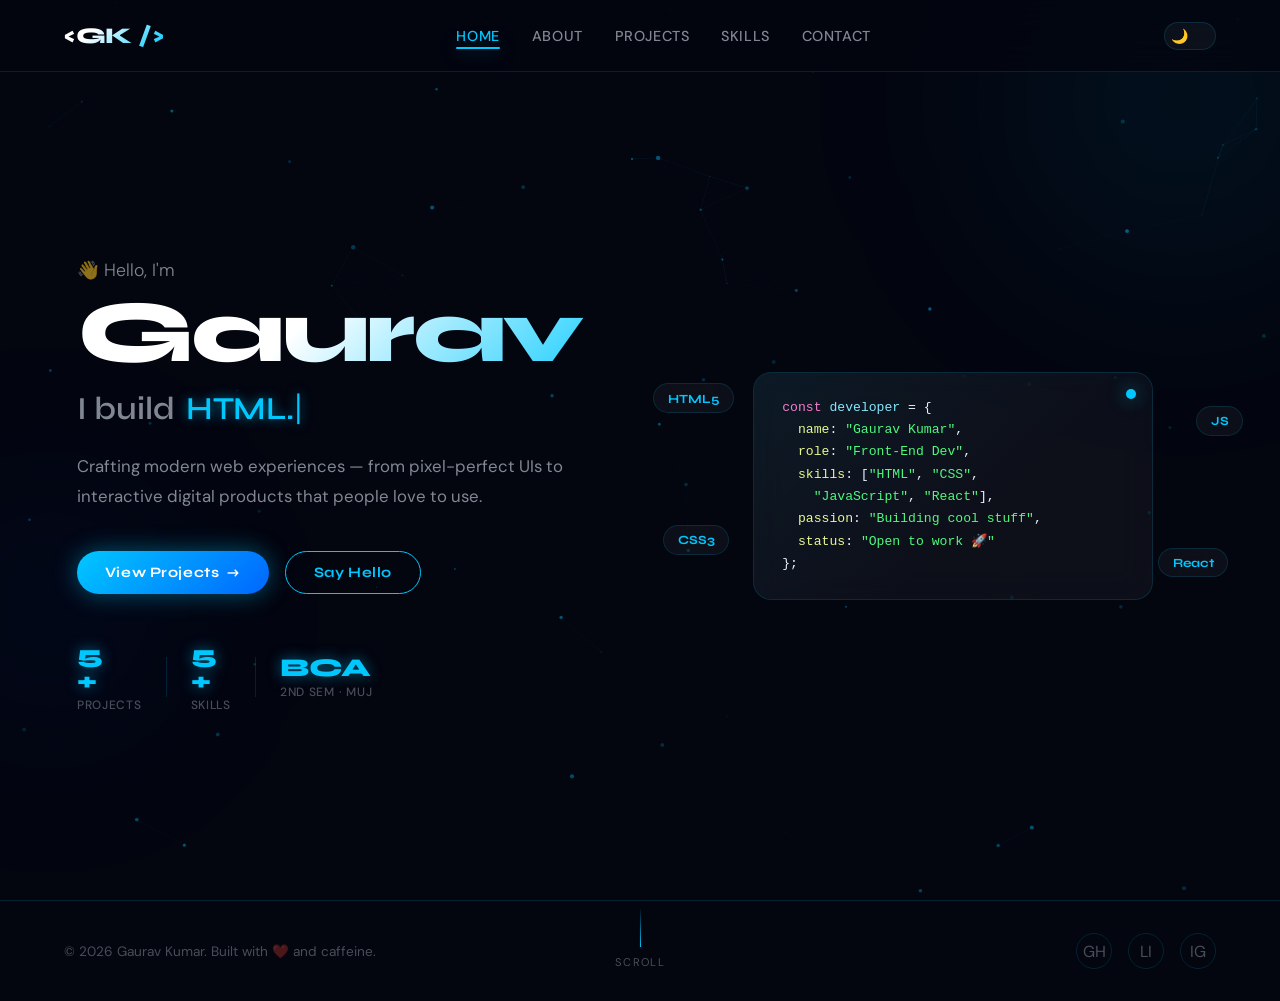
<file: index.html>
<!DOCTYPE html>
<html lang="en">
<head>
  <meta charset="UTF-8" />
  <meta name="viewport" content="width=device-width, initial-scale=1.0" />
  <title>Portfolio — Front-End Developer</title>
  <meta name="description" content="Front-End Developer Portfolio — Crafting modern web experiences" />
  <link rel="stylesheet" href="css/style.css" />
  <link rel="stylesheet" href="css/home.css" />
</head>
<body>

<!-- ── Decorative Orbs ── -->
<div class="orb orb-1"></div>
<div class="orb orb-2"></div>

<!-- ── Particle Canvas ── -->
<canvas id="particle-canvas"></canvas>

<!-- ── Navigation ── -->
<nav class="nav">
  <a href="index.html" class="nav__logo">&lt;GK /&gt;</a>
  <ul class="nav__links">
    <li><a href="index.html">Home</a></li>
    <li><a href="about.html">About</a></li>
    <li><a href="projects.html">Projects</a></li>
    <li><a href="skills.html">Skills</a></li>
    <li><a href="contact.html">Contact</a></li>
  </ul>
  <div style="display:flex;align-items:center;gap:1rem;">
    <button class="theme-toggle" aria-label="Toggle theme"></button>
    <div class="nav__burger" aria-label="Menu">
      <span></span><span></span><span></span>
    </div>
  </div>
</nav>

<!-- ── Hero Section ── -->
<div class="page-wrapper">
  <section class="hero">
    <div class="hero__content">
      <p class="hero__greeting reveal">👋 Hello, I'm</p>
      <h1 class="hero__name reveal reveal-delay-1">Gaurav</h1>

      <div class="hero__title-wrap reveal reveal-delay-2">
        <span class="hero__role">I build&nbsp;</span>
        <span class="typing-cursor">
          <span id="typed-text"></span><span class="cursor">|</span>
        </span>
      </div>

      <p class="hero__tagline reveal reveal-delay-3">
        Crafting modern web experiences — from pixel-perfect UIs to<br class="desktop-br"> interactive digital products that people love to use.
      </p>

      <div class="hero__cta reveal reveal-delay-4">
        <a href="projects.html" class="btn btn-primary"><span>View Projects</span> <span>→</span></a>
        <a href="contact.html" class="btn btn-outline">Say Hello</a>
      </div>

      <div class="hero__stats reveal reveal-delay-4">
        <div class="stat">
          <span class="stat__num" data-count="5">0</span><span class="stat__num">+</span>
          <span class="stat__label">Projects</span>
        </div>
        <div class="stat__divider"></div>
        <div class="stat">
          <span class="stat__num" data-count="5">0</span><span class="stat__num">+</span>
          <span class="stat__label">Skills</span>
        </div>
        <div class="stat__divider"></div>
        <div class="stat">
          <span class="stat__num">BCA</span>
          <span class="stat__label">2nd Sem · MUJ</span>
        </div>
      </div>
    </div>

    <!-- Floating card decoration -->
    <div class="hero__visual reveal reveal-delay-2">
      <div class="hero-card glass-card">
        <div class="hero-card__dot"></div>
        <pre class="hero-card__code"><span class="c-kw">const</span> <span class="c-var">developer</span> = {
  <span class="c-key">name</span>: <span class="c-str">"Gaurav Kumar"</span>,
  <span class="c-key">role</span>: <span class="c-str">"Front-End Dev"</span>,
  <span class="c-key">skills</span>: [<span class="c-str">"HTML"</span>, <span class="c-str">"CSS"</span>,
    <span class="c-str">"JavaScript"</span>, <span class="c-str">"React"</span>],
  <span class="c-key">passion</span>: <span class="c-str">"Building cool stuff"</span>,
  <span class="c-key">status</span>: <span class="c-str">"Open to work 🚀"</span>
};</pre>
      </div>

      <div class="badge-float badge-float--html glass-card">HTML5</div>
      <div class="badge-float badge-float--css glass-card">CSS3</div>
      <div class="badge-float badge-float--js glass-card">JS</div>
      <div class="badge-float badge-float--react glass-card">React</div>
    </div>
  </section>

  <!-- ── Scroll indicator ── -->
  <div class="scroll-indicator">
    <div class="scroll-indicator__line"></div>
    <span>Scroll</span>
  </div>

  <!-- ── Footer ── -->
  <footer class="footer">
    <span>© 2026 Gaurav Kumar. Built with ❤️ and caffeine.</span>
    <div class="footer__socials">
      <a href="https://github.com/Anamv007/" aria-label="GitHub">GH</a>
      <a href="https://www.linkedin.com/in/gaurav-kumar-1295933b7/" aria-label="LinkedIn">LI</a>
      <a href="https://www.instagram.com/1minutenightmaress/" aria-label="Instagram">IG</a>
    </div>
  </footer>
</div>

<script src="js/main.js"></script>
<script>
  // ── Typing Effect ──
  const words = ['HTML.', 'CSS.', 'JavaScript.', 'React.', 'Tailwind.'];
  let wIdx = 0, cIdx = 0, deleting = false;
  const el = document.getElementById('typed-text');

  function type() {
    const word = words[wIdx];
    if (!deleting) {
      el.textContent = word.slice(0, ++cIdx);
      if (cIdx === word.length) { deleting = true; return setTimeout(type, 1800); }
    } else {
      el.textContent = word.slice(0, --cIdx);
      if (cIdx === 0) { deleting = false; wIdx = (wIdx + 1) % words.length; }
    }
    setTimeout(type, deleting ? 60 : 100);
  }
  type();

  // ── Counter Animation ──
  function animateCounters() {
    document.querySelectorAll('.stat__num[data-count]').forEach(el => {
      const target = +el.dataset.count;
      let cur = 0;
      const step = () => {
        cur += Math.ceil(target / 30);
        if (cur >= target) { el.textContent = target; return; }
        el.textContent = cur;
        requestAnimationFrame(step);
      };
      step();
    });
  }
  // Trigger once hero is visible
  setTimeout(animateCounters, 600);
</script>
</body>
</html>
</file>
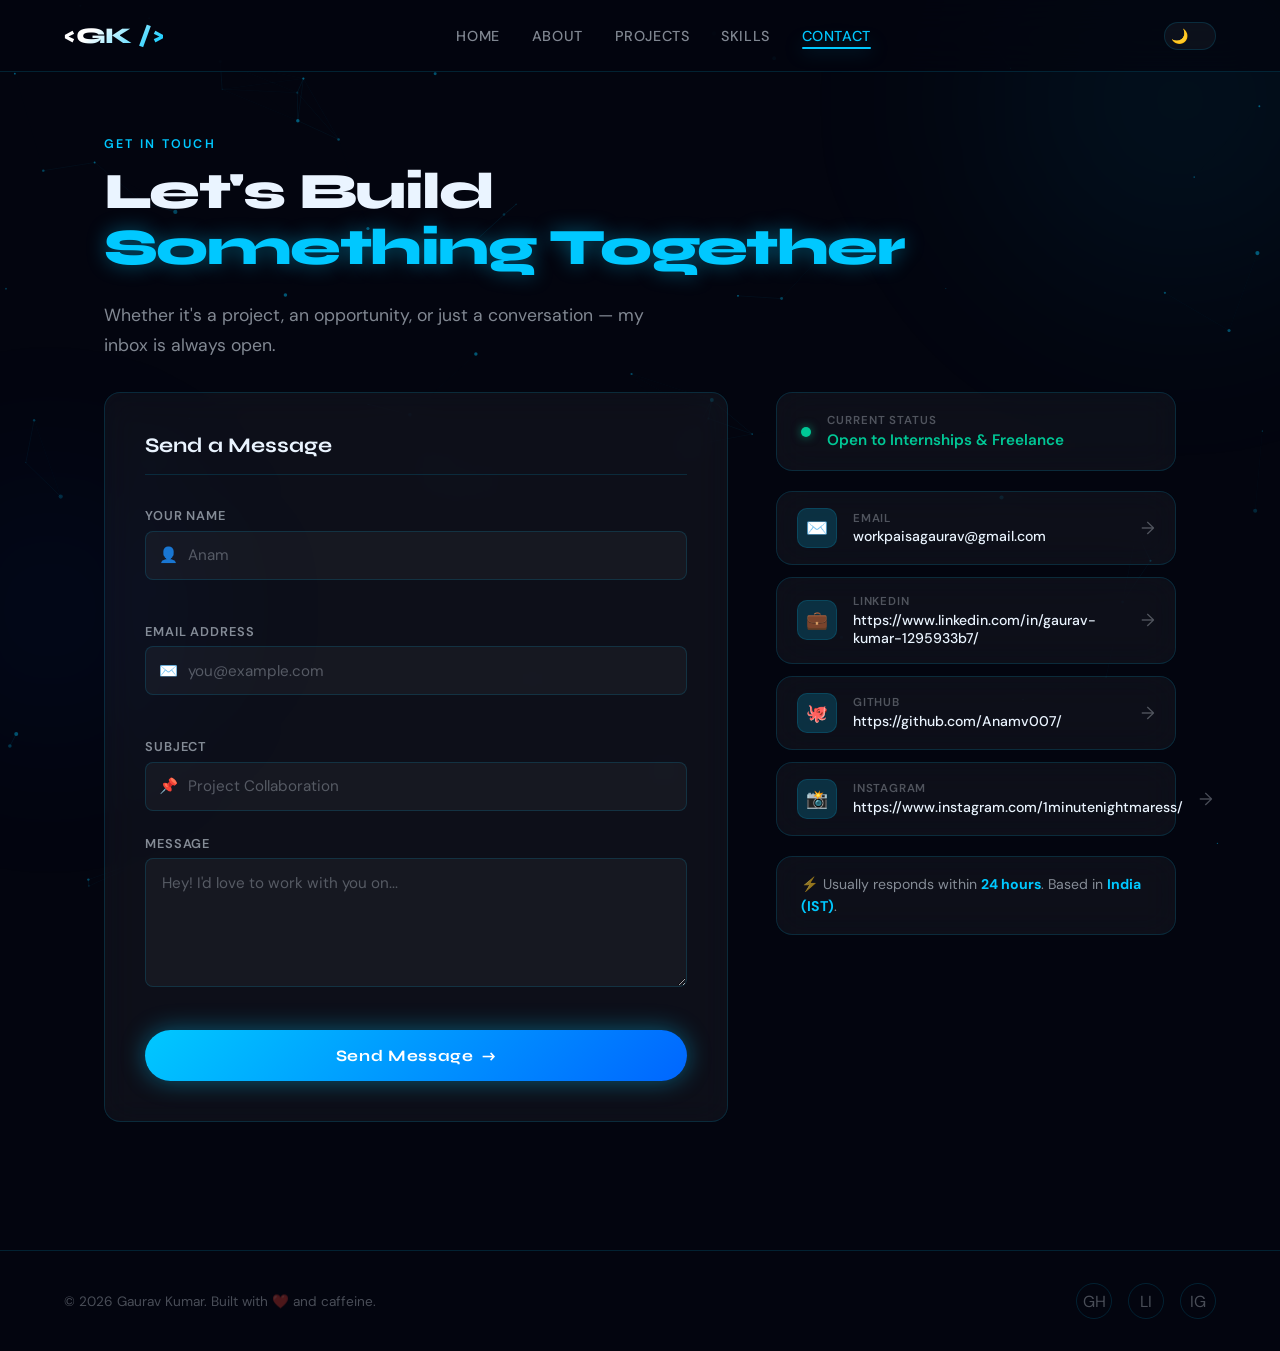
<file: contact.html>
<!DOCTYPE html>
<html lang="en">
<head>
  <meta charset="UTF-8" />
  <meta name="viewport" content="width=device-width, initial-scale=1.0" />
  <title>Contact — Portfolio</title>
  <link rel="stylesheet" href="css/style.css" />
  <link rel="stylesheet" href="css/contact.css" />
</head>
<body>
<div class="orb orb-1"></div>
<div class="orb orb-2"></div>
<canvas id="particle-canvas"></canvas>

<nav class="nav">
  <a href="index.html" class="nav__logo">&lt;GK /&gt;</a>
  <ul class="nav__links">
    <li><a href="index.html">Home</a></li>
    <li><a href="about.html">About</a></li>
    <li><a href="projects.html">Projects</a></li>
    <li><a href="skills.html">Skills</a></li>
    <li><a href="contact.html">Contact</a></li>
  </ul>
  <div style="display:flex;align-items:center;gap:1rem;">
    <button class="theme-toggle" aria-label="Toggle theme"></button>
    <div class="nav__burger"><span></span><span></span><span></span></div>
  </div>
</nav>

<div class="page-wrapper">

<!-- ── Hero ── -->
<section class="section contact-hero">
  <p class="section__label reveal">Get In Touch</p>
  <h1 class="section__title reveal reveal-delay-1">Let's Build<br><span class="neon-title">Something Together</span></h1>
  <p class="section__sub reveal reveal-delay-2">Whether it's a project, an opportunity, or just a conversation — my inbox is always open.</p>
</section>

<!-- ── Contact Layout ── -->
<section class="section contact-layout">

  <!-- Left: Form -->
  <div class="contact-form-wrap reveal">
    <div class="contact-form-card glass-card">
      <h2>Send a Message</h2>
      <form class="contact-form" id="contact-form" novalidate>

        <div class="form-group">
          <label for="name">Your Name</label>
          <div class="input-wrap">
            <span class="input-icon">👤</span>
            <input type="text" id="name" name="name" placeholder="Anam" required autocomplete="off" />
          </div>
          <span class="form-error" id="name-error"></span>
        </div>

        <div class="form-group">
          <label for="email">Email Address</label>
          <div class="input-wrap">
            <span class="input-icon">✉️</span>
            <input type="email" id="email" name="email" placeholder="you@example.com" required autocomplete="off" />
          </div>
          <span class="form-error" id="email-error"></span>
        </div>

        <div class="form-group">
          <label for="subject">Subject</label>
          <div class="input-wrap">
            <span class="input-icon">📌</span>
            <input type="text" id="subject" name="subject" placeholder="Project Collaboration" autocomplete="off" />
          </div>
        </div>

        <div class="form-group">
          <label for="message">Message</label>
          <div class="input-wrap textarea-wrap">
            <textarea id="message" name="message" rows="5" placeholder="Hey! I'd love to work with you on..." required></textarea>
          </div>
          <span class="form-error" id="message-error"></span>
        </div>

        <button type="submit" class="btn btn-primary btn-submit">
          <span id="submit-text">Send Message</span>
          <span id="submit-icon">→</span>
        </button>
      </form>

      <!-- Success Banner -->
      <div class="success-banner" id="success-banner">
        <span>🎉</span>
        <div>
          <strong>Message sent!</strong>
          <p>Thanks for reaching out — I'll get back to you soon.</p>
        </div>
      </div>
    </div>
  </div>

  <!-- Right: Info + Socials -->
  <div class="contact-info reveal reveal-delay-2">

    <!-- Availability badge -->
    <div class="availability-badge glass-card">
      <span class="avail-dot"></span>
      <div>
        <p class="avail-label">Current Status</p>
        <p class="avail-value">Open to Internships &amp; Freelance</p>
      </div>
    </div>

    <!-- Contact Links -->
    <div class="contact-links">
      <a href="mailto:hello@yourname.dev" class="contact-link glass-card">
        <div class="contact-link__icon">✉️</div>
        <div>
          <p class="contact-link__label">Email</p>
          <p class="contact-link__value">workpaisagaurav@gmail.com</p>
        </div>
        <span class="contact-link__arrow">→</span>
      </a>
      <a href="https://www.linkedin.com/in/gaurav-kumar-1295933b7/" class="contact-link glass-card">
        <div class="contact-link__icon">💼</div>
        <div>
          <p class="contact-link__label">LinkedIn</p>
          <p class="contact-link__value">https://www.linkedin.com/in/gaurav-kumar-1295933b7/</p>
        </div>
        <span class="contact-link__arrow">→</span>
      </a>
      <a href="https://github.com/Anamv007/" class="contact-link glass-card">
        <div class="contact-link__icon">🐙</div>
        <div>
          <p class="contact-link__label">GitHub</p>
          <p class="contact-link__value">https://github.com/Anamv007/</p>
        </div>
        <span class="contact-link__arrow">→</span>
      </a>
      <a href="https://www.instagram.com/1minutenightmaress/" class="contact-link glass-card">
        <div class="contact-link__icon">📸</div>
        <div>
          <p class="contact-link__label">Instagram</p>
          <p class="contact-link__value">https://www.instagram.com/1minutenightmaress/</p>
        </div>
        <span class="contact-link__arrow">→</span>
      </a>
    </div>

    <!-- Fun CTA -->
    <div class="fun-note glass-card">
      <p>⚡ Usually responds within <strong>24 hours</strong>. Based in <strong>India (IST)</strong>.</p>
    </div>
  </div>

</section>

<footer class="footer">
  <span>© 2026 Gaurav Kumar. Built with ❤️ and caffeine.</span>
  <div class="footer__socials">
    <a href="https://github.com/Anamv007/" aria-label="GitHub">GH</a>
      <a href="https://www.linkedin.com/in/gaurav-kumar-1295933b7/" aria-label="LinkedIn">LI</a>
      <a href="https://www.instagram.com/1minutenightmaress/" aria-label="Instagram">IG</a>
  </div>
</footer>
</div>

<script src="js/main.js"></script>
<script src="js/contact.js"></script>
</body>
</html>
</file>
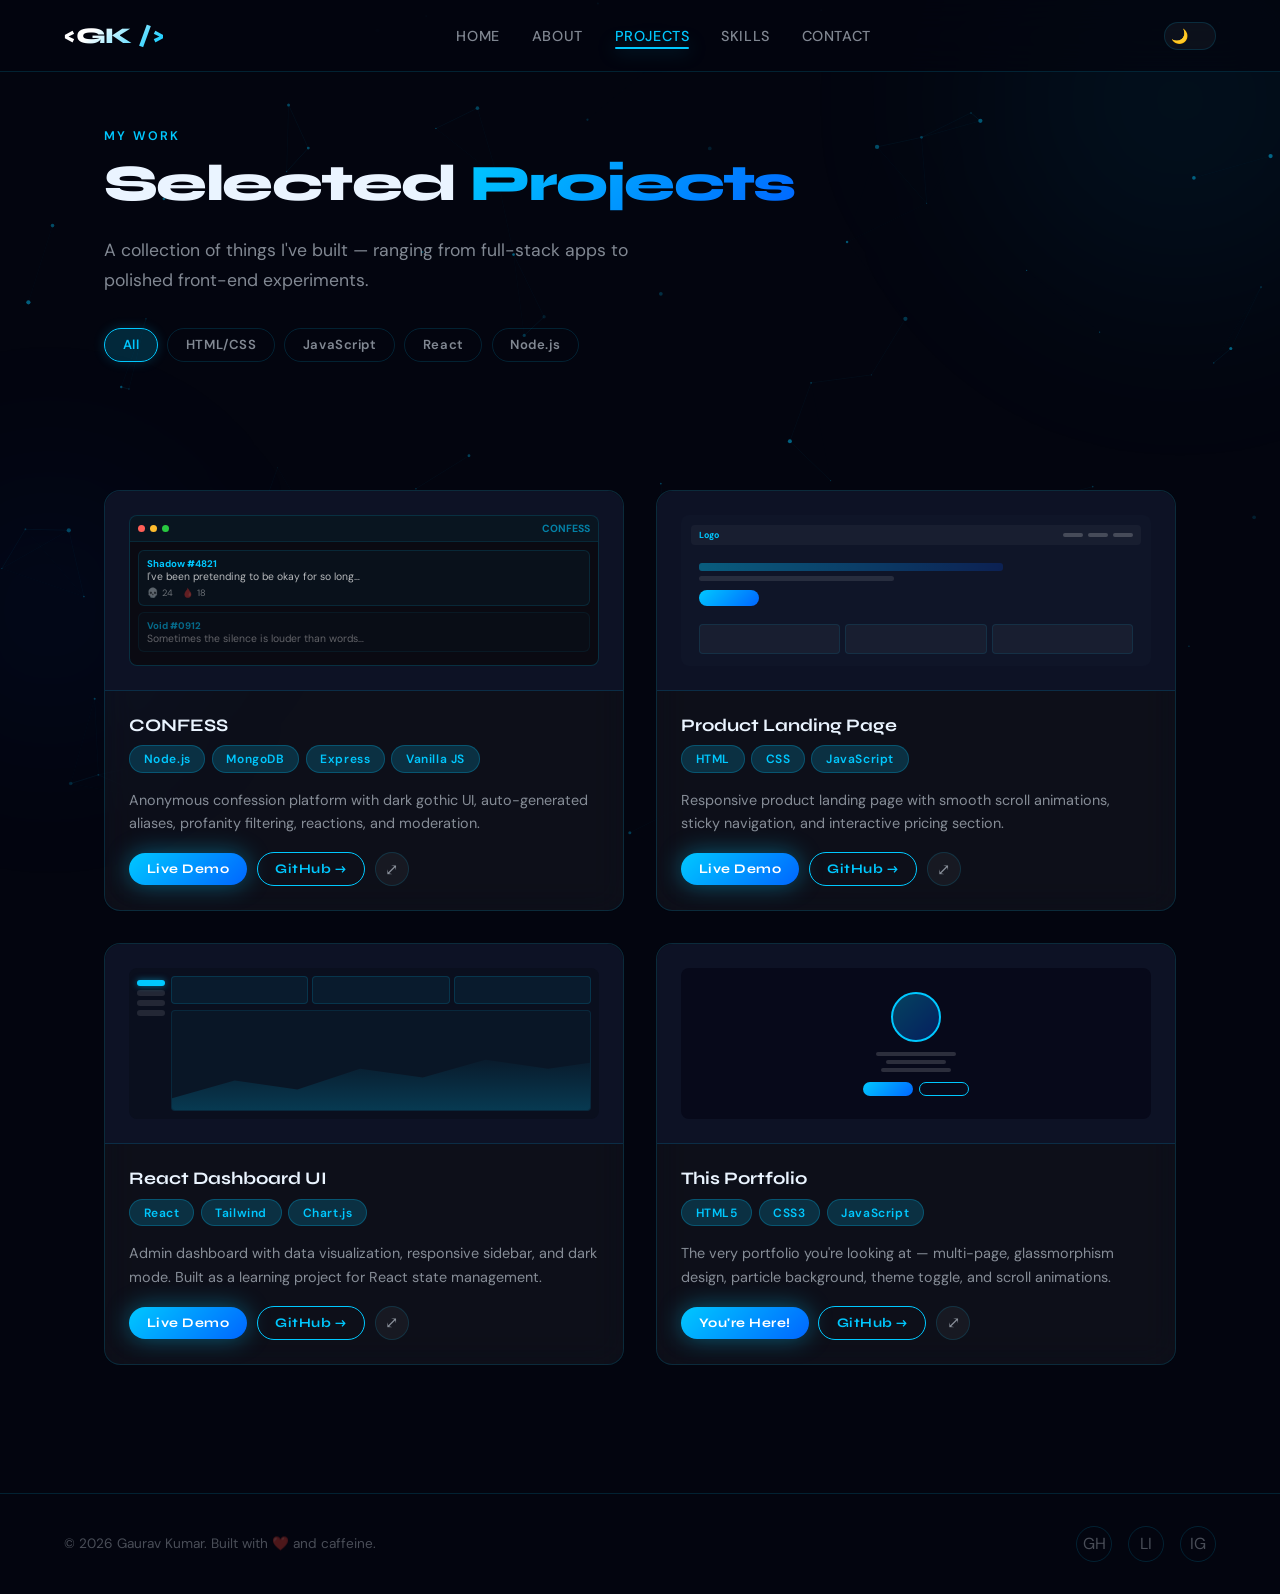
<file: projects.html>
<!DOCTYPE html>
<html lang="en">
<head>
  <meta charset="UTF-8" />
  <meta name="viewport" content="width=device-width, initial-scale=1.0" />
  <title>Projects — Portfolio</title>
  <link rel="stylesheet" href="css/style.css" />
  <link rel="stylesheet" href="css/projects.css" />
</head>
<body>
<div class="orb orb-1"></div>
<div class="orb orb-2"></div>
<canvas id="particle-canvas"></canvas>

<nav class="nav">
  <a href="index.html" class="nav__logo">&lt;GK /&gt;</a>
  <ul class="nav__links">
    <li><a href="index.html">Home</a></li>
    <li><a href="about.html">About</a></li>
    <li><a href="projects.html">Projects</a></li>
    <li><a href="skills.html">Skills</a></li>
    <li><a href="contact.html">Contact</a></li>
  </ul>
  <div style="display:flex;align-items:center;gap:1rem;">
    <button class="theme-toggle" aria-label="Toggle theme"></button>
    <div class="nav__burger"><span></span><span></span><span></span></div>
  </div>
</nav>

<div class="page-wrapper">
<section class="section projects-header">
  <p class="section__label reveal">My Work</p>
  <h1 class="section__title reveal reveal-delay-1">Selected <span class="highlight-text">Projects</span></h1>
  <p class="section__sub reveal reveal-delay-2">A collection of things I've built — ranging from full-stack apps to polished front-end experiments.</p>

  <!-- Filter Chips -->
  <div class="filter-chips reveal reveal-delay-3">
    <button class="filter-chip active" data-filter="all">All</button>
    <button class="filter-chip" data-filter="html">HTML/CSS</button>
    <button class="filter-chip" data-filter="js">JavaScript</button>
    <button class="filter-chip" data-filter="react">React</button>
    <button class="filter-chip" data-filter="node">Node.js</button>
  </div>
</section>

<!-- ── Project Grid ── -->
<section class="section projects-grid-section">
  <div class="projects-grid" id="projects-grid">

    <!-- CONFESS -->
    <div class="project-card glass-card reveal" data-tags="node js html" data-index="0">
      <div class="project-card__preview">
        <div class="project-card__mockup confess-mockup">
          <div class="mock-header">
            <span class="mock-dot red"></span>
            <span class="mock-dot yellow"></span>
            <span class="mock-dot green"></span>
            <span class="mock-title">CONFESS</span>
          </div>
          <div class="mock-body">
            <div class="mock-post">
              <span class="mock-alias">Shadow #4821</span>
              <p>I've been pretending to be okay for so long…</p>
              <div class="mock-reactions">💀 24 &nbsp; 🩸 18</div>
            </div>
            <div class="mock-post mock-post--dim">
              <span class="mock-alias">Void #0912</span>
              <p>Sometimes the silence is louder than words…</p>
            </div>
          </div>
        </div>
      </div>
      <div class="project-card__info">
        <div class="project-card__meta">
          <h3 class="project-card__title">CONFESS</h3>
          <div class="project-card__tags">
            <span class="chip">Node.js</span>
            <span class="chip">MongoDB</span>
            <span class="chip">Express</span>
            <span class="chip">Vanilla JS</span>
          </div>
        </div>
        <p class="project-card__desc">Anonymous confession platform with dark gothic UI, auto-generated aliases, profanity filtering, reactions, and moderation.</p>
        <div class="project-card__actions">
          <a href="#" class="btn btn-primary btn--sm"><span>Live Demo</span></a>
          <a href="#" class="btn btn-outline btn--sm">GitHub →</a>
          <button class="btn-icon" onclick="openModal(0)" aria-label="More info">⤢</button>
        </div>
      </div>
    </div>

    <!-- Landing Page -->
    <div class="project-card glass-card reveal reveal-delay-1" data-tags="html js" data-index="1">
      <div class="project-card__preview">
        <div class="project-card__mockup landing-mockup">
          <div class="mock-nav-bar">
            <span>Logo</span>
            <div class="mock-nav-items"><span></span><span></span><span></span></div>
          </div>
          <div class="mock-hero-block">
            <div class="mock-hero-text"></div>
            <div class="mock-hero-text mock-hero-text--sm"></div>
            <div class="mock-cta-btn"></div>
          </div>
          <div class="mock-cards-row">
            <div class="mock-mini-card"></div>
            <div class="mock-mini-card"></div>
            <div class="mock-mini-card"></div>
          </div>
        </div>
      </div>
      <div class="project-card__info">
        <div class="project-card__meta">
          <h3 class="project-card__title">Product Landing Page</h3>
          <div class="project-card__tags">
            <span class="chip">HTML</span>
            <span class="chip">CSS</span>
            <span class="chip">JavaScript</span>
          </div>
        </div>
        <p class="project-card__desc">Responsive product landing page with smooth scroll animations, sticky navigation, and interactive pricing section.</p>
        <div class="project-card__actions">
          <a href="https://anamv007.github.io/ImportedFood_Heena-Enterprises/" class="btn btn-primary btn--sm"><span>Live Demo</span></a>
          <a href="https://github.com/Anamv007/ImportedFood_Heena-Enterprises" class="btn btn-outline btn--sm">GitHub →</a>
          <button class="btn-icon" onclick="openModal(1)" aria-label="More info">⤢</button>
        </div>
      </div>
    </div>

    <!-- React Dashboard -->
    <div class="project-card glass-card reveal reveal-delay-2" data-tags="react js" data-index="2">
      <div class="project-card__preview">
        <div class="project-card__mockup dashboard-mockup">
          <div class="dash-sidebar">
            <div class="dash-menu-item active"></div>
            <div class="dash-menu-item"></div>
            <div class="dash-menu-item"></div>
            <div class="dash-menu-item"></div>
          </div>
          <div class="dash-content">
            <div class="dash-stats-row">
              <div class="dash-stat-card"></div>
              <div class="dash-stat-card"></div>
              <div class="dash-stat-card"></div>
            </div>
            <div class="dash-chart"></div>
          </div>
        </div>
      </div>
      <div class="project-card__info">
        <div class="project-card__meta">
          <h3 class="project-card__title">React Dashboard UI</h3>
          <div class="project-card__tags">
            <span class="chip">React</span>
            <span class="chip">Tailwind</span>
            <span class="chip">Chart.js</span>
          </div>
        </div>
        <p class="project-card__desc">Admin dashboard with data visualization, responsive sidebar, and dark mode. Built as a learning project for React state management.</p>
        <div class="project-card__actions">
          <a href="https://anamv007.github.io/AuthVault/" class="btn btn-primary btn--sm"><span>Live Demo</span></a>
          <a href="https://github.com/Anamv007/AuthVault" class="btn btn-outline btn--sm">GitHub →</a>
          <button class="btn-icon" onclick="openModal(2)" aria-label="More info">⤢</button>
        </div>
      </div>
    </div>

    <!-- Portfolio Website -->
    <div class="project-card glass-card reveal reveal-delay-1" data-tags="html js" data-index="3">
      <div class="project-card__preview">
        <div class="project-card__mockup portfolio-mockup">
          <div class="pm-circle"></div>
          <div class="pm-lines">
            <div></div><div></div><div></div>
          </div>
          <div class="pm-btns">
            <div class="pm-btn"></div>
            <div class="pm-btn pm-btn--outline"></div>
          </div>
        </div>
      </div>
      <div class="project-card__info">
        <div class="project-card__meta">
          <h3 class="project-card__title">This Portfolio</h3>
          <div class="project-card__tags">
            <span class="chip">HTML5</span>
            <span class="chip">CSS3</span>
            <span class="chip">JavaScript</span>
          </div>
        </div>
        <p class="project-card__desc">The very portfolio you're looking at — multi-page, glassmorphism design, particle background, theme toggle, and scroll animations.</p>
        <div class="project-card__actions">
          <a href="index.html" class="btn btn-primary btn--sm"><span>You're Here!</span></a>
          <a href="https://github.com/Anamv007/Gaurav-dev-portfolio" class="btn btn-outline btn--sm">GitHub →</a>
          <button class="btn-icon" onclick="openModal(3)" aria-label="More info">⤢</button>
        </div>
      </div>
    </div>

  </div><!-- /projects-grid -->
</section>

<!-- ── Modal ── -->
<div class="modal-overlay" id="modal-overlay" onclick="closeModal()">
  <div class="modal glass-card" id="modal" onclick="event.stopPropagation()">
    <button class="modal__close" onclick="closeModal()">✕</button>
    <div id="modal-content"></div>
  </div>
</div>

<footer class="footer">
  <span>© 2026 Gaurav Kumar. Built with ❤️ and caffeine.</span>
  <div class="footer__socials">
   <a href="https://github.com/Anamv007/" aria-label="GitHub">GH</a>
      <a href="https://www.linkedin.com/in/gaurav-kumar-1295933b7/" aria-label="LinkedIn">LI</a>
      <a href="https://www.instagram.com/1minutenightmaress/" aria-label="Instagram">IG</a>
  </div>
</footer>
</div><!-- /page-wrapper -->

<script src="js/main.js"></script>
<script src="js/projects.js"></script>
</body>
</html>
</file>
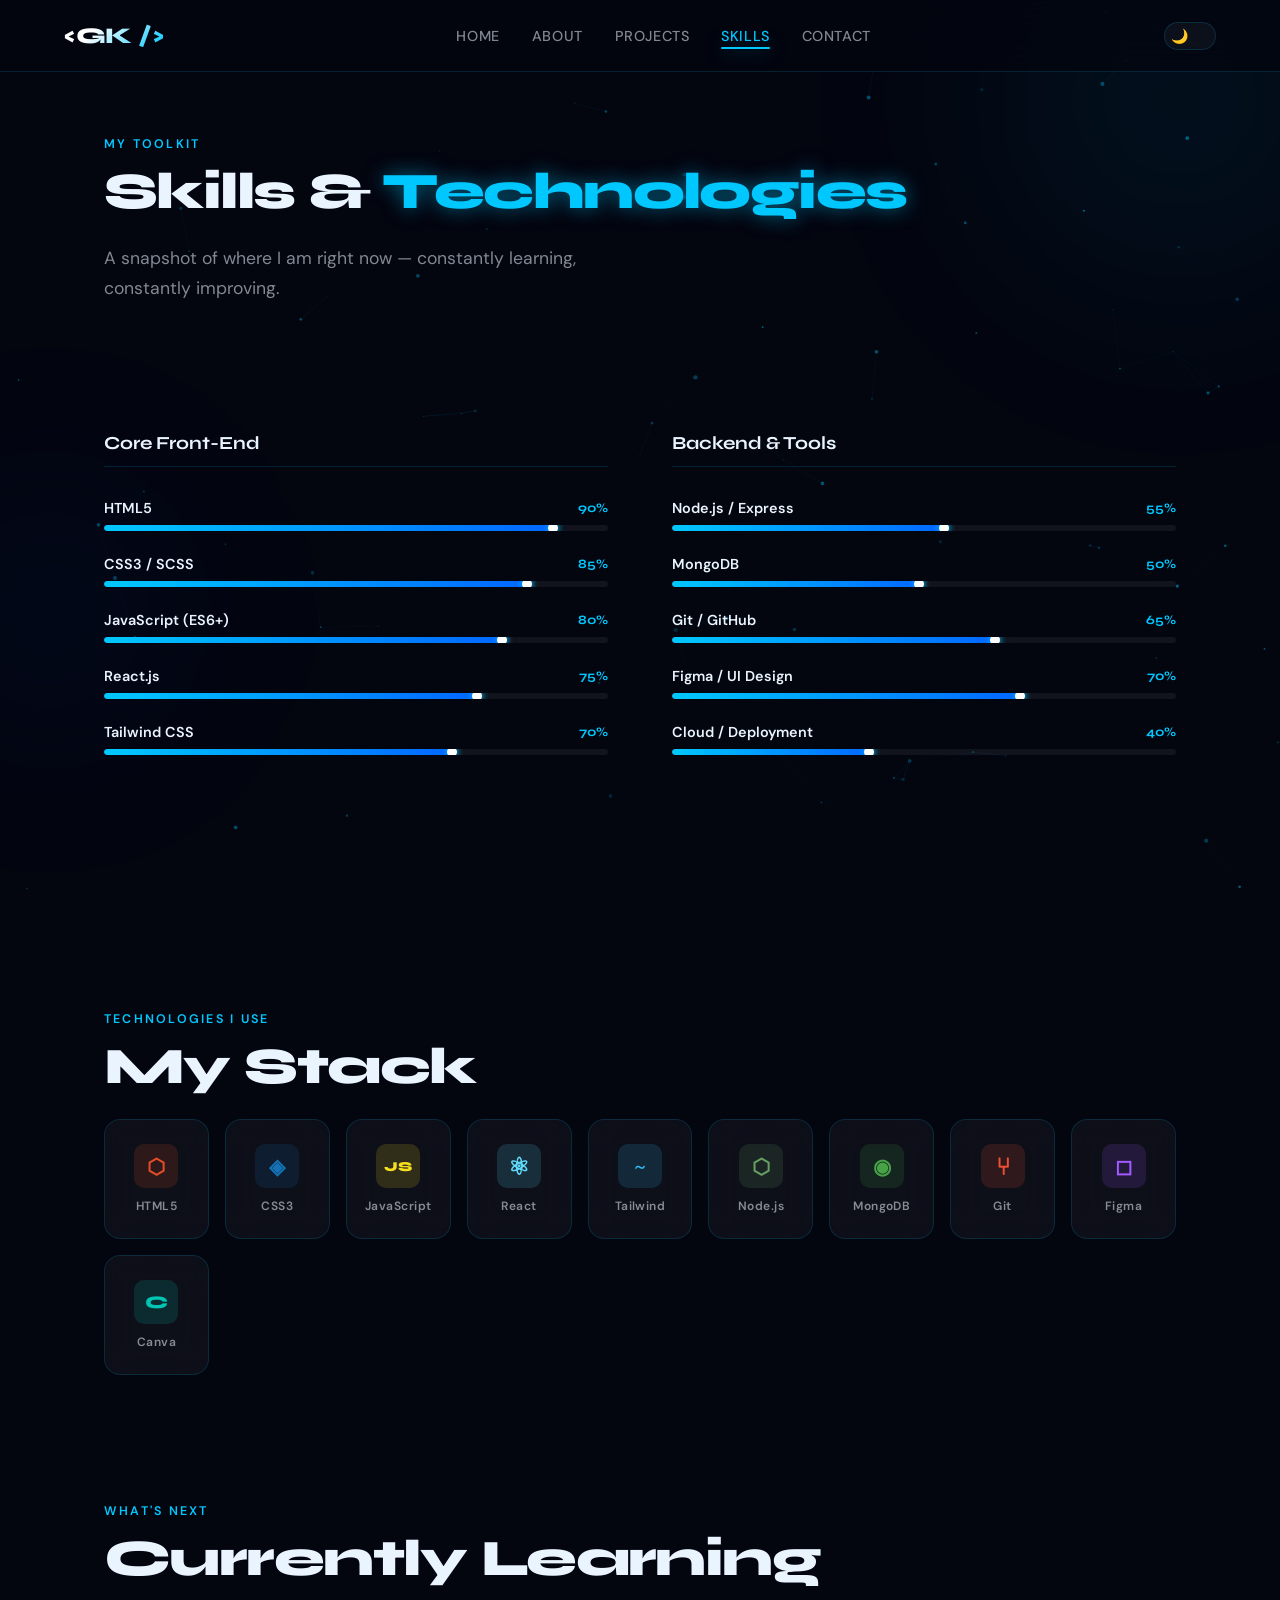
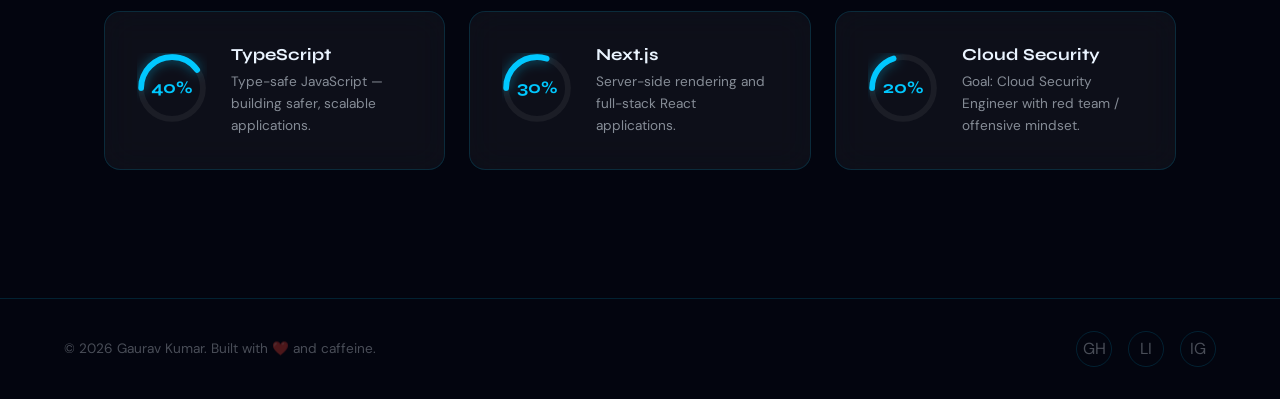
<file: skills.html>
<!DOCTYPE html>
<html lang="en">
<head>
  <meta charset="UTF-8" />
  <meta name="viewport" content="width=device-width, initial-scale=1.0" />
  <title>Skills — Portfolio</title>
  <link rel="stylesheet" href="css/style.css" />
  <link rel="stylesheet" href="css/skills.css" />
</head>
<body>
<div class="orb orb-1"></div>
<div class="orb orb-2"></div>
<canvas id="particle-canvas"></canvas>

<nav class="nav">
  <a href="index.html" class="nav__logo">&lt;GK /&gt;</a>
  <ul class="nav__links">
    <li><a href="index.html">Home</a></li>
    <li><a href="about.html">About</a></li>
    <li><a href="projects.html">Projects</a></li>
    <li><a href="skills.html">Skills</a></li>
    <li><a href="contact.html">Contact</a></li>
  </ul>
  <div style="display:flex;align-items:center;gap:1rem;">
    <button class="theme-toggle" aria-label="Toggle theme"></button>
    <div class="nav__burger"><span></span><span></span><span></span></div>
  </div>
</nav>

<div class="page-wrapper">

<!-- ── Hero ── -->
<section class="section skills-header">
  <p class="section__label reveal">My Toolkit</p>
  <h1 class="section__title reveal reveal-delay-1">Skills &amp; <span class="glow-text">Technologies</span></h1>
  <p class="section__sub reveal reveal-delay-2">A snapshot of where I am right now — constantly learning, constantly improving.</p>
</section>

<!-- ── Skill Bars ── -->
<section class="section skills-bars-section">
  <div class="skills-bars-grid">
    <!-- Left: Core Frontend -->
    <div class="skills-column reveal">
      <h2 class="skills-column__title">Core Front-End</h2>
      <div class="skill-bars">

        <div class="skill-bar" data-level="90">
          <div class="skill-bar__header">
            <span class="skill-bar__name">HTML5</span>
            <span class="skill-bar__pct">90%</span>
          </div>
          <div class="skill-bar__track">
            <div class="skill-bar__fill" style="--target: 90%"></div>
          </div>
        </div>

        <div class="skill-bar" data-level="85">
          <div class="skill-bar__header">
            <span class="skill-bar__name">CSS3 / SCSS</span>
            <span class="skill-bar__pct">85%</span>
          </div>
          <div class="skill-bar__track">
            <div class="skill-bar__fill" style="--target: 85%"></div>
          </div>
        </div>

        <div class="skill-bar" data-level="80">
          <div class="skill-bar__header">
            <span class="skill-bar__name">JavaScript (ES6+)</span>
            <span class="skill-bar__pct">80%</span>
          </div>
          <div class="skill-bar__track">
            <div class="skill-bar__fill" style="--target: 80%"></div>
          </div>
        </div>

        <div class="skill-bar" data-level="75">
          <div class="skill-bar__header">
            <span class="skill-bar__name">React.js</span>
            <span class="skill-bar__pct">75%</span>
          </div>
          <div class="skill-bar__track">
            <div class="skill-bar__fill" style="--target: 75%"></div>
          </div>
        </div>

        <div class="skill-bar" data-level="70">
          <div class="skill-bar__header">
            <span class="skill-bar__name">Tailwind CSS</span>
            <span class="skill-bar__pct">70%</span>
          </div>
          <div class="skill-bar__track">
            <div class="skill-bar__fill" style="--target: 70%"></div>
          </div>
        </div>

      </div>
    </div>

    <!-- Right: Backend + Tools -->
    <div class="skills-column reveal reveal-delay-2">
      <h2 class="skills-column__title">Backend &amp; Tools</h2>
      <div class="skill-bars">

        <div class="skill-bar" data-level="55">
          <div class="skill-bar__header">
            <span class="skill-bar__name">Node.js / Express</span>
            <span class="skill-bar__pct">55%</span>
          </div>
          <div class="skill-bar__track">
            <div class="skill-bar__fill" style="--target: 55%"></div>
          </div>
        </div>

        <div class="skill-bar" data-level="50">
          <div class="skill-bar__header">
            <span class="skill-bar__name">MongoDB</span>
            <span class="skill-bar__pct">50%</span>
          </div>
          <div class="skill-bar__track">
            <div class="skill-bar__fill" style="--target: 50%"></div>
          </div>
        </div>

        <div class="skill-bar" data-level="65">
          <div class="skill-bar__header">
            <span class="skill-bar__name">Git / GitHub</span>
            <span class="skill-bar__pct">65%</span>
          </div>
          <div class="skill-bar__track">
            <div class="skill-bar__fill" style="--target: 65%"></div>
          </div>
        </div>

        <div class="skill-bar" data-level="70">
          <div class="skill-bar__header">
            <span class="skill-bar__name">Figma / UI Design</span>
            <span class="skill-bar__pct">70%</span>
          </div>
          <div class="skill-bar__track">
            <div class="skill-bar__fill" style="--target: 70%"></div>
          </div>
        </div>

        <div class="skill-bar" data-level="40">
          <div class="skill-bar__header">
            <span class="skill-bar__name">Cloud / Deployment</span>
            <span class="skill-bar__pct">40%</span>
          </div>
          <div class="skill-bar__track">
            <div class="skill-bar__fill" style="--target: 40%"></div>
          </div>
        </div>

      </div>
    </div>
  </div>
</section>

<!-- ── Tech Icon Grid ── -->
<section class="section">
  <p class="section__label reveal">Technologies I Use</p>
  <h2 class="section__title reveal reveal-delay-1">My Stack</h2>
  <div class="tech-grid">
    <div class="tech-item glass-card reveal" style="--delay:0.05s">
      <div class="tech-item__icon html-icon">⬡</div>
      <span>HTML5</span>
    </div>
    <div class="tech-item glass-card reveal" style="--delay:0.1s">
      <div class="tech-item__icon css-icon">◈</div>
      <span>CSS3</span>
    </div>
    <div class="tech-item glass-card reveal" style="--delay:0.15s">
      <div class="tech-item__icon js-icon">JS</div>
      <span>JavaScript</span>
    </div>
    <div class="tech-item glass-card reveal" style="--delay:0.2s">
      <div class="tech-item__icon react-icon">⚛</div>
      <span>React</span>
    </div>
    <div class="tech-item glass-card reveal" style="--delay:0.25s">
      <div class="tech-item__icon tw-icon">~</div>
      <span>Tailwind</span>
    </div>
    <div class="tech-item glass-card reveal" style="--delay:0.3s">
      <div class="tech-item__icon node-icon">⬡</div>
      <span>Node.js</span>
    </div>
    <div class="tech-item glass-card reveal" style="--delay:0.35s">
      <div class="tech-item__icon mongo-icon">◉</div>
      <span>MongoDB</span>
    </div>
    <div class="tech-item glass-card reveal" style="--delay:0.4s">
      <div class="tech-item__icon git-icon">⑂</div>
      <span>Git</span>
    </div>
    <div class="tech-item glass-card reveal" style="--delay:0.45s">
      <div class="tech-item__icon figma-icon">◻</div>
      <span>Figma</span>
    </div>
    <div class="tech-item glass-card reveal" style="--delay:0.5s">
      <div class="tech-item__icon canva-icon">C</div>
      <span>Canva</span>
    </div>
  </div>
</section>

<!-- ── Currently Learning ── -->
<section class="section learning-section">
  <p class="section__label reveal">What's Next</p>
  <h2 class="section__title reveal reveal-delay-1">Currently Learning</h2>
  <div class="learning-grid">
    <div class="learn-card glass-card reveal">
      <div class="learn-card__progress">
        <svg viewBox="0 0 36 36" class="circular-chart">
          <path class="circle-bg" d="M18 2.0845 a 15.9155 15.9155 0 0 1 0 31.831 a 15.9155 15.9155 0 0 1 0 -31.831"/>
          <path class="circle" stroke-dasharray="40, 100" d="M18 2.0845 a 15.9155 15.9155 0 0 1 0 31.831 a 15.9155 15.9155 0 0 1 0 -31.831"/>
          <text x="18" y="20.35" class="percentage">40%</text>
        </svg>
      </div>
      <div>
        <h3>TypeScript</h3>
        <p>Type-safe JavaScript — building safer, scalable applications.</p>
      </div>
    </div>
    <div class="learn-card glass-card reveal reveal-delay-1">
      <div class="learn-card__progress">
        <svg viewBox="0 0 36 36" class="circular-chart">
          <path class="circle-bg" d="M18 2.0845 a 15.9155 15.9155 0 0 1 0 31.831 a 15.9155 15.9155 0 0 1 0 -31.831"/>
          <path class="circle" stroke-dasharray="30, 100" d="M18 2.0845 a 15.9155 15.9155 0 0 1 0 31.831 a 15.9155 15.9155 0 0 1 0 -31.831"/>
          <text x="18" y="20.35" class="percentage">30%</text>
        </svg>
      </div>
      <div>
        <h3>Next.js</h3>
        <p>Server-side rendering and full-stack React applications.</p>
      </div>
    </div>
    <div class="learn-card glass-card reveal reveal-delay-2">
      <div class="learn-card__progress">
        <svg viewBox="0 0 36 36" class="circular-chart">
          <path class="circle-bg" d="M18 2.0845 a 15.9155 15.9155 0 0 1 0 31.831 a 15.9155 15.9155 0 0 1 0 -31.831"/>
          <path class="circle" stroke-dasharray="20, 100" d="M18 2.0845 a 15.9155 15.9155 0 0 1 0 31.831 a 15.9155 15.9155 0 0 1 0 -31.831"/>
          <text x="18" y="20.35" class="percentage">20%</text>
        </svg>
      </div>
      <div>
        <h3>Cloud Security</h3>
        <p>Goal: Cloud Security Engineer with red team / offensive mindset.</p>
      </div>
    </div>
  </div>
</section>

<footer class="footer">
  <span>© 2026 Gaurav Kumar. Built with ❤️ and caffeine.</span>
  <div class="footer__socials">
   <a href="https://github.com/Anamv007/" aria-label="GitHub">GH</a>
      <a href="https://www.linkedin.com/in/gaurav-kumar-1295933b7/" aria-label="LinkedIn">LI</a>
      <a href="https://www.instagram.com/1minutenightmaress/" aria-label="Instagram">IG</a>
  </div>
</footer>
</div>

<script src="js/main.js"></script>
<script>
  // ── Animate skill bars on scroll ──
  const bars = document.querySelectorAll('.skill-bar__fill');
  const barObserver = new IntersectionObserver((entries) => {
    entries.forEach(e => {
      if (e.isIntersecting) {
        e.target.style.width = e.target.style.getPropertyValue('--target');
        barObserver.unobserve(e.target);
      }
    });
  }, { threshold: 0.3 });
  bars.forEach(b => barObserver.observe(b));

  // Apply individual reveal delays from CSS custom property
  document.querySelectorAll('.tech-item').forEach(el => {
    el.style.transitionDelay = el.style.getPropertyValue('--delay') || '0s';
  });
</script>
</body>
</html>
</file>
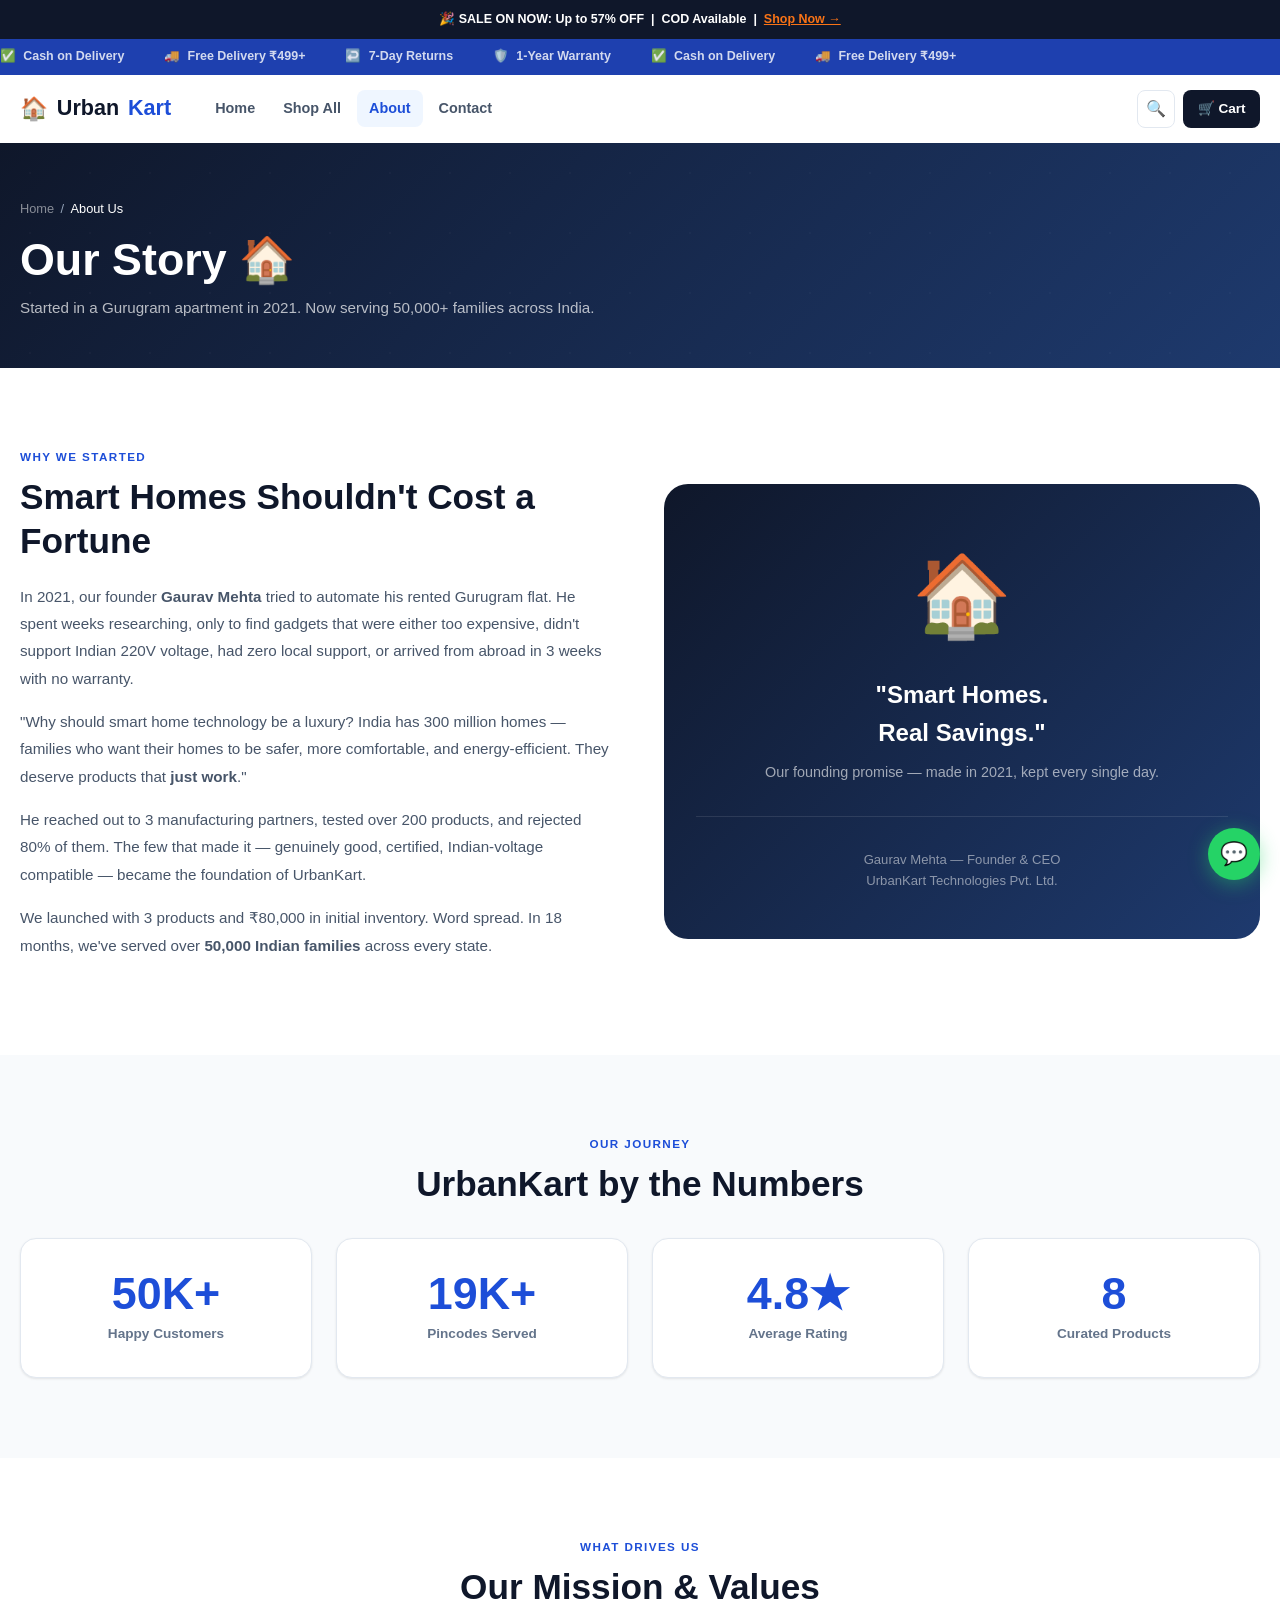
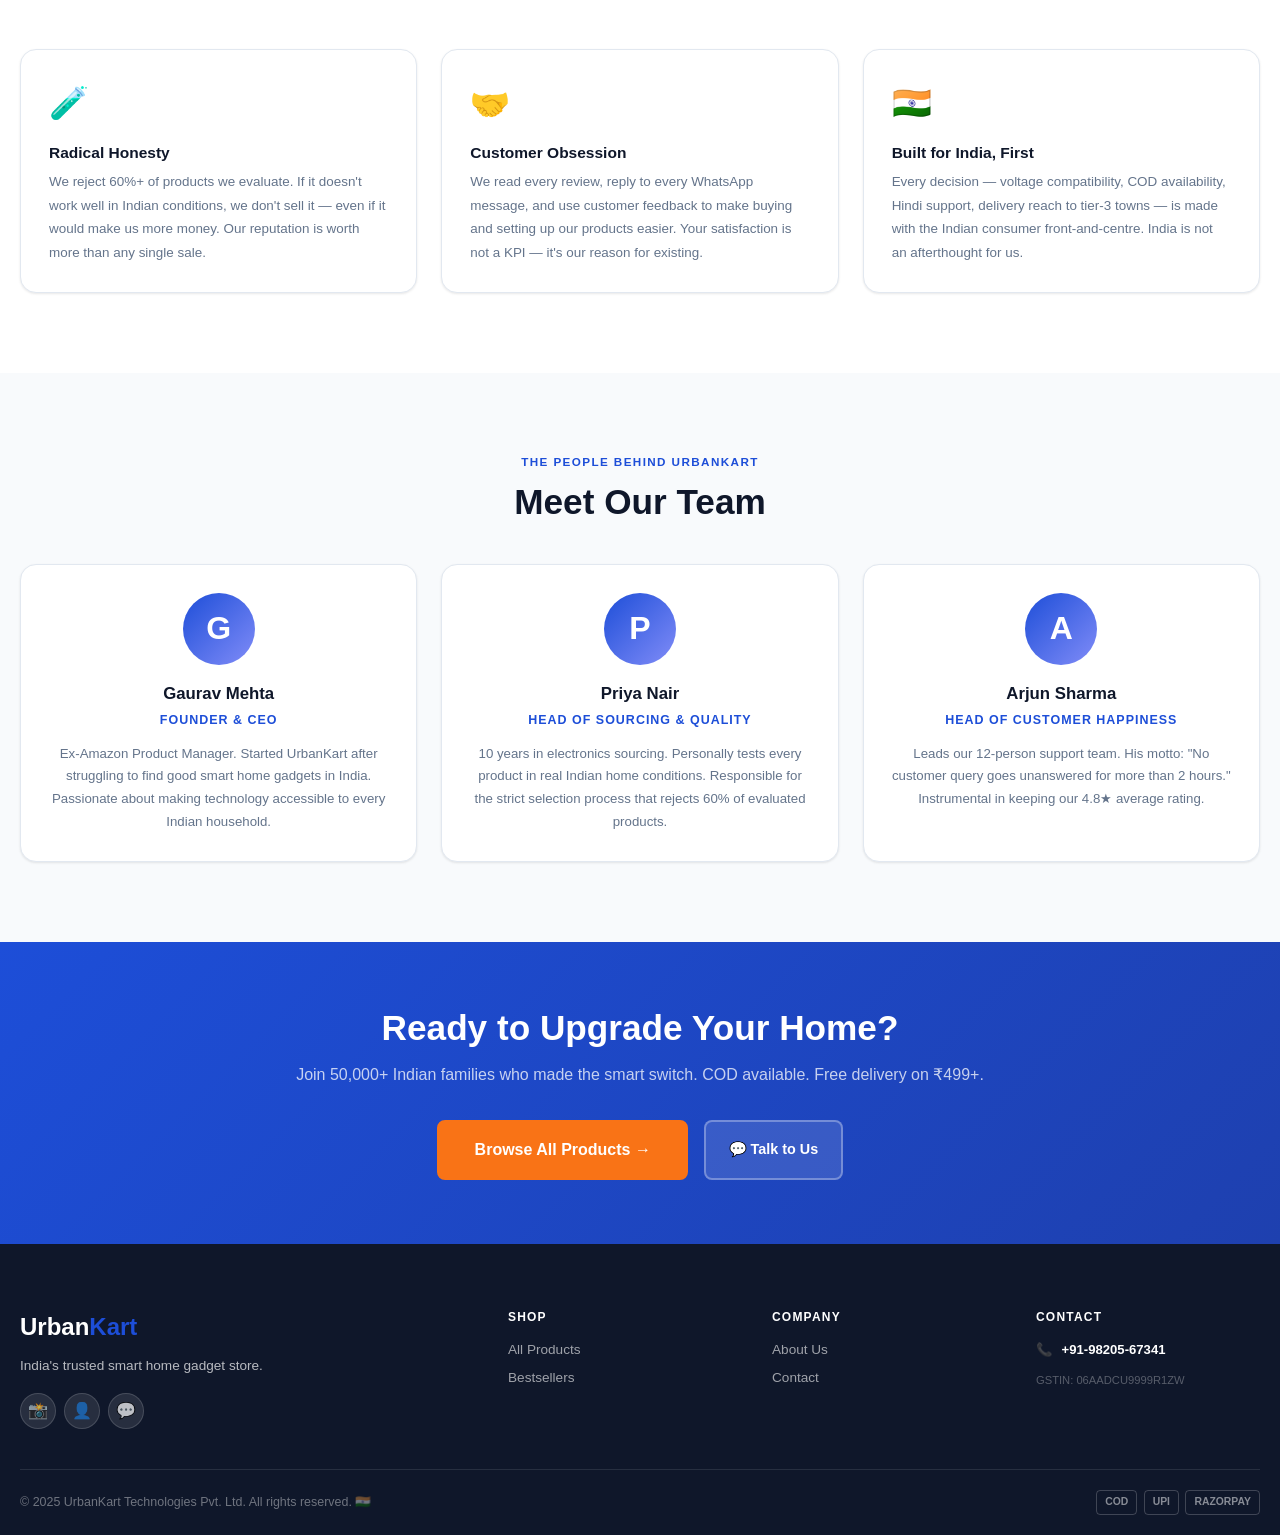
<file: store/about.html>
<!DOCTYPE html>
<html lang="en">
<head>
  <meta charset="UTF-8" />
  <meta name="viewport" content="width=device-width, initial-scale=1.0" />
  <title>About Us — UrbanKart Smart Home Gadgets India</title>
  <meta name="description" content="UrbanKart was founded in 2021 to bring genuinely good smart home gadgets to Indian homes — at honest prices. 50,000+ happy customers. COD available." />
  <link rel="icon" href="data:image/svg+xml,<svg xmlns='http://www.w3.org/2000/svg' viewBox='0 0 100 100'><text y='.9em' font-size='90'>🏠</text></svg>" />
  <link rel="stylesheet" href="css/main.css" />
  <link rel="stylesheet" href="css/home.css" />
</head>
<body>

<div class="announcement-bar">🎉 <strong>SALE ON NOW:</strong> Up to 57% OFF &nbsp;|&nbsp; COD Available &nbsp;|&nbsp; <a href="products.html">Shop Now →</a></div>

<div class="trust-strip">
  <div class="trust-strip__inner">
    <span class="trust-strip__item">✅ <span>Cash on Delivery</span></span>
    <span class="trust-strip__item">🚚 <span>Free Delivery ₹499+</span></span>
    <span class="trust-strip__item">↩️ <span>7-Day Returns</span></span>
    <span class="trust-strip__item">🛡️ <span>1-Year Warranty</span></span>
    <span class="trust-strip__item">✅ <span>Cash on Delivery</span></span>
    <span class="trust-strip__item">🚚 <span>Free Delivery ₹499+</span></span>
  </div>
</div>

<nav class="nav">
  <div class="nav__inner">
    <a href="index.html" class="nav__logo"><div class="nav__logo-icon">🏠</div>Urban<span>Kart</span></a>
    <ul class="nav__links">
      <li><a href="index.html">Home</a></li>
      <li><a href="products.html">Shop All</a></li>
      <li><a href="about.html" class="active">About</a></li>
      <li><a href="contact.html">Contact</a></li>
    </ul>
    <div class="nav__actions">
      <button class="nav__icon-btn" data-search-open>🔍</button>
      <a href="cart.html" class="nav__cart-btn">🛒 Cart <span class="cart-badge" style="display:none">0</span></a>
      <button class="nav__burger"><span></span><span></span><span></span></button>
    </div>
  </div>
</nav>

<div class="page-hero">
  <div class="container">
    <nav class="breadcrumb" style="color:rgba(255,255,255,.5);padding:.5rem 0 .75rem;">
      <a href="index.html" style="color:rgba(255,255,255,.5);">Home</a><span>/</span><span style="color:white;">About Us</span>
    </nav>
    <h1>Our Story 🏠</h1>
    <p>Started in a Gurugram apartment in 2021. Now serving 50,000+ families across India.</p>
  </div>
</div>

<section class="section">
  <div class="container">
    <div style="display:grid;grid-template-columns:1fr 1fr;gap:3rem;align-items:center;" class="about-2col">
      <div class="about-story reveal">
        <span class="section__eyebrow">Why We Started</span>
        <h2 style="margin-bottom:1.25rem;">Smart Homes Shouldn't Cost a Fortune</h2>
        <p>In 2021, our founder <strong>Gaurav Mehta</strong> tried to automate his rented Gurugram flat. He spent weeks researching, only to find gadgets that were either too expensive, didn't support Indian 220V voltage, had zero local support, or arrived from abroad in 3 weeks with no warranty.</p>
        <p>"Why should smart home technology be a luxury? India has 300 million homes — families who want their homes to be safer, more comfortable, and energy-efficient. They deserve products that <strong>just work</strong>."</p>
        <p>He reached out to 3 manufacturing partners, tested over 200 products, and rejected 80% of them. The few that made it — genuinely good, certified, Indian-voltage compatible — became the foundation of UrbanKart.</p>
        <p>We launched with 3 products and ₹80,000 in initial inventory. Word spread. In 18 months, we've served over <strong>50,000 Indian families</strong> across every state.</p>
      </div>
      <div class="reveal reveal-delay-1">
        <div style="background:linear-gradient(135deg,#0f172a,#1e3a6e);border-radius:var(--radius-xl);padding:3rem 2rem;text-align:center;color:white;">
          <div style="font-size:5rem;margin-bottom:1rem;">🏠</div>
          <div style="font-size:1.5rem;font-weight:900;margin-bottom:.5rem;">"Smart Homes.<br/>Real Savings."</div>
          <div style="color:rgba(255,255,255,.6);font-size:.9rem;">Our founding promise — made in 2021, kept every single day.</div>
          <div style="margin-top:2rem;padding-top:2rem;border-top:1px solid rgba(255,255,255,.1);font-size:.82rem;color:rgba(255,255,255,.5);">
            Gaurav Mehta — Founder & CEO<br/>UrbanKart Technologies Pvt. Ltd.
          </div>
        </div>
      </div>
    </div>
  </div>
</section>

<!-- Milestones -->
<section class="section" style="background:var(--gray-50);">
  <div class="container">
    <div class="text-center" style="margin-bottom:2rem;">
      <span class="section__eyebrow">Our Journey</span>
      <h2>UrbanKart by the Numbers</h2>
    </div>
    <div class="milestone-grid">
      <div class="milestone-card reveal">
        <div class="milestone-card__num">50K+</div>
        <div class="milestone-card__label">Happy Customers</div>
      </div>
      <div class="milestone-card reveal reveal-delay-1">
        <div class="milestone-card__num">19K+</div>
        <div class="milestone-card__label">Pincodes Served</div>
      </div>
      <div class="milestone-card reveal reveal-delay-2">
        <div class="milestone-card__num">4.8★</div>
        <div class="milestone-card__label">Average Rating</div>
      </div>
      <div class="milestone-card reveal reveal-delay-3">
        <div class="milestone-card__num">8</div>
        <div class="milestone-card__label">Curated Products</div>
      </div>
    </div>
  </div>
</section>

<!-- Mission + Values -->
<section class="section">
  <div class="container">
    <div class="text-center" style="margin-bottom:2.5rem;">
      <span class="section__eyebrow">What Drives Us</span>
      <h2>Our Mission & Values</h2>
    </div>
    <div class="why-grid">
      <div class="why-card reveal">
        <div class="why-card__icon">🧪</div>
        <h4 class="why-card__title">Radical Honesty</h4>
        <p class="why-card__desc">We reject 60%+ of products we evaluate. If it doesn't work well in Indian conditions, we don't sell it — even if it would make us more money. Our reputation is worth more than any single sale.</p>
      </div>
      <div class="why-card reveal reveal-delay-1">
        <div class="why-card__icon">🤝</div>
        <h4 class="why-card__title">Customer Obsession</h4>
        <p class="why-card__desc">We read every review, reply to every WhatsApp message, and use customer feedback to make buying and setting up our products easier. Your satisfaction is not a KPI — it's our reason for existing.</p>
      </div>
      <div class="why-card reveal reveal-delay-2">
        <div class="why-card__icon">🇮🇳</div>
        <h4 class="why-card__title">Built for India, First</h4>
        <p class="why-card__desc">Every decision — voltage compatibility, COD availability, Hindi support, delivery reach to tier-3 towns — is made with the Indian consumer front-and-centre. India is not an afterthought for us.</p>
      </div>
    </div>
  </div>
</section>

<!-- Team -->
<section class="section" style="background:var(--gray-50);">
  <div class="container">
    <div class="text-center" style="margin-bottom:2.5rem;">
      <span class="section__eyebrow">The People Behind UrbanKart</span>
      <h2>Meet Our Team</h2>
    </div>
    <div class="team-grid">
      <div class="team-card reveal">
        <div class="team-card__avatar">G</div>
        <div class="team-card__name">Gaurav Mehta</div>
        <div class="team-card__role">Founder & CEO</div>
        <p class="team-card__bio">Ex-Amazon Product Manager. Started UrbanKart after struggling to find good smart home gadgets in India. Passionate about making technology accessible to every Indian household.</p>
      </div>
      <div class="team-card reveal reveal-delay-1">
        <div class="team-card__avatar">P</div>
        <div class="team-card__name">Priya Nair</div>
        <div class="team-card__role">Head of Sourcing & Quality</div>
        <p class="team-card__bio">10 years in electronics sourcing. Personally tests every product in real Indian home conditions. Responsible for the strict selection process that rejects 60% of evaluated products.</p>
      </div>
      <div class="team-card reveal reveal-delay-2">
        <div class="team-card__avatar">A</div>
        <div class="team-card__name">Arjun Sharma</div>
        <div class="team-card__role">Head of Customer Happiness</div>
        <p class="team-card__bio">Leads our 12-person support team. His motto: "No customer query goes unanswered for more than 2 hours." Instrumental in keeping our 4.8★ average rating.</p>
      </div>
    </div>
  </div>
</section>

<!-- CTA -->
<section style="background:linear-gradient(135deg,var(--primary),#1e40af);padding:4rem 0;text-align:center;">
  <div class="container">
    <h2 style="color:white;margin-bottom:.75rem;">Ready to Upgrade Your Home?</h2>
    <p style="color:rgba(255,255,255,.75);margin-bottom:2rem;font-size:1rem;">Join 50,000+ Indian families who made the smart switch. COD available. Free delivery on ₹499+.</p>
    <div style="display:flex;gap:1rem;justify-content:center;flex-wrap:wrap;">
      <a href="products.html" class="btn btn-accent btn-xl">Browse All Products →</a>
      <a href="contact.html" class="btn" style="background:rgba(255,255,255,.12);color:white;border:2px solid rgba(255,255,255,.3);">💬 Talk to Us</a>
    </div>
  </div>
</section>

<footer class="footer">
  <div class="container">
    <div class="footer__grid">
      <div>
        <div class="footer__brand-name">Urban<span>Kart</span></div>
        <p class="footer__tagline">India's trusted smart home gadget store.</p>
        <div class="footer__socials" style="margin-top:1rem;">
          <a class="footer__social" href="#">📸</a>
          <a class="footer__social" href="#">👤</a>
          <a class="footer__social" href="https://wa.me/919820567341">💬</a>
        </div>
      </div>
      <div>
        <div class="footer__col-title">Shop</div>
        <div class="footer__links"><a href="products.html">All Products</a><a href="index.html#bestsellers">Bestsellers</a></div>
      </div>
      <div>
        <div class="footer__col-title">Company</div>
        <div class="footer__links"><a href="about.html">About Us</a><a href="contact.html">Contact</a></div>
      </div>
      <div>
        <div class="footer__col-title">Contact</div>
        <div class="footer__contact-item"><span>📞</span><div><strong>+91-98205-67341</strong></div></div>
        <div class="footer__gst">GSTIN: 06AADCU9999R1ZW</div>
      </div>
    </div>
    <div class="footer__bottom">
      <div>© 2025 UrbanKart Technologies Pvt. Ltd. All rights reserved. 🇮🇳</div>
      <div class="footer__payments">
        <span class="footer__payment-badge">COD</span>
        <span class="footer__payment-badge">UPI</span>
        <span class="footer__payment-badge">RAZORPAY</span>
      </div>
    </div>
  </div>
</footer>

<button class="back-to-top">↑</button>
<a class="whatsapp-float" href="https://wa.me/919820567341" target="_blank" rel="noopener">💬</a>

<div class="search-modal" id="searchModal">
  <div class="search-modal__box">
    <div class="search-modal__input-wrap">
      <input class="search-modal__input" type="search" id="searchInput" placeholder="Search products..." autocomplete="off" />
      <button class="search-modal__close" id="searchClose">✕</button>
    </div>
    <div class="search-results" id="searchResults"></div>
  </div>
</div>

<script src="js/products-data.js"></script>
<script src="js/main.js"></script>

<!-- About 2-col responsive -->
<style>
@media (max-width: 768px) { .about-2col { grid-template-columns: 1fr !important; } }
</style>
</body>
</html>
</file>
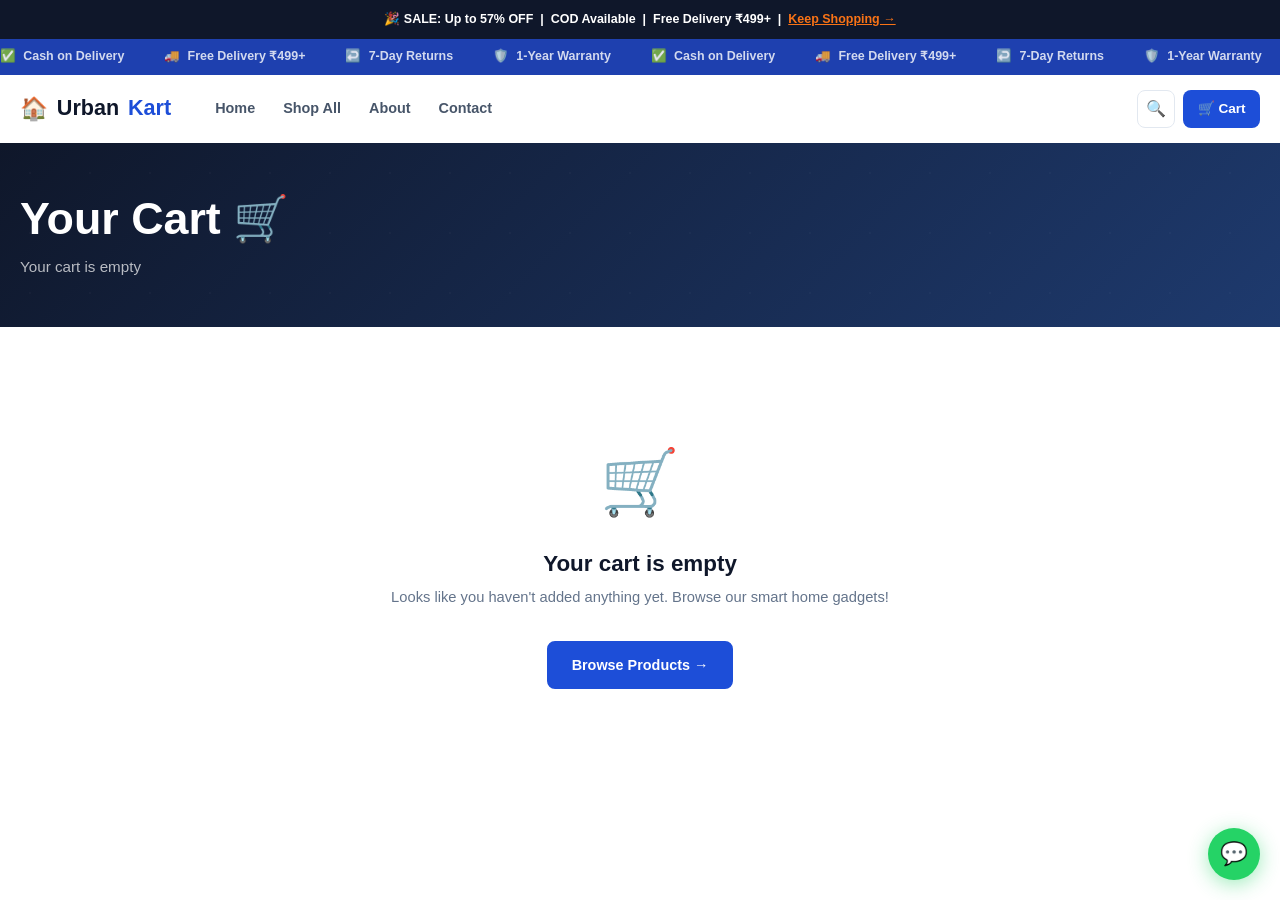
<file: store/cart.html>
<!DOCTYPE html>
<html lang="en">
<head>
  <meta charset="UTF-8" />
  <meta name="viewport" content="width=device-width, initial-scale=1.0" />
  <title>Your Cart — UrbanKart</title>
  <link rel="icon" href="data:image/svg+xml,<svg xmlns='http://www.w3.org/2000/svg' viewBox='0 0 100 100'><text y='.9em' font-size='90'>🏠</text></svg>" />
  <link rel="stylesheet" href="css/main.css" />
  <link rel="stylesheet" href="css/shop.css" />
</head>
<body>

<div class="announcement-bar">🎉 <strong>SALE:</strong> Up to 57% OFF &nbsp;|&nbsp; COD Available &nbsp;|&nbsp; Free Delivery ₹499+ &nbsp;|&nbsp; <a href="products.html">Keep Shopping →</a></div>

<div class="trust-strip">
  <div class="trust-strip__inner">
    <span class="trust-strip__item">✅ <span>Cash on Delivery</span></span>
    <span class="trust-strip__item">🚚 <span>Free Delivery ₹499+</span></span>
    <span class="trust-strip__item">↩️ <span>7-Day Returns</span></span>
    <span class="trust-strip__item">🛡️ <span>1-Year Warranty</span></span>
    <span class="trust-strip__item">✅ <span>Cash on Delivery</span></span>
    <span class="trust-strip__item">🚚 <span>Free Delivery ₹499+</span></span>
    <span class="trust-strip__item">↩️ <span>7-Day Returns</span></span>
    <span class="trust-strip__item">🛡️ <span>1-Year Warranty</span></span>
  </div>
</div>

<nav class="nav">
  <div class="nav__inner">
    <a href="index.html" class="nav__logo"><div class="nav__logo-icon">🏠</div>Urban<span>Kart</span></a>
    <ul class="nav__links">
      <li><a href="index.html">Home</a></li>
      <li><a href="products.html">Shop All</a></li>
      <li><a href="about.html">About</a></li>
      <li><a href="contact.html">Contact</a></li>
    </ul>
    <div class="nav__actions">
      <button class="nav__icon-btn" data-search-open>🔍</button>
      <a href="cart.html" class="nav__cart-btn" style="background:var(--primary);">🛒 Cart <span class="cart-badge" style="display:none">0</span></a>
      <button class="nav__burger"><span></span><span></span><span></span></button>
    </div>
  </div>
</nav>

<div class="page-hero">
  <div class="container">
    <h1>Your Cart 🛒</h1>
    <p id="cart-hero-sub">Review your items before checkout</p>
  </div>
</div>

<section class="section-sm">
  <div class="container">

    <!-- Empty Cart -->
    <div id="cart-empty" style="display:none;" class="empty-state">
      <div class="empty-state__icon">🛒</div>
      <h3>Your cart is empty</h3>
      <p>Looks like you haven't added anything yet. Browse our smart home gadgets!</p>
      <a href="products.html" class="btn btn-primary" style="margin-top:1rem;">Browse Products →</a>
    </div>

    <!-- Cart with items -->
    <div id="cart-content" style="display:none;">
      <div class="cart-layout">
        <!-- Left: items -->
        <div>
          <div class="card">
            <div class="card-header">
              🛒 Cart Items &nbsp;<span id="cart-item-count" style="font-size:.8rem;font-weight:600;color:var(--gray-500);"></span>
            </div>
            <div class="card-body" style="padding:0;">
              <table class="cart-table" style="width:100%;border-collapse:collapse;" id="cart-table">
                <thead>
                  <tr>
                    <th colspan="2" style="text-align:left;">Product</th>
                    <th>Price</th>
                    <th>Quantity</th>
                    <th>Total</th>
                  </tr>
                </thead>
                <tbody id="cart-tbody"></tbody>
              </table>
            </div>
          </div>

          <!-- Coupon -->
          <div class="card" style="margin-top:1rem;">
            <div class="card-header">🏷️ Have a Coupon?</div>
            <div class="card-body">
              <div class="coupon-form">
                <input class="form-input" id="coupon-input" placeholder="Enter coupon code (try WELCOME10)" />
                <button class="btn btn-outline" onclick="applyCoupon()">Apply</button>
              </div>
              <div id="coupon-msg" style="margin-top:.5rem;font-size:.82rem;"></div>
            </div>
          </div>

          <div style="margin-top:1rem;display:flex;align-items:center;justify-content:space-between;flex-wrap:wrap;gap:.5rem;">
            <a href="products.html" class="btn btn-ghost btn-sm">← Continue Shopping</a>
            <button class="btn btn-ghost btn-sm" onclick="clearCartAll()" style="color:var(--danger);border-color:var(--danger);">🗑 Clear Cart</button>
          </div>
        </div>

        <!-- Right: summary -->
        <div>
          <div class="order-summary">
            <div class="order-summary__title">Order Summary</div>
            <div class="order-summary__row">
              <span>Subtotal (<span id="summary-count">0</span> items)</span>
              <span id="summary-subtotal">₹0</span>
            </div>
            <div class="order-summary__row">
              <span>Delivery</span>
              <span id="summary-delivery" style="color:var(--success);font-weight:700;">FREE</span>
            </div>
            <div class="order-summary__row" id="discount-row" style="display:none;">
              <span>Coupon Discount</span>
              <span id="summary-discount" style="color:var(--success);font-weight:700;"></span>
            </div>
            <div class="order-summary__row total">
              <span>Total (incl. GST)</span>
              <span id="summary-total">₹0</span>
            </div>
            <div class="order-summary__saving" id="saving-box" style="margin-top:.75rem;display:none;">
              🎉 You're saving <strong id="saving-amount"></strong> on this order!
            </div>
            <a href="checkout.html" class="btn btn-accent btn-full btn-lg" id="checkout-btn" style="margin-top:1.25rem;">
              Proceed to Checkout →
            </a>
            <div style="text-align:center;margin-top:.75rem;">
              <span style="font-size:.78rem;color:var(--gray-500);">✅ COD Available &nbsp;|&nbsp; 🔒 Secure Checkout</span>
            </div>

            <!-- Trust signals -->
            <div style="margin-top:1rem;padding-top:1rem;border-top:1px solid var(--gray-100);">
              <div style="font-size:.78rem;color:var(--gray-500);display:flex;flex-direction:column;gap:.35rem;">
                <span>🚚 Free delivery on orders above ₹499</span>
                <span>↩️ 7-day hassle-free returns</span>
                <span>🛡️ 1-year warranty on all products</span>
                <span>🏛️ GST invoice included</span>
              </div>
            </div>
          </div>

          <!-- Payment methods -->
          <div class="card" style="margin-top:1rem;">
            <div class="card-body" style="padding:.85rem 1rem;">
              <div style="font-size:.78rem;font-weight:700;color:var(--gray-500);margin-bottom:.5rem;text-transform:uppercase;letter-spacing:.07em;">Accepted Payments</div>
              <div style="display:flex;gap:.4rem;flex-wrap:wrap;">
                <span class="footer__payment-badge" style="color:var(--dark);border-color:var(--gray-300);">COD</span>
                <span class="footer__payment-badge" style="color:var(--dark);border-color:var(--gray-300);">UPI</span>
                <span class="footer__payment-badge" style="color:var(--dark);border-color:var(--gray-300);">VISA</span>
                <span class="footer__payment-badge" style="color:var(--dark);border-color:var(--gray-300);">MC</span>
                <span class="footer__payment-badge" style="color:var(--dark);border-color:var(--gray-300);">RAZORPAY</span>
              </div>
            </div>
          </div>
        </div>
      </div>
    </div>
  </div>
</section>

<div class="search-modal" id="searchModal">
  <div class="search-modal__box">
    <div class="search-modal__input-wrap">
      <input class="search-modal__input" type="search" id="searchInput" placeholder="Search products..." autocomplete="off" />
      <button class="search-modal__close" id="searchClose">✕</button>
    </div>
    <div class="search-results" id="searchResults"></div>
  </div>
</div>

<button class="back-to-top">↑</button>
<a class="whatsapp-float" href="https://wa.me/919820567341" target="_blank" rel="noopener">💬</a>

<script src="js/products-data.js"></script>
<script src="js/main.js"></script>
<script>
'use strict';

const COUPONS = {
  WELCOME10: 10,
  URBAN15:   15,
  SAVE20:    20,
  INDIA10:   10,
};
let _couponPct = 0;

function renderCart() {
  const cart = getCart();

  if (!cart.length) {
    document.getElementById('cart-empty').style.display = 'block';
    document.getElementById('cart-content').style.display = 'none';
    document.getElementById('cart-hero-sub').textContent = 'Your cart is empty';
    return;
  }

  document.getElementById('cart-empty').style.display = 'none';
  document.getElementById('cart-content').style.display = 'block';
  document.getElementById('cart-hero-sub').textContent = `${getCartCount()} item${getCartCount() !== 1 ? 's' : ''} ready for checkout`;

  // Cart rows
  document.getElementById('cart-tbody').innerHTML = cart.map(item => {
    const itemTotal = item.price * item.qty;
    const p = getProductById(item.id);
    const mrp = p ? p.mrp : item.price;
    return `
      <tr>
        <td style="width:80px;"><a href="product.html?id=${item.id}"><img class="cart-item-img" src="${escapeHtml(item.image)}" alt="${escapeHtml(item.name)}" /></a></td>
        <td>
          <a href="product.html?id=${item.id}" class="cart-item-name">${escapeHtml(item.name)}</a>
          ${item.variant ? `<div class="cart-item-variant">${escapeHtml(item.variant)}</div>` : ''}
          <div style="font-size:.75rem;color:var(--success);font-weight:600;margin-top:.15rem;">✅ COD Available</div>
          <button class="cart-remove" onclick="doRemove('${item.id}','${item.variant}')">Remove</button>
        </td>
        <td class="cart-price">
          ${formatPrice(item.price)}
          ${mrp > item.price ? `<div style="font-size:.72rem;text-decoration:line-through;color:var(--gray-400);">${formatPrice(mrp)}</div>` : ''}
        </td>
        <td>
          <div class="qty-control">
            <button class="qty-btn" onclick="doQty('${item.id}','${item.variant}',${item.qty - 1})">−</button>
            <span class="qty-display">${item.qty}</span>
            <button class="qty-btn" onclick="doQty('${item.id}','${item.variant}',${item.qty + 1})">+</button>
          </div>
        </td>
        <td class="cart-price"><strong>${formatPrice(itemTotal)}</strong></td>
      </tr>`;
  }).join('');

  renderSummary(cart);
}

function renderSummary(cart) {
  const subtotal  = getCartTotal();
  const delivery  = subtotal >= 499 ? 0 : 99;
  const discount  = Math.round(subtotal * _couponPct / 100);
  const total     = subtotal + delivery - discount;

  const originalTotal = cart.reduce((s, i) => {
    const p = getProductById(i.id);
    return s + (p ? p.mrp : i.price) * i.qty;
  }, 0);
  const saving = originalTotal - total;

  document.getElementById('cart-item-count').textContent = `(${getCartCount()} items)`;
  document.getElementById('summary-count').textContent   = getCartCount();
  document.getElementById('summary-subtotal').textContent = formatPrice(subtotal);
  document.getElementById('summary-delivery').textContent = delivery === 0 ? 'FREE 🎉' : formatPrice(delivery);

  const discRow = document.getElementById('discount-row');
  if (_couponPct > 0) {
    discRow.style.display = 'flex';
    document.getElementById('summary-discount').textContent = `−${formatPrice(discount)}`;
  } else {
    discRow.style.display = 'none';
  }

  document.getElementById('summary-total').textContent = formatPrice(total);

  const savingBox = document.getElementById('saving-box');
  if (saving > 0) {
    savingBox.style.display = 'block';
    document.getElementById('saving-amount').textContent = formatPrice(saving);
  } else {
    savingBox.style.display = 'none';
  }
}

function doRemove(id, variant) {
  removeFromCart(id, variant);
  renderCart();
  updateCartBadge();
  showToast('Item removed from cart');
}

function doQty(id, variant, qty) {
  updateCartQty(id, variant, qty);
  renderCart();
  updateCartBadge();
}

function clearCartAll() {
  if (!confirm('Remove all items from your cart?')) return;
  localStorage.removeItem('uk_cart_v2');
  renderCart();
  updateCartBadge();
  showToast('Cart cleared');
}

function applyCoupon() {
  const code = (document.getElementById('coupon-input').value || '').trim().toUpperCase();
  const msg  = document.getElementById('coupon-msg');
  if (COUPONS[code]) {
    _couponPct = COUPONS[code];
    msg.innerHTML = `<span style="color:var(--success);font-weight:700;">✅ Coupon "${code}" applied — ${_couponPct}% off!</span>`;
    renderSummary(getCart());
    showToast(`✅ ${_couponPct}% discount applied!`, 'success');
  } else {
    msg.innerHTML = `<span style="color:var(--danger);font-weight:700;">❌ Invalid coupon code. Try WELCOME10</span>`;
  }
}

document.addEventListener('DOMContentLoaded', renderCart);
</script>
</body>
</html>
</file>
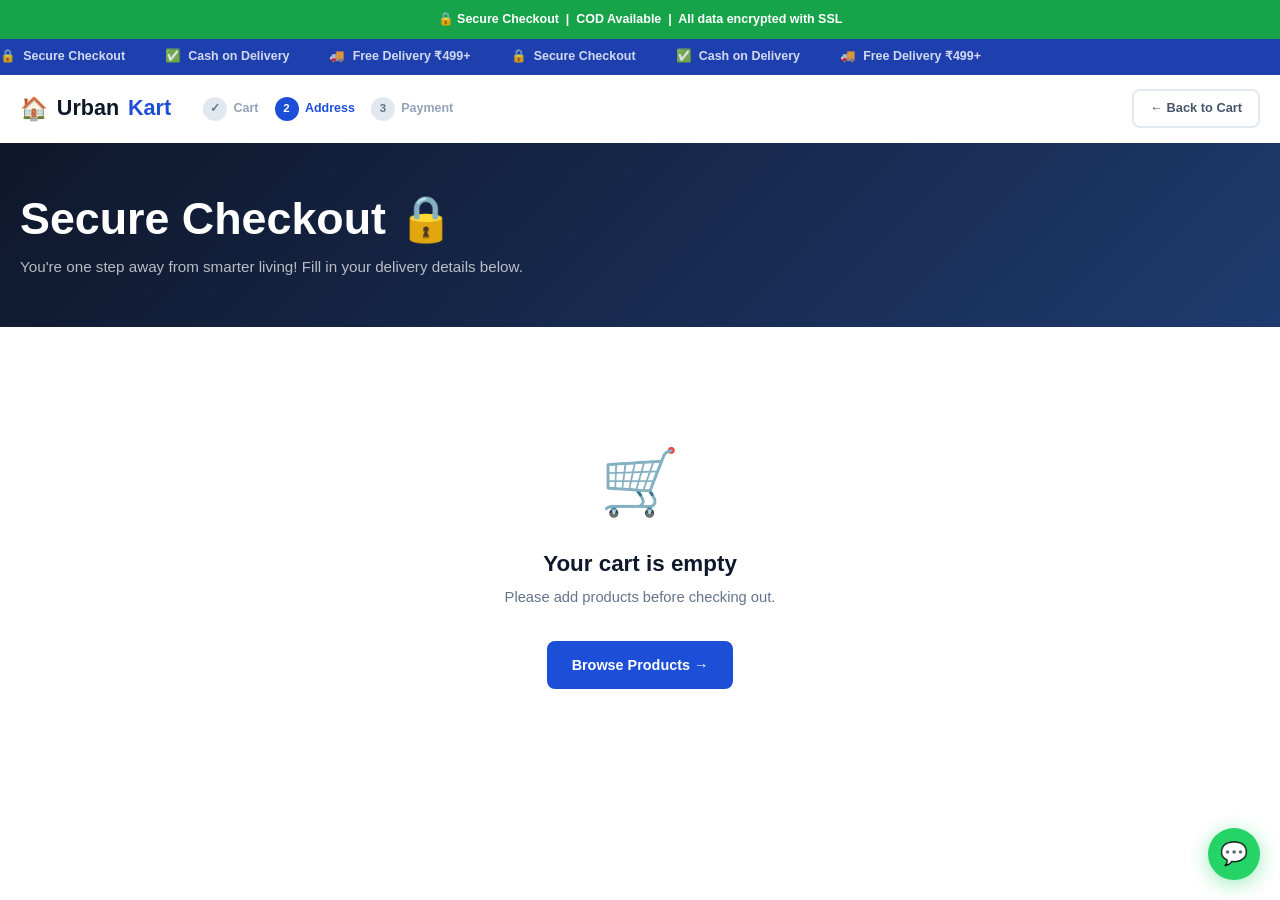
<file: store/checkout.html>
<!DOCTYPE html>
<html lang="en">
<head>
  <meta charset="UTF-8" />
  <meta name="viewport" content="width=device-width, initial-scale=1.0" />
  <title>Checkout — UrbanKart</title>
  <link rel="icon" href="data:image/svg+xml,<svg xmlns='http://www.w3.org/2000/svg' viewBox='0 0 100 100'><text y='.9em' font-size='90'>🏠</text></svg>" />
  <link rel="stylesheet" href="css/main.css" />
  <link rel="stylesheet" href="css/shop.css" />
</head>
<body>

<div class="announcement-bar" style="background:var(--success);">🔒 Secure Checkout &nbsp;|&nbsp; COD Available &nbsp;|&nbsp; All data encrypted with SSL</div>

<div class="trust-strip">
  <div class="trust-strip__inner">
    <span class="trust-strip__item">🔒 <span>Secure Checkout</span></span>
    <span class="trust-strip__item">✅ <span>Cash on Delivery</span></span>
    <span class="trust-strip__item">🚚 <span>Free Delivery ₹499+</span></span>
    <span class="trust-strip__item">🔒 <span>Secure Checkout</span></span>
    <span class="trust-strip__item">✅ <span>Cash on Delivery</span></span>
    <span class="trust-strip__item">🚚 <span>Free Delivery ₹499+</span></span>
  </div>
</div>

<nav class="nav">
  <div class="nav__inner">
    <a href="index.html" class="nav__logo"><div class="nav__logo-icon">🏠</div>Urban<span>Kart</span></a>
    <div style="display:flex;align-items:center;gap:1rem;" class="step-indicator">
      <div class="step"><div class="step__num">✓</div> Cart</div>
      <div class="step active"><div class="step__num">2</div> Address</div>
      <div class="step"><div class="step__num">3</div> Payment</div>
    </div>
    <a href="cart.html" class="btn btn-ghost btn-sm" style="margin-left:auto;">← Back to Cart</a>
  </div>
</nav>

<div class="page-hero">
  <div class="container">
    <h1>Secure Checkout 🔒</h1>
    <p>You're one step away from smarter living! Fill in your delivery details below.</p>
  </div>
</div>

<section class="section-sm">
  <div class="container">
    <!-- Empty check -->
    <div id="checkout-empty" style="display:none;" class="empty-state">
      <div class="empty-state__icon">🛒</div>
      <h3>Your cart is empty</h3>
      <p>Please add products before checking out.</p>
      <a href="products.html" class="btn btn-primary" style="margin-top:1rem;">Browse Products →</a>
    </div>

    <div id="checkout-content" style="display:none;">
      <div class="checkout-layout">
        <!-- Left: Form -->
        <div>
          <!-- Contact -->
          <div class="card" style="margin-bottom:1.25rem;">
            <div class="card-header">📞 Contact & Delivery Details</div>
            <div class="card-body">
              <form id="checkout-form" novalidate>
                <div style="display:grid;grid-template-columns:1fr 1fr;gap:1rem;margin-bottom:1rem;">
                  <div class="form-group">
                    <label class="form-label" for="fname">First Name *</label>
                    <input class="form-input" id="fname" name="fname" type="text" placeholder="Rahul" required />
                  </div>
                  <div class="form-group">
                    <label class="form-label" for="lname">Last Name *</label>
                    <input class="form-input" id="lname" name="lname" type="text" placeholder="Sharma" required />
                  </div>
                </div>
                <div style="display:grid;grid-template-columns:1fr 1fr;gap:1rem;margin-bottom:1rem;">
                  <div class="form-group">
                    <label class="form-label" for="phone">Phone Number *</label>
                    <input class="form-input" id="phone" name="phone" type="tel" placeholder="9820567341" maxlength="10" required />
                    <span class="form-hint">10-digit Indian mobile number</span>
                  </div>
                  <div class="form-group">
                    <label class="form-label" for="email">Email (for invoice)</label>
                    <input class="form-input" id="email" name="email" type="email" placeholder="rahul@example.com" />
                  </div>
                </div>
                <div class="form-group" style="margin-bottom:1rem;">
                  <label class="form-label" for="address">Flat / House No., Street, Area *</label>
                  <input class="form-input" id="address" name="address" type="text" placeholder="23B, MG Road, Sector 14" required />
                </div>
                <div style="display:grid;grid-template-columns:1fr 1fr 1fr;gap:1rem;margin-bottom:1rem;">
                  <div class="form-group">
                    <label class="form-label" for="city">City *</label>
                    <input class="form-input" id="city" name="city" type="text" placeholder="Delhi" required />
                  </div>
                  <div class="form-group">
                    <label class="form-label" for="state">State *</label>
                    <select class="form-input" id="state" name="state" required>
                      <option value="">Select State</option>
                      <option>Andhra Pradesh</option><option>Assam</option><option>Bihar</option>
                      <option>Chhattisgarh</option><option>Delhi</option><option>Goa</option>
                      <option>Gujarat</option><option>Haryana</option><option>Himachal Pradesh</option>
                      <option>Jharkhand</option><option>Karnataka</option><option>Kerala</option>
                      <option>Madhya Pradesh</option><option>Maharashtra</option><option>Manipur</option>
                      <option>Meghalaya</option><option>Odisha</option><option>Punjab</option>
                      <option>Rajasthan</option><option>Tamil Nadu</option><option>Telangana</option>
                      <option>Uttar Pradesh</option><option>Uttarakhand</option><option>West Bengal</option>
                    </select>
                  </div>
                  <div class="form-group">
                    <label class="form-label" for="pincode">Pincode *</label>
                    <input class="form-input" id="pincode" name="pincode" type="text" placeholder="110001" maxlength="6" required />
                  </div>
                </div>
                <div class="form-group" style="margin-bottom:1rem;">
                  <label class="form-label" for="notes">Delivery Notes (optional)</label>
                  <input class="form-input" id="notes" name="notes" type="text" placeholder="e.g. Ring the bell, guard at gate" />
                </div>
              </form>
            </div>
          </div>

          <!-- Payment Method -->
          <div class="card">
            <div class="card-header">💳 Choose Payment Method</div>
            <div class="card-body">
              <div class="payment-option selected" id="pay-cod" onclick="selectPayment('cod')">
                <input type="radio" name="payment" value="cod" checked style="margin-top:.15rem;" />
                <div>
                  <div class="payment-option__title">💵 Cash on Delivery (COD)</div>
                  <div class="payment-option__sub">Pay the delivery agent when your order arrives. Most popular method for first-time buyers. Available at all pincodes.</div>
                </div>
              </div>
              <div class="payment-option" id="pay-upi" onclick="selectPayment('upi')">
                <input type="radio" name="payment" value="upi" style="margin-top:.15rem;" />
                <div>
                  <div class="payment-option__title">📱 UPI / Google Pay / PhonePe</div>
                  <div class="payment-option__sub">Pay instantly via any UPI app. Get order confirmation immediately.</div>
                </div>
              </div>
              <div class="payment-option" id="pay-card" onclick="selectPayment('card')">
                <input type="radio" name="payment" value="card" style="margin-top:.15rem;" />
                <div>
                  <div class="payment-option__title">💳 Credit / Debit Card</div>
                  <div class="payment-option__sub">Visa, Mastercard, Rupay. Secured by Razorpay. EMI available on orders above ₹3,000.</div>
                </div>
              </div>

              <div style="margin-top:1rem;padding:1rem;background:var(--gray-50);border-radius:var(--radius-sm);border:1px solid var(--gray-200);">
                <div style="font-size:.78rem;color:var(--gray-500);display:flex;gap:.75rem;flex-wrap:wrap;">
                  <span>🔒 SSL Encrypted</span>
                  <span>✅ RBI Compliant</span>
                  <span>🏛️ Razorpay Secured</span>
                </div>
              </div>

              <button class="btn btn-accent btn-full btn-xl" onclick="placeOrder()" style="margin-top:1.25rem;">
                Place Order →
              </button>
            </div>
          </div>
        </div>

        <!-- Right: Order Summary -->
        <div>
          <div class="order-summary">
            <div class="order-summary__title">Your Order</div>
            <div id="checkout-items"></div>
            <hr class="divider" style="margin:1rem 0;" />
            <div class="order-summary__row"><span>Subtotal</span><span id="co-subtotal">₹0</span></div>
            <div class="order-summary__row"><span>Delivery</span><span id="co-delivery" style="color:var(--success);font-weight:700;">FREE</span></div>
            <div class="order-summary__row total"><span>Total (incl. GST)</span><span id="co-total">₹0</span></div>
            <div class="order-summary__saving" id="co-saving" style="margin-top:.75rem;display:none;">
              🎉 You save <strong id="co-saving-amt"></strong> on this order!
            </div>
          </div>

          <div class="card" style="margin-top:1rem;">
            <div class="card-body" style="padding:1rem;font-size:.82rem;color:var(--gray-500);display:flex;flex-direction:column;gap:.4rem;">
              <div>🚚 <strong>Ships within 24 hours</strong></div>
              <div>↩️ 7-day easy returns — no questions asked</div>
              <div>🛡️ 1-year warranty on all products</div>
              <div>📞 Support: +91-98205-67341</div>
            </div>
          </div>
        </div>
      </div>
    </div>

    <!-- Success -->
    <div id="checkout-success" style="display:none;" class="empty-state">
      <div class="empty-state__icon">🎉</div>
      <h3 id="success-title">Order Placed Successfully!</h3>
      <p id="success-body">Thank you for your order! Our team will call you within 2 hours to confirm delivery. You will receive tracking details via SMS.</p>
      <div style="margin-top:1.5rem;display:flex;gap:.75rem;flex-wrap:wrap;justify-content:center;">
        <a href="index.html" class="btn btn-primary">Back to Home</a>
        <a href="products.html" class="btn btn-outline">Continue Shopping</a>
      </div>
    </div>
  </div>
</section>

<button class="back-to-top">↑</button>
<a class="whatsapp-float" href="https://wa.me/919820567341" target="_blank" rel="noopener">💬</a>

<script src="js/products-data.js"></script>
<script src="js/main.js"></script>
<script>
'use strict';
let _payMethod = 'cod';

function selectPayment(method) {
  _payMethod = method;
  ['cod','upi','card'].forEach(m => {
    const el = document.getElementById('pay-' + m);
    el.classList.toggle('selected', m === method);
    el.querySelector('input').checked = m === method;
  });
}

function renderCheckoutSummary() {
  const cart = getCart();
  if (!cart.length) {
    document.getElementById('checkout-empty').style.display = 'block';
    document.getElementById('checkout-content').style.display = 'none';
    return;
  }
  document.getElementById('checkout-empty').style.display = 'none';
  document.getElementById('checkout-content').style.display = 'block';

  const subtotal = getCartTotal();
  const delivery = subtotal >= 499 ? 0 : 99;
  const total    = subtotal + delivery;

  document.getElementById('co-subtotal').textContent = formatPrice(subtotal);
  document.getElementById('co-delivery').textContent = delivery === 0 ? 'FREE 🎉' : formatPrice(delivery);
  document.getElementById('co-total').textContent    = formatPrice(total);

  // Original total for saving calc
  const origTotal = cart.reduce((s, i) => {
    const p = getProductById(i.id);
    return s + (p ? p.mrp : i.price) * i.qty;
  }, 0);
  const saving = origTotal - total;
  const savingEl = document.getElementById('co-saving');
  if (saving > 0) {
    savingEl.style.display = 'block';
    document.getElementById('co-saving-amt').textContent = formatPrice(saving);
  }

  document.getElementById('checkout-items').innerHTML = cart.map(item => `
    <div style="display:flex;align-items:center;gap:.75rem;margin-bottom:.75rem;">
      <img src="${escapeHtml(item.image)}" alt="${escapeHtml(item.name)}" style="width:52px;height:52px;object-fit:cover;border-radius:var(--radius-xs);border:1px solid var(--gray-200);" />
      <div style="flex:1;">
        <div style="font-size:.85rem;font-weight:700;color:var(--dark);">${escapeHtml(item.name)}</div>
        <div style="font-size:.75rem;color:var(--gray-500);">Qty: ${item.qty}</div>
      </div>
      <div style="font-weight:800;font-size:.9rem;">${formatPrice(item.price * item.qty)}</div>
    </div>`).join('');
}

function validateForm() {
  const fields = ['fname','lname','phone','address','city','state','pincode'];
  let valid = true;
  fields.forEach(id => {
    const el = document.getElementById(id);
    const isEmpty = !el.value.trim();
    el.classList.toggle('error', isEmpty);
    if (isEmpty) valid = false;
  });
  const phone = document.getElementById('phone').value.trim();
  const pin   = document.getElementById('pincode').value.trim();
  if (phone && !/^[6-9]\d{9}$/.test(phone)) {
    document.getElementById('phone').classList.add('error');
    showToast('Please enter a valid 10-digit mobile number', 'error');
    return false;
  }
  if (pin && !/^\d{6}$/.test(pin)) {
    document.getElementById('pincode').classList.add('error');
    showToast('Please enter a valid 6-digit pincode', 'error');
    return false;
  }
  if (!valid) { showToast('Please fill in all required fields', 'error'); }
  return valid;
}

function placeOrder() {
  if (!validateForm()) return;

  const btn = document.querySelector('[onclick="placeOrder()"]');
  btn.disabled = true;
  btn.textContent = 'Placing your order…';

  // Simulate API call
  setTimeout(() => {
    const cart   = getCart();
    const total  = getCartTotal() + (getCartTotal() >= 499 ? 0 : 99);
    const orderId = 'UK' + Date.now().toString().slice(-8).toUpperCase();
    const name    = document.getElementById('fname').value + ' ' + document.getElementById('lname').value;
    const isPaid  = _payMethod !== 'cod';

    // Clear cart
    localStorage.removeItem('uk_cart_v2');
    updateCartBadge();

    // Show success
    document.getElementById('checkout-content').style.display = 'none';
    const successEl = document.getElementById('checkout-success');
    successEl.style.display = 'block';

    document.getElementById('success-title').textContent = `Order #${orderId} Confirmed! 🎉`;
    document.getElementById('success-body').textContent =
      `Thank you ${name}! Your order of ${formatPrice(total)} has been placed successfully via ${_payMethod.toUpperCase()}. ` +
      (isPaid
        ? `Payment received. We'll dispatch within 24 hours and send tracking details via SMS.`
        : `Our team will call within 2 hours to confirm your COD delivery. Estimated delivery in 3–7 days.`);
  }, 1800);
}

document.addEventListener('DOMContentLoaded', renderCheckoutSummary);
</script>
</body>
</html>
</file>
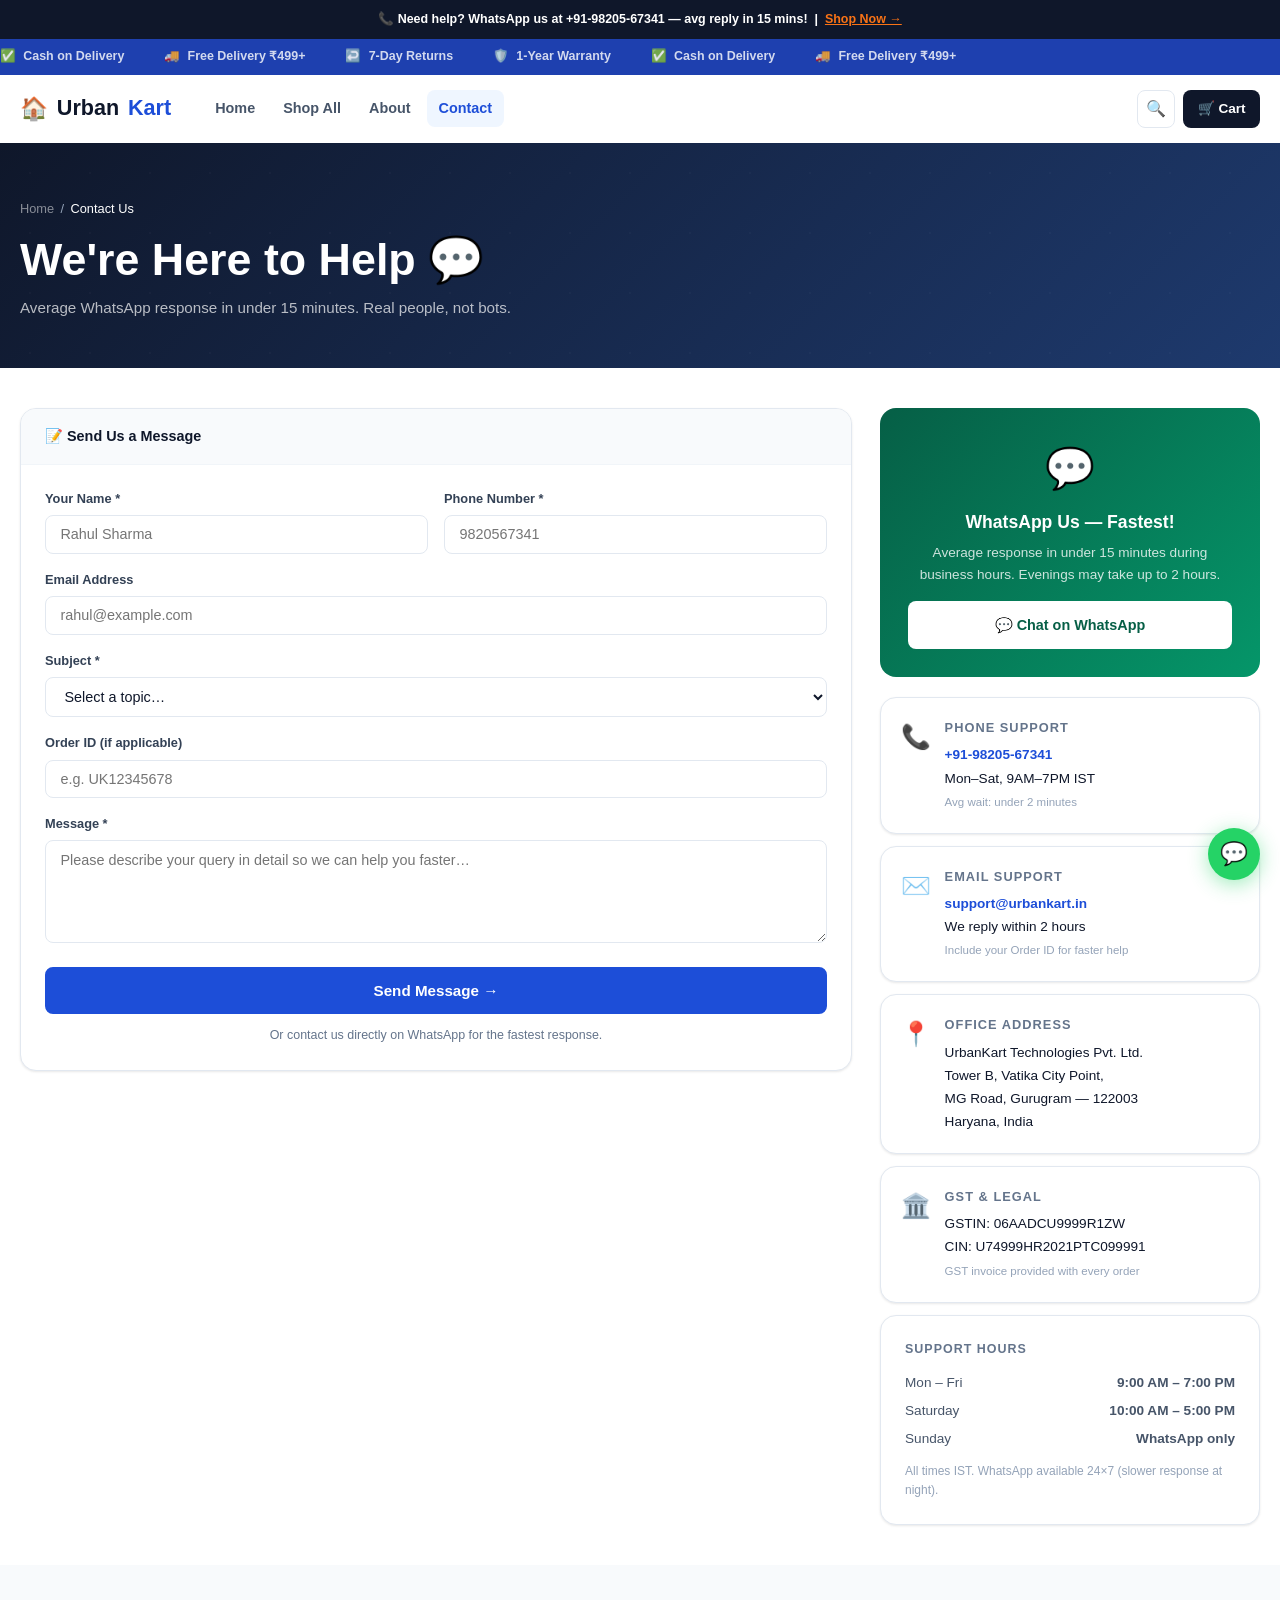
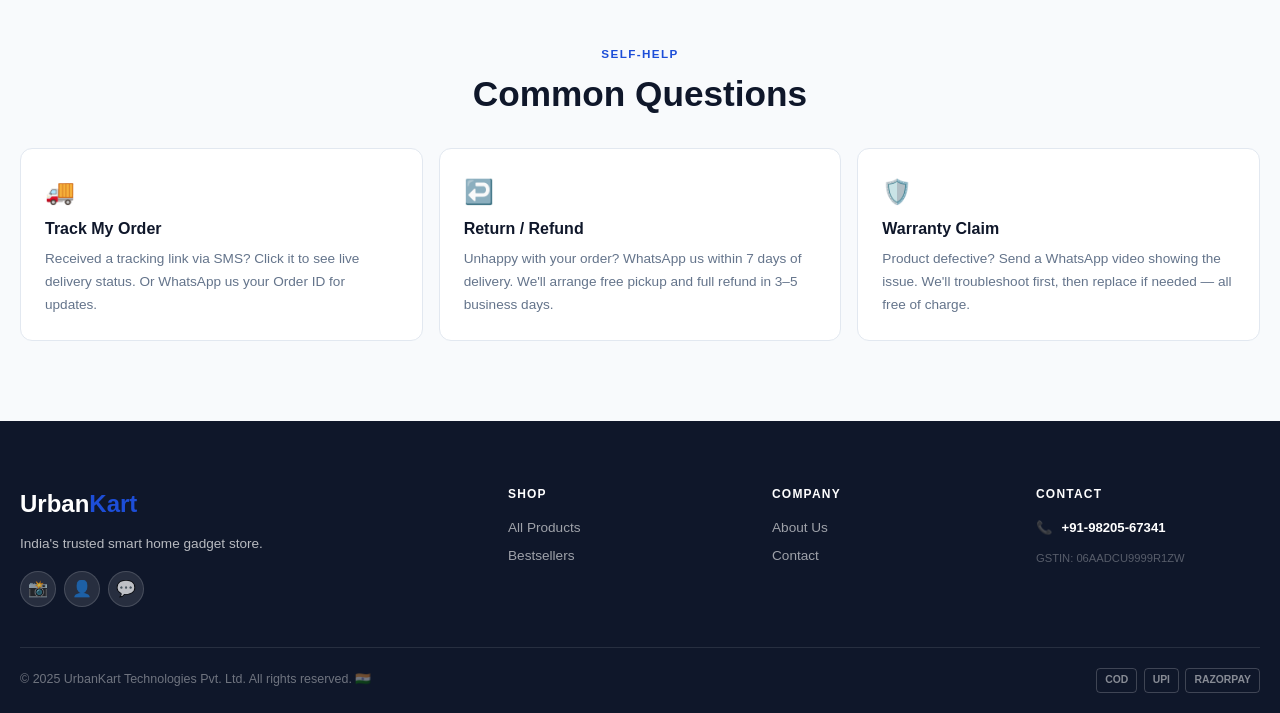
<file: store/contact.html>
<!DOCTYPE html>
<html lang="en">
<head>
  <meta charset="UTF-8" />
  <meta name="viewport" content="width=device-width, initial-scale=1.0" />
  <title>Contact Us — UrbanKart Smart Home India</title>
  <meta name="description" content="Contact UrbanKart for product queries, orders, returns, and support. WhatsApp, email or call. Average response under 15 minutes." />
  <link rel="icon" href="data:image/svg+xml,<svg xmlns='http://www.w3.org/2000/svg' viewBox='0 0 100 100'><text y='.9em' font-size='90'>🏠</text></svg>" />
  <link rel="stylesheet" href="css/main.css" />
  <link rel="stylesheet" href="css/shop.css" />
</head>
<body>

<div class="announcement-bar">📞 Need help? WhatsApp us at <strong>+91-98205-67341</strong> — avg reply in 15 mins! &nbsp;|&nbsp; <a href="products.html">Shop Now →</a></div>

<div class="trust-strip">
  <div class="trust-strip__inner">
    <span class="trust-strip__item">✅ <span>Cash on Delivery</span></span>
    <span class="trust-strip__item">🚚 <span>Free Delivery ₹499+</span></span>
    <span class="trust-strip__item">↩️ <span>7-Day Returns</span></span>
    <span class="trust-strip__item">🛡️ <span>1-Year Warranty</span></span>
    <span class="trust-strip__item">✅ <span>Cash on Delivery</span></span>
    <span class="trust-strip__item">🚚 <span>Free Delivery ₹499+</span></span>
  </div>
</div>

<nav class="nav">
  <div class="nav__inner">
    <a href="index.html" class="nav__logo"><div class="nav__logo-icon">🏠</div>Urban<span>Kart</span></a>
    <ul class="nav__links">
      <li><a href="index.html">Home</a></li>
      <li><a href="products.html">Shop All</a></li>
      <li><a href="about.html">About</a></li>
      <li><a href="contact.html" class="active">Contact</a></li>
    </ul>
    <div class="nav__actions">
      <button class="nav__icon-btn" data-search-open>🔍</button>
      <a href="cart.html" class="nav__cart-btn">🛒 Cart <span class="cart-badge" style="display:none">0</span></a>
      <button class="nav__burger"><span></span><span></span><span></span></button>
    </div>
  </div>
</nav>

<div class="page-hero">
  <div class="container">
    <nav class="breadcrumb" style="color:rgba(255,255,255,.5);padding:.5rem 0 .75rem;">
      <a href="index.html" style="color:rgba(255,255,255,.5);">Home</a><span>/</span><span style="color:white;">Contact Us</span>
    </nav>
    <h1>We're Here to Help 💬</h1>
    <p>Average WhatsApp response in under 15 minutes. Real people, not bots.</p>
  </div>
</div>

<section class="section-sm">
  <div class="container">
    <div class="contact-layout">
      <!-- Form -->
      <div>
        <div class="card">
          <div class="card-header">📝 Send Us a Message</div>
          <div class="card-body">
            <form id="contact-form" novalidate>
              <div style="display:grid;grid-template-columns:1fr 1fr;gap:1rem;margin-bottom:1rem;">
                <div class="form-group">
                  <label class="form-label" for="c-name">Your Name *</label>
                  <input class="form-input" id="c-name" name="name" type="text" placeholder="Rahul Sharma" required />
                </div>
                <div class="form-group">
                  <label class="form-label" for="c-phone">Phone Number *</label>
                  <input class="form-input" id="c-phone" name="phone" type="tel" placeholder="9820567341" maxlength="10" required />
                </div>
              </div>
              <div class="form-group" style="margin-bottom:1rem;">
                <label class="form-label" for="c-email">Email Address</label>
                <input class="form-input" id="c-email" name="email" type="email" placeholder="rahul@example.com" />
              </div>
              <div class="form-group" style="margin-bottom:1rem;">
                <label class="form-label" for="c-subject">Subject *</label>
                <select class="form-input" id="c-subject" name="subject" required>
                  <option value="">Select a topic…</option>
                  <option value="order">Order Status / Tracking</option>
                  <option value="return">Return / Refund</option>
                  <option value="product">Product Query</option>
                  <option value="warranty">Warranty Claim</option>
                  <option value="bulk">Bulk / Corporate Order</option>
                  <option value="other">Other</option>
                </select>
              </div>
              <div class="form-group" style="margin-bottom:1rem;">
                <label class="form-label" for="c-order">Order ID (if applicable)</label>
                <input class="form-input" id="c-order" name="orderid" type="text" placeholder="e.g. UK12345678" />
              </div>
              <div class="form-group" style="margin-bottom:1.5rem;">
                <label class="form-label" for="c-message">Message *</label>
                <textarea class="form-input" id="c-message" name="message" rows="5" placeholder="Please describe your query in detail so we can help you faster…" style="resize:vertical;" required></textarea>
              </div>
              <div id="contact-success" style="display:none;background:var(--success-light);border:1px solid #bbf7d0;border-radius:var(--radius-sm);padding:1rem;color:var(--success);font-weight:700;margin-bottom:1rem;font-size:.9rem;">
                ✅ Your message has been sent! We'll respond within 2 hours (usually much faster via WhatsApp).
              </div>
              <button class="btn btn-primary btn-lg btn-full" type="submit">Send Message →</button>
              <p style="font-size:.78rem;color:var(--gray-500);margin-top:.75rem;text-align:center;">Or contact us directly on WhatsApp for the fastest response.</p>
            </form>
          </div>
        </div>
      </div>

      <!-- Info Sidebar -->
      <div>
        <!-- WhatsApp CTA -->
        <div style="background:linear-gradient(135deg,#065f46,#059669);border-radius:var(--radius-lg);padding:1.75rem;margin-bottom:1.25rem;color:white;">
          <div style="font-size:2.5rem;text-align:center;margin-bottom:.75rem;">💬</div>
          <h3 style="text-align:center;color:white;margin-bottom:.5rem;font-size:1.1rem;">WhatsApp Us — Fastest!</h3>
          <p style="font-size:.85rem;color:rgba(255,255,255,.8);text-align:center;margin-bottom:1rem;">Average response in under 15 minutes during business hours. Evenings may take up to 2 hours.</p>
          <a href="https://wa.me/919820567341?text=Hi%20UrbanKart!%20I%20need%20help%20with%20my%20order." target="_blank" rel="noopener"
            class="btn" style="width:100%;justify-content:center;background:white;color:#065f46;font-weight:900;">
            💬 Chat on WhatsApp
          </a>
        </div>

        <!-- Contact Details -->
        <div class="contact-info-card">
          <div class="contact-info-card__icon">📞</div>
          <div>
            <div class="contact-info-card__title">Phone Support</div>
            <div class="contact-info-card__detail">
              <a href="tel:+919820567341">+91-98205-67341</a><br />
              Mon–Sat, 9AM–7PM IST<br />
              <span style="font-size:.72rem;color:var(--gray-400);">Avg wait: under 2 minutes</span>
            </div>
          </div>
        </div>

        <div class="contact-info-card">
          <div class="contact-info-card__icon">✉️</div>
          <div>
            <div class="contact-info-card__title">Email Support</div>
            <div class="contact-info-card__detail">
              <a href="mailto:support@urbankart.in">support@urbankart.in</a><br />
              We reply within 2 hours<br />
              <span style="font-size:.72rem;color:var(--gray-400);">Include your Order ID for faster help</span>
            </div>
          </div>
        </div>

        <div class="contact-info-card">
          <div class="contact-info-card__icon">📍</div>
          <div>
            <div class="contact-info-card__title">Office Address</div>
            <div class="contact-info-card__detail">
              UrbanKart Technologies Pvt. Ltd.<br />
              Tower B, Vatika City Point,<br />
              MG Road, Gurugram — 122003<br />
              Haryana, India
            </div>
          </div>
        </div>

        <div class="contact-info-card">
          <div class="contact-info-card__icon">🏛️</div>
          <div>
            <div class="contact-info-card__title">GST & Legal</div>
            <div class="contact-info-card__detail">
              GSTIN: 06AADCU9999R1ZW<br />
              CIN: U74999HR2021PTC099991<br />
              <span style="font-size:.72rem;color:var(--gray-400);">GST invoice provided with every order</span>
            </div>
          </div>
        </div>

        <!-- Hours -->
        <div class="card" style="margin-top:.25rem;">
          <div class="card-body">
            <div style="font-size:.78rem;font-weight:700;text-transform:uppercase;letter-spacing:.08em;color:var(--gray-500);margin-bottom:.75rem;">Support Hours</div>
            <div style="font-size:.85rem;color:var(--gray-600);display:flex;flex-direction:column;gap:.4rem;">
              <div style="display:flex;justify-content:space-between;"><span>Mon – Fri</span><strong>9:00 AM – 7:00 PM</strong></div>
              <div style="display:flex;justify-content:space-between;"><span>Saturday</span><strong>10:00 AM – 5:00 PM</strong></div>
              <div style="display:flex;justify-content:space-between;"><span>Sunday</span><strong>WhatsApp only</strong></div>
            </div>
            <div style="margin-top:.75rem;font-size:.75rem;color:var(--gray-400);">All times IST. WhatsApp available 24×7 (slower response at night).</div>
          </div>
        </div>
      </div>
    </div>
  </div>
</section>

<!-- FAQ quick links -->
<section class="section" style="background:var(--gray-50);">
  <div class="container">
    <div class="text-center" style="margin-bottom:2rem;">
      <span class="section__eyebrow">Self-Help</span>
      <h2>Common Questions</h2>
    </div>
    <div style="display:grid;grid-template-columns:repeat(3,1fr);gap:1rem;" class="faq-quick-grid">
      <div class="faq-quick">
        <div style="font-size:1.5rem;margin-bottom:.5rem;">🚚</div>
        <h4>Track My Order</h4>
        <p>Received a tracking link via SMS? Click it to see live delivery status. Or WhatsApp us your Order ID for updates.</p>
      </div>
      <div class="faq-quick">
        <div style="font-size:1.5rem;margin-bottom:.5rem;">↩️</div>
        <h4>Return / Refund</h4>
        <p>Unhappy with your order? WhatsApp us within 7 days of delivery. We'll arrange free pickup and full refund in 3–5 business days.</p>
      </div>
      <div class="faq-quick">
        <div style="font-size:1.5rem;margin-bottom:.5rem;">🛡️</div>
        <h4>Warranty Claim</h4>
        <p>Product defective? Send a WhatsApp video showing the issue. We'll troubleshoot first, then replace if needed — all free of charge.</p>
      </div>
    </div>
  </div>
</section>

<footer class="footer">
  <div class="container">
    <div class="footer__grid">
      <div>
        <div class="footer__brand-name">Urban<span>Kart</span></div>
        <p class="footer__tagline">India's trusted smart home gadget store.</p>
        <div class="footer__socials" style="margin-top:1rem;">
          <a class="footer__social" href="#">📸</a>
          <a class="footer__social" href="#">👤</a>
          <a class="footer__social" href="https://wa.me/919820567341">💬</a>
        </div>
      </div>
      <div>
        <div class="footer__col-title">Shop</div>
        <div class="footer__links"><a href="products.html">All Products</a><a href="index.html#bestsellers">Bestsellers</a></div>
      </div>
      <div>
        <div class="footer__col-title">Company</div>
        <div class="footer__links"><a href="about.html">About Us</a><a href="contact.html">Contact</a></div>
      </div>
      <div>
        <div class="footer__col-title">Contact</div>
        <div class="footer__contact-item"><span>📞</span><div><strong>+91-98205-67341</strong></div></div>
        <div class="footer__gst">GSTIN: 06AADCU9999R1ZW</div>
      </div>
    </div>
    <div class="footer__bottom">
      <div>© 2025 UrbanKart Technologies Pvt. Ltd. All rights reserved. 🇮🇳</div>
      <div class="footer__payments">
        <span class="footer__payment-badge">COD</span>
        <span class="footer__payment-badge">UPI</span>
        <span class="footer__payment-badge">RAZORPAY</span>
      </div>
    </div>
  </div>
</footer>

<button class="back-to-top">↑</button>
<a class="whatsapp-float" href="https://wa.me/919820567341" target="_blank" rel="noopener">💬</a>

<div class="search-modal" id="searchModal">
  <div class="search-modal__box">
    <div class="search-modal__input-wrap">
      <input class="search-modal__input" type="search" id="searchInput" placeholder="Search products..." autocomplete="off" />
      <button class="search-modal__close" id="searchClose">✕</button>
    </div>
    <div class="search-results" id="searchResults"></div>
  </div>
</div>

<script src="js/products-data.js"></script>
<script src="js/main.js"></script>
<script>
'use strict';
document.getElementById('contact-form').addEventListener('submit', e => {
  e.preventDefault();
  const name    = document.getElementById('c-name').value.trim();
  const phone   = document.getElementById('c-phone').value.trim();
  const subject = document.getElementById('c-subject').value;
  const message = document.getElementById('c-message').value.trim();
  let ok = true;

  ['c-name','c-phone','c-subject','c-message'].forEach(id => {
    const el  = document.getElementById(id);
    const err = !el.value.trim();
    el.classList.toggle('error', err);
    if (err) ok = false;
  });
  if (!ok) { showToast('Please fill in all required fields', 'error'); return; }
  if (!/^[6-9]\d{9}$/.test(phone)) {
    document.getElementById('c-phone').classList.add('error');
    showToast('Please enter a valid 10-digit mobile number', 'error'); return;
  }

  const btn = e.target.querySelector('button[type=submit]');
  btn.disabled = true; btn.textContent = 'Sending…';
  setTimeout(() => {
    document.getElementById('contact-success').style.display = 'block';
    btn.disabled = false; btn.textContent = 'Send Message →';
    e.target.reset();
    showToast('✅ Message sent! We\'ll reply within 2 hours.', 'success');
  }, 1200);
});
</script>

<style>
@media (max-width: 768px) { .faq-quick-grid { grid-template-columns: 1fr !important; } }
.faq-quick { background: white; border: 1px solid var(--gray-200); border-radius: var(--radius); padding: 1.5rem; transition: all var(--transition); }
.faq-quick:hover { box-shadow: var(--shadow-md); }
.faq-quick h4 { font-size: 1rem; font-weight: 800; color: var(--dark); margin-bottom: .5rem; }
.faq-quick p { font-size: .85rem; color: var(--gray-500); line-height: 1.7; }
</style>
</body>
</html>
</file>
<file: css/style.css>
/* =========================================
   PORTFOLIO — Global Styles
   Theme: Futuristic Glassmorphism / Neon Blue
   ========================================= */

@import url('https://fonts.googleapis.com/css2?family=Syne:wght@400;600;700;800&family=DM+Sans:ital,wght@0,300;0,400;0,500;1,300&display=swap');

/* ── CSS Variables ── */
:root {
  --bg-0: #03050f;
  --bg-1: #070b1a;
  --bg-2: #0d1225;
  --neon: #00c8ff;
  --neon-dim: rgba(0, 200, 255, 0.18);
  --neon-glow: 0 0 18px rgba(0, 200, 255, 0.55), 0 0 40px rgba(0, 200, 255, 0.2);
  --glass: rgba(255, 255, 255, 0.045);
  --glass-border: rgba(0, 200, 255, 0.15);
  --text-primary: #eaf4ff;
  --text-secondary: rgba(234, 244, 255, 0.55);
  --text-muted: rgba(234, 244, 255, 0.3);
  --font-display: 'Syne', sans-serif;
  --font-body: 'DM Sans', sans-serif;
  --radius: 16px;
  --radius-sm: 8px;
  --transition: cubic-bezier(0.22, 1, 0.36, 1);
  --nav-h: 72px;

  /* Light mode overrides (toggled via JS) */
  --lm-bg-0: #f0f4ff;
  --lm-bg-1: #e4ecff;
  --lm-bg-2: #d6e2ff;
  --lm-text-primary: #0a0f2e;
  --lm-text-secondary: rgba(10,15,46,0.6);
  --lm-glass: rgba(255,255,255,0.6);
  --lm-glass-border: rgba(0,120,200,0.25);
}

body.light {
  --bg-0: var(--lm-bg-0);
  --bg-1: var(--lm-bg-1);
  --bg-2: var(--lm-bg-2);
  --glass: var(--lm-glass);
  --glass-border: var(--lm-glass-border);
  --text-primary: var(--lm-text-primary);
  --text-secondary: var(--lm-text-secondary);
  --text-muted: rgba(10,15,46,0.35);
}

/* ── Reset & Base ── */
*, *::before, *::after { box-sizing: border-box; margin: 0; padding: 0; }

html { scroll-behavior: smooth; font-size: 16px; }

body {
  font-family: var(--font-body);
  background: var(--bg-0);
  color: var(--text-primary);
  min-height: 100vh;
  overflow-x: hidden;
  transition: background 0.4s var(--transition), color 0.4s var(--transition);
}

a { color: inherit; text-decoration: none; }
img { display: block; max-width: 100%; }
ul { list-style: none; }

/* ── Canvas Particle Background ── */
#particle-canvas {
  position: fixed;
  inset: 0;
  z-index: 0;
  pointer-events: none;
  opacity: 0.6;
}

/* ── Scrollbar ── */
::-webkit-scrollbar { width: 5px; }
::-webkit-scrollbar-track { background: var(--bg-1); }
::-webkit-scrollbar-thumb { background: var(--neon); border-radius: 4px; }

/* ── Page Wrapper ── */
.page-wrapper {
  position: relative;
  z-index: 1;
}

/* ── NAV ── */
.nav {
  position: fixed;
  top: 0; left: 0; right: 0;
  height: var(--nav-h);
  z-index: 100;
  display: flex;
  align-items: center;
  justify-content: space-between;
  padding: 0 clamp(1.5rem, 5vw, 4rem);
  background: rgba(3, 5, 15, 0.7);
  backdrop-filter: blur(20px);
  border-bottom: 1px solid var(--glass-border);
  transition: background 0.4s;
}

body.light .nav { background: rgba(220, 232, 255, 0.8); }

.nav__logo {
  font-family: var(--font-display);
  font-size: 1.4rem;
  font-weight: 800;
  letter-spacing: -0.02em;
  background: linear-gradient(135deg, #fff 30%, var(--neon));
  -webkit-background-clip: text;
  -webkit-text-fill-color: transparent;
}

.nav__links {
  display: flex;
  gap: 2rem;
  align-items: center;
}

.nav__links a {
  font-size: 0.9rem;
  font-weight: 500;
  color: var(--text-secondary);
  letter-spacing: 0.04em;
  text-transform: uppercase;
  position: relative;
  transition: color 0.25s;
}

.nav__links a::after {
  content: '';
  position: absolute;
  bottom: -4px; left: 0;
  width: 0; height: 2px;
  background: var(--neon);
  border-radius: 2px;
  transition: width 0.3s var(--transition);
  box-shadow: var(--neon-glow);
}

.nav__links a:hover,
.nav__links a.active { color: var(--neon); }
.nav__links a:hover::after,
.nav__links a.active::after { width: 100%; }

/* Theme Toggle */
.theme-toggle {
  background: var(--glass);
  border: 1px solid var(--glass-border);
  border-radius: 50px;
  width: 52px; height: 28px;
  cursor: pointer;
  position: relative;
  transition: background 0.3s;
}
.theme-toggle::after {
  content: '🌙';
  font-size: 14px;
  position: absolute;
  top: 50%; left: 6px;
  transform: translateY(-50%);
  transition: all 0.35s var(--transition);
}
body.light .theme-toggle::after { content: '☀️'; left: 28px; }

/* Hamburger */
.nav__burger {
  display: none;
  flex-direction: column;
  gap: 5px;
  cursor: pointer;
  padding: 4px;
}
.nav__burger span {
  display: block;
  width: 24px; height: 2px;
  background: var(--text-primary);
  border-radius: 2px;
  transition: all 0.3s var(--transition);
}

/* ── GLASS CARD ── */
.glass-card {
  background: var(--glass);
  border: 1px solid var(--glass-border);
  backdrop-filter: blur(16px);
  border-radius: var(--radius);
  transition: transform 0.35s var(--transition), box-shadow 0.35s var(--transition), border-color 0.35s;
}
.glass-card:hover {
  transform: translateY(-4px);
  box-shadow: 0 20px 60px rgba(0, 200, 255, 0.12);
  border-color: rgba(0, 200, 255, 0.35);
}

/* ── SECTION BASE ── */
.section {
  padding: clamp(5rem, 10vw, 8rem) clamp(1.5rem, 5vw, 4rem);
  max-width: 1200px;
  margin: 0 auto;
}

.section__label {
  font-size: 0.78rem;
  font-weight: 600;
  letter-spacing: 0.18em;
  text-transform: uppercase;
  color: var(--neon);
  margin-bottom: 0.75rem;
}

.section__title {
  font-family: var(--font-display);
  font-size: clamp(2rem, 5vw, 3.2rem);
  font-weight: 800;
  line-height: 1.1;
  letter-spacing: -0.03em;
  margin-bottom: 1.5rem;
}

.section__sub {
  color: var(--text-secondary);
  font-size: 1.1rem;
  line-height: 1.7;
  max-width: 540px;
}

/* ── BUTTONS ── */
.btn {
  display: inline-flex;
  align-items: center;
  gap: 0.5rem;
  padding: 0.75rem 1.75rem;
  border-radius: 50px;
  font-family: var(--font-display);
  font-size: 0.9rem;
  font-weight: 700;
  letter-spacing: 0.04em;
  cursor: pointer;
  transition: all 0.3s var(--transition);
  border: none;
  position: relative;
  overflow: hidden;
}

.btn-primary {
  background: linear-gradient(135deg, var(--neon) 0%, #0066ff 100%);
  color: #fff;
  box-shadow: 0 0 24px rgba(0, 200, 255, 0.4);
}
.btn-primary::before {
  content: '';
  position: absolute;
  inset: 0;
  background: linear-gradient(135deg, #0066ff 0%, var(--neon) 100%);
  opacity: 0;
  transition: opacity 0.3s;
}
.btn-primary:hover { transform: translateY(-2px); box-shadow: 0 8px 32px rgba(0,200,255,0.5); }
.btn-primary:hover::before { opacity: 1; }
.btn-primary span { position: relative; z-index: 1; }

.btn-outline {
  background: transparent;
  color: var(--neon);
  border: 1.5px solid var(--neon);
}
.btn-outline:hover {
  background: var(--neon-dim);
  box-shadow: var(--neon-glow);
  transform: translateY(-2px);
}

/* ── CHIP / TAG ── */
.chip {
  display: inline-block;
  padding: 0.3rem 0.85rem;
  background: var(--neon-dim);
  border: 1px solid rgba(0,200,255,0.25);
  border-radius: 50px;
  font-size: 0.75rem;
  font-weight: 600;
  color: var(--neon);
  letter-spacing: 0.05em;
}

/* ── SCROLL REVEAL (JS adds .revealed) ── */
.reveal {
  opacity: 0;
  transform: translateY(32px);
  transition: opacity 0.7s var(--transition), transform 0.7s var(--transition);
}
.reveal.revealed {
  opacity: 1;
  transform: none;
}
.reveal-delay-1 { transition-delay: 0.1s; }
.reveal-delay-2 { transition-delay: 0.2s; }
.reveal-delay-3 { transition-delay: 0.3s; }
.reveal-delay-4 { transition-delay: 0.4s; }

/* ── FOOTER ── */
.footer {
  border-top: 1px solid var(--glass-border);
  padding: 2rem clamp(1.5rem, 5vw, 4rem);
  display: flex;
  align-items: center;
  justify-content: space-between;
  flex-wrap: wrap;
  gap: 1rem;
  color: var(--text-muted);
  font-size: 0.85rem;
}

.footer__socials {
  display: flex;
  gap: 1rem;
}
.footer__socials a {
  width: 36px; height: 36px;
  border-radius: 50%;
  border: 1px solid var(--glass-border);
  display: grid;
  place-items: center;
  font-size: 1rem;
  transition: all 0.3s var(--transition);
}
.footer__socials a:hover {
  border-color: var(--neon);
  color: var(--neon);
  box-shadow: var(--neon-glow);
  transform: translateY(-2px);
}

/* ── RESPONSIVE ── */
@media (max-width: 768px) {
  .nav__links {
    position: fixed;
    top: var(--nav-h); left: 0; right: 0;
    background: rgba(3,5,15,0.97);
    flex-direction: column;
    padding: 2rem;
    gap: 1.5rem;
    transform: translateY(-110%);
    transition: transform 0.4s var(--transition);
  }
  body.light .nav__links { background: rgba(220,232,255,0.97); }
  .nav__links.open { transform: translateY(0); }
  .nav__burger { display: flex; }
}

/* ── GLOW ORBS (decorative background blobs) ── */
.orb {
  position: fixed;
  border-radius: 50%;
  filter: blur(80px);
  pointer-events: none;
  z-index: 0;
  animation: orbFloat 8s ease-in-out infinite alternate;
}
.orb-1 {
  width: 600px; height: 600px;
  background: radial-gradient(circle, rgba(0,200,255,0.08) 0%, transparent 70%);
  top: -200px; right: -200px;
}
.orb-2 {
  width: 400px; height: 400px;
  background: radial-gradient(circle, rgba(0,80,255,0.07) 0%, transparent 70%);
  bottom: 10%; left: -150px;
  animation-delay: -4s;
}
@keyframes orbFloat {
  from { transform: translate(0,0) scale(1); }
  to { transform: translate(30px, 20px) scale(1.05); }
}
</file>
<file: css/home.css>
/* =========================================
   HOME PAGE — Hero Styles
   ========================================= */

/* ── Hero Layout ── */
.hero {
  min-height: 100vh;
  padding-top: var(--nav-h);
  display: flex;
  align-items: center;
  justify-content: space-between;
  gap: 4rem;
  padding-left: clamp(1.5rem, 6vw, 6rem);
  padding-right: clamp(1.5rem, 6vw, 6rem);
  max-width: 1300px;
  margin: 0 auto;
}

/* ── Left: Content ── */
.hero__content {
  flex: 1;
  max-width: 580px;
}

.hero__greeting {
  font-size: 1.1rem;
  color: var(--text-secondary);
  margin-bottom: 0.5rem;
  font-weight: 300;
}

.hero__name {
  font-family: var(--font-display);
  font-size: clamp(3rem, 7vw, 5.5rem);
  font-weight: 800;
  line-height: 1;
  letter-spacing: -0.04em;
  background: linear-gradient(135deg, #fff 40%, var(--neon) 100%);
  -webkit-background-clip: text;
  -webkit-text-fill-color: transparent;
  margin-bottom: 0.75rem;
}

body.light .hero__name {
  background: linear-gradient(135deg, #0a0f2e 40%, #0060cc 100%);
  -webkit-background-clip: text;
  -webkit-text-fill-color: transparent;
}

.hero__title-wrap {
  display: flex;
  align-items: baseline;
  gap: 0.25rem;
  font-family: var(--font-display);
  font-size: clamp(1.4rem, 3vw, 2rem);
  font-weight: 600;
  color: var(--text-secondary);
  margin-bottom: 1.5rem;
  flex-wrap: wrap;
}

.typing-cursor {
  color: var(--neon);
  text-shadow: 0 0 12px rgba(0,200,255,0.6);
}
.cursor {
  display: inline-block;
  animation: blink 0.9s step-end infinite;
  color: var(--neon);
  font-weight: 300;
}
@keyframes blink { 0%,100%{opacity:1} 50%{opacity:0} }

.hero__tagline {
  color: var(--text-secondary);
  font-size: 1.05rem;
  line-height: 1.75;
  margin-bottom: 2.5rem;
}
.desktop-br { display: none; }
@media (min-width: 900px) { .desktop-br { display: block; } }

.hero__cta {
  display: flex;
  gap: 1rem;
  flex-wrap: wrap;
  margin-bottom: 3rem;
}

/* ── Stats Row ── */
.hero__stats {
  display: flex;
  align-items: center;
  gap: 1.5rem;
}

.stat {
  display: flex;
  flex-direction: column;
  align-items: flex-start;
}

.stat__num {
  font-family: var(--font-display);
  font-size: 1.6rem;
  font-weight: 800;
  color: var(--neon);
  line-height: 1;
  text-shadow: 0 0 14px rgba(0,200,255,0.5);
}

.stat__label {
  font-size: 0.75rem;
  color: var(--text-muted);
  font-weight: 500;
  text-transform: uppercase;
  letter-spacing: 0.06em;
  margin-top: 0.2rem;
}

.stat__divider {
  width: 1px;
  height: 40px;
  background: var(--glass-border);
}

/* ── Right: Visual ── */
.hero__visual {
  flex: 1;
  max-width: 500px;
  position: relative;
  display: flex;
  justify-content: center;
  align-items: center;
}

/* Code Card */
.hero-card {
  padding: 1.5rem 1.75rem;
  width: 100%;
  max-width: 400px;
  border-radius: 18px;
  position: relative;
  overflow: hidden;
  animation: floatCard 5s ease-in-out infinite alternate;
}
@keyframes floatCard {
  from { transform: translateY(0px) rotate(-0.5deg); }
  to { transform: translateY(-14px) rotate(0.5deg); }
}

.hero-card::before {
  content: '';
  position: absolute;
  inset: 0;
  background: linear-gradient(135deg, rgba(0,200,255,0.06) 0%, transparent 60%);
  pointer-events: none;
}

.hero-card__dot {
  width: 10px; height: 10px;
  background: var(--neon);
  border-radius: 50%;
  box-shadow: var(--neon-glow);
  position: absolute;
  top: 16px; right: 16px;
  animation: pulse 2s ease-in-out infinite;
}
@keyframes pulse {
  0%,100% { transform: scale(1); opacity: 1; }
  50% { transform: scale(1.4); opacity: 0.6; }
}

.hero-card__code {
  font-family: 'Courier New', monospace;
  font-size: 0.82rem;
  line-height: 1.7;
  white-space: pre-wrap;
}
.c-kw { color: #ff79c6; }
.c-var { color: #8be9fd; }
.c-key { color: #f1fa8c; }
.c-str { color: #50fa7b; }

/* Floating Badges */
.badge-float {
  position: absolute;
  padding: 0.4rem 0.85rem;
  border-radius: 50px;
  font-family: var(--font-display);
  font-size: 0.78rem;
  font-weight: 700;
  color: var(--neon);
  animation: floatBadge 6s ease-in-out infinite alternate;
}
.badge-float--html  { top: 5%;  left: -10%; animation-delay: 0s; }
.badge-float--css   { bottom: 20%; left: -8%; animation-delay: -2s; }
.badge-float--js    { top: 15%; right: -8%; animation-delay: -1s; }
.badge-float--react { bottom: 10%; right: -5%; animation-delay: -3s; }

@keyframes floatBadge {
  from { transform: translateY(0) rotate(-2deg); }
  to { transform: translateY(-12px) rotate(2deg); }
}

/* ── Scroll Indicator ── */
.scroll-indicator {
  display: flex;
  flex-direction: column;
  align-items: center;
  gap: 0.5rem;
  position: absolute;
  bottom: 2rem;
  left: 50%;
  transform: translateX(-50%);
  color: var(--text-muted);
  font-size: 0.7rem;
  letter-spacing: 0.12em;
  text-transform: uppercase;
  animation: scrollFade 2s ease-in-out infinite;
}
.scroll-indicator__line {
  width: 1px;
  height: 40px;
  background: linear-gradient(to bottom, transparent, var(--neon));
}
@keyframes scrollFade {
  0%,100%{opacity:0.4;transform:translateX(-50%) translateY(0)}
  50%{opacity:1;transform:translateX(-50%) translateY(6px)}
}

/* ── Responsive ── */
@media (max-width: 900px) {
  .hero {
    flex-direction: column;
    text-align: center;
    padding-top: calc(var(--nav-h) + 2rem);
    padding-bottom: 4rem;
  }
  .hero__content { max-width: 100%; }
  .hero__title-wrap, .hero__cta, .hero__stats { justify-content: center; }
  .hero__visual { width: 100%; }
  .badge-float { display: none; }
  .scroll-indicator { display: none; }
}
</file>
<file: css/contact.css>
/* =========================================
   CONTACT PAGE
   ========================================= */

.contact-hero {
  padding-top: calc(var(--nav-h) + 4rem);
  padding-bottom: 0;
}
.neon-title {
  color: var(--neon);
  text-shadow: 0 0 20px rgba(0,200,255,0.4);
}

/* ── Layout ── */
.contact-layout {
  display: grid;
  grid-template-columns: 1fr 400px;
  gap: 3rem;
  align-items: start;
  padding-top: 2rem;
}
@media (max-width: 900px) {
  .contact-layout { grid-template-columns: 1fr; }
}

/* ── Form Card ── */
.contact-form-card {
  padding: 2.5rem;
}
.contact-form-card h2 {
  font-family: var(--font-display);
  font-size: 1.3rem;
  font-weight: 700;
  margin-bottom: 2rem;
  padding-bottom: 1rem;
  border-bottom: 1px solid var(--glass-border);
}

/* ── Form Groups ── */
.contact-form { display: flex; flex-direction: column; gap: 1.5rem; }

.form-group { display: flex; flex-direction: column; gap: 0.4rem; }

.form-group label {
  font-size: 0.8rem;
  font-weight: 600;
  color: var(--text-secondary);
  text-transform: uppercase;
  letter-spacing: 0.07em;
}

.input-wrap {
  position: relative;
  display: flex;
  align-items: center;
}
.input-icon {
  position: absolute;
  left: 14px;
  font-size: 0.95rem;
  pointer-events: none;
  z-index: 1;
}

input, textarea {
  width: 100%;
  padding: 0.85rem 1rem 0.85rem 2.6rem;
  background: rgba(255,255,255,0.04);
  border: 1.5px solid var(--glass-border);
  border-radius: var(--radius-sm);
  color: var(--text-primary);
  font-family: var(--font-body);
  font-size: 0.95rem;
  outline: none;
  transition: border-color 0.25s, background 0.25s, box-shadow 0.25s;
}
textarea {
  padding-left: 1rem;
  resize: vertical;
  min-height: 120px;
}
.textarea-wrap .input-icon { display: none; }

input:focus, textarea:focus {
  border-color: var(--neon);
  background: rgba(0,200,255,0.04);
  box-shadow: 0 0 0 3px rgba(0,200,255,0.08);
}
input.error, textarea.error { border-color: #ff4d4f; }

input::placeholder, textarea::placeholder { color: var(--text-muted); }

/* Light mode inputs */
body.light input, body.light textarea {
  background: rgba(0,0,0,0.04);
  border-color: rgba(0,80,180,0.2);
}
body.light input:focus, body.light textarea:focus {
  background: rgba(0,100,200,0.04);
}

.form-error {
  font-size: 0.78rem;
  color: #ff4d4f;
  min-height: 1em;
  display: block;
}

/* ── Submit Button ── */
.btn-submit {
  width: 100%;
  justify-content: center;
  padding: 1rem;
  font-size: 1rem;
}
.btn-submit.loading { opacity: 0.7; pointer-events: none; }
.btn-submit.success {
  background: linear-gradient(135deg, #00c896, #00a86b);
  box-shadow: 0 0 24px rgba(0,200,150,0.4);
}

/* ── Success Banner ── */
.success-banner {
  display: none;
  align-items: center;
  gap: 1rem;
  padding: 1.25rem;
  background: rgba(0,200,150,0.08);
  border: 1px solid rgba(0,200,150,0.25);
  border-radius: var(--radius-sm);
  margin-top: 1.5rem;
  font-size: 0.9rem;
}
.success-banner.show { display: flex; }
.success-banner span { font-size: 1.75rem; }
.success-banner strong { display: block; color: #00c896; font-weight: 700; margin-bottom: 0.2rem; }
.success-banner p { color: var(--text-secondary); }

/* ── Right Column ── */
.contact-info { display: flex; flex-direction: column; gap: 1.25rem; }

/* Availability Badge */
.availability-badge {
  display: flex;
  align-items: center;
  gap: 1rem;
  padding: 1.25rem 1.5rem;
}
.avail-dot {
  width: 10px; height: 10px;
  border-radius: 50%;
  background: #00c896;
  box-shadow: 0 0 10px rgba(0,200,150,0.6);
  flex-shrink: 0;
  animation: pulseGreen 2s ease-in-out infinite;
}
@keyframes pulseGreen {
  0%,100% { transform: scale(1); opacity: 1; }
  50% { transform: scale(1.5); opacity: 0.6; }
}
.avail-label {
  font-size: 0.72rem;
  color: var(--text-muted);
  text-transform: uppercase;
  letter-spacing: 0.08em;
  font-weight: 600;
}
.avail-value {
  font-size: 0.95rem;
  font-weight: 600;
  color: #00c896;
  margin-top: 0.1rem;
}

/* Contact Links */
.contact-links { display: flex; flex-direction: column; gap: 0.75rem; }
.contact-link {
  display: flex;
  align-items: center;
  gap: 1rem;
  padding: 1rem 1.25rem;
  cursor: pointer;
  text-decoration: none;
  color: inherit;
}
.contact-link__icon {
  width: 40px; height: 40px;
  border-radius: 10px;
  background: var(--neon-dim);
  border: 1px solid rgba(0,200,255,0.15);
  display: grid;
  place-items: center;
  font-size: 1.1rem;
  flex-shrink: 0;
  transition: all 0.3s;
}
.contact-link:hover .contact-link__icon {
  background: rgba(0,200,255,0.2);
  box-shadow: 0 0 12px rgba(0,200,255,0.3);
}
.contact-link__label {
  font-size: 0.72rem;
  color: var(--text-muted);
  text-transform: uppercase;
  letter-spacing: 0.07em;
  font-weight: 600;
}
.contact-link__value {
  font-size: 0.88rem;
  font-weight: 500;
  color: var(--text-primary);
  margin-top: 0.1rem;
}
.contact-link__arrow {
  margin-left: auto;
  color: var(--text-muted);
  font-size: 1.1rem;
  transition: all 0.3s;
}
.contact-link:hover .contact-link__arrow {
  color: var(--neon);
  transform: translateX(4px);
}

/* Fun Note */
.fun-note {
  padding: 1rem 1.5rem;
  font-size: 0.88rem;
  color: var(--text-secondary);
  line-height: 1.6;
}
.fun-note strong { color: var(--neon); }
</file>
<file: css/projects.css>
/* =========================================
   PROJECTS PAGE
   ========================================= */

.projects-header { padding-bottom: 0; }

.highlight-text {
  background: linear-gradient(135deg, var(--neon), #0066ff);
  -webkit-background-clip: text;
  -webkit-text-fill-color: transparent;
}

/* ── Filter Chips ── */
.filter-chips {
  display: flex;
  flex-wrap: wrap;
  gap: 0.6rem;
  margin-top: 2rem;
}
.filter-chip {
  padding: 0.45rem 1.1rem;
  border-radius: 50px;
  border: 1.5px solid var(--glass-border);
  background: transparent;
  color: var(--text-secondary);
  font-family: var(--font-body);
  font-size: 0.82rem;
  font-weight: 600;
  cursor: pointer;
  transition: all 0.25s var(--transition);
  letter-spacing: 0.04em;
}
.filter-chip:hover, .filter-chip.active {
  background: var(--neon-dim);
  border-color: var(--neon);
  color: var(--neon);
  box-shadow: 0 0 12px rgba(0,200,255,0.2);
}

/* ── Projects Grid ── */
.projects-grid {
  display: grid;
  grid-template-columns: repeat(auto-fill, minmax(340px, 1fr));
  gap: 2rem;
}

/* ── Project Card ── */
.project-card {
  display: flex;
  flex-direction: column;
  overflow: hidden;
  transition: transform 0.35s var(--transition), box-shadow 0.35s var(--transition), border-color 0.35s;
}
.project-card.hidden { display: none; }

/* Card Preview (mockup area) */
.project-card__preview {
  height: 200px;
  background: var(--bg-2);
  border-bottom: 1px solid var(--glass-border);
  display: grid;
  place-items: center;
  overflow: hidden;
  border-radius: var(--radius) var(--radius) 0 0;
  padding: 1.5rem;
  position: relative;
}

/* ── MOCKUP STYLES ── */
.project-card__mockup {
  width: 100%;
  height: 100%;
  border-radius: var(--radius-sm);
  position: relative;
  overflow: hidden;
}

/* CONFESS mockup */
.confess-mockup {
  background: #0a0a12;
  border: 1px solid rgba(0,200,255,0.2);
  font-size: 0.65rem;
}
.mock-header {
  display: flex;
  align-items: center;
  gap: 5px;
  padding: 6px 8px;
  background: rgba(0,200,255,0.06);
  border-bottom: 1px solid rgba(0,200,255,0.1);
}
.mock-dot { width: 7px; height: 7px; border-radius: 50%; }
.mock-dot.red { background: #ff5f57; }
.mock-dot.yellow { background: #febc2e; }
.mock-dot.green { background: #28c840; }
.mock-title { margin-left: auto; color: rgba(0,200,255,0.6); font-weight: 700; }

.mock-body { padding: 8px; display: flex; flex-direction: column; gap: 6px; }
.mock-post {
  background: rgba(0,200,255,0.04);
  border: 1px solid rgba(0,200,255,0.12);
  border-radius: 6px;
  padding: 6px 8px;
  color: rgba(255,255,255,0.7);
}
.mock-post--dim { opacity: 0.5; }
.mock-alias { font-weight: 700; color: #00c8ff; font-size: 0.6rem; }
.mock-reactions { margin-top: 4px; color: rgba(255,255,255,0.4); font-size: 0.58rem; }

/* Landing mockup */
.landing-mockup {
  background: #0f1528;
  display: flex;
  flex-direction: column;
  gap: 8px;
  padding: 10px;
}
.mock-nav-bar {
  display: flex;
  align-items: center;
  justify-content: space-between;
  padding: 4px 8px;
  background: rgba(255,255,255,0.04);
  border-radius: 4px;
  font-size: 0.55rem;
  color: var(--neon);
  font-weight: 700;
}
.mock-nav-items { display: flex; gap: 5px; }
.mock-nav-items span { width: 20px; height: 4px; background: rgba(255,255,255,0.2); border-radius: 2px; }
.mock-hero-block { padding: 10px 8px; display: flex; flex-direction: column; gap: 5px; }
.mock-hero-text { height: 8px; background: linear-gradient(90deg, rgba(0,200,255,0.4), rgba(0,80,255,0.2)); border-radius: 3px; width: 70%; }
.mock-hero-text--sm { width: 45%; height: 5px; background: rgba(255,255,255,0.1); }
.mock-cta-btn { width: 60px; height: 16px; background: linear-gradient(135deg, var(--neon), #0066ff); border-radius: 10px; margin-top: 4px; }
.mock-cards-row { display: flex; gap: 5px; padding: 0 8px; }
.mock-mini-card { flex: 1; height: 30px; background: rgba(255,255,255,0.04); border: 1px solid rgba(0,200,255,0.1); border-radius: 4px; }

/* Dashboard mockup */
.dashboard-mockup {
  background: #0a0f1e;
  display: flex;
  gap: 6px;
  padding: 8px;
}
.dash-sidebar {
  width: 28px;
  display: flex;
  flex-direction: column;
  gap: 4px;
  padding-top: 4px;
}
.dash-menu-item {
  height: 6px;
  background: rgba(255,255,255,0.1);
  border-radius: 3px;
}
.dash-menu-item.active { background: var(--neon); box-shadow: 0 0 6px rgba(0,200,255,0.5); }
.dash-content { flex: 1; display: flex; flex-direction: column; gap: 6px; }
.dash-stats-row { display: flex; gap: 4px; }
.dash-stat-card { flex: 1; height: 28px; background: rgba(0,200,255,0.07); border: 1px solid rgba(0,200,255,0.15); border-radius: 4px; }
.dash-chart { flex: 1; background: rgba(0,200,255,0.04); border: 1px solid rgba(0,200,255,0.1); border-radius: 4px; position: relative; overflow: hidden; }
.dash-chart::after {
  content: '';
  position: absolute;
  bottom: 0; left: 0; right: 0;
  height: 60%;
  background: linear-gradient(to top, rgba(0,200,255,0.2), transparent);
  clip-path: polygon(0% 80%, 15% 50%, 30% 65%, 45% 30%, 60% 45%, 75% 15%, 90% 30%, 100% 20%, 100% 100%, 0% 100%);
}

/* Portfolio mockup */
.portfolio-mockup {
  background: #07091a;
  display: flex;
  flex-direction: column;
  align-items: center;
  justify-content: center;
  gap: 10px;
}
.pm-circle {
  width: 50px; height: 50px;
  border-radius: 50%;
  background: linear-gradient(135deg, rgba(0,200,255,0.3), rgba(0,80,255,0.3));
  border: 2px solid var(--neon);
  display: grid;
  place-items: center;
}
.pm-lines { display: flex; flex-direction: column; gap: 4px; align-items: center; }
.pm-lines div { height: 4px; border-radius: 2px; background: rgba(255,255,255,0.15); }
.pm-lines div:nth-child(1) { width: 80px; }
.pm-lines div:nth-child(2) { width: 60px; }
.pm-lines div:nth-child(3) { width: 70px; }
.pm-btns { display: flex; gap: 6px; }
.pm-btn { width: 50px; height: 14px; background: linear-gradient(135deg, var(--neon), #0066ff); border-radius: 7px; }
.pm-btn--outline { background: transparent; border: 1px solid var(--neon); }

/* ── Card Info ── */
.project-card__info {
  padding: 1.5rem;
  display: flex;
  flex-direction: column;
  gap: 1rem;
  flex: 1;
}
.project-card__meta { display: flex; flex-direction: column; gap: 0.6rem; }
.project-card__title {
  font-family: var(--font-display);
  font-size: 1.1rem;
  font-weight: 700;
}
.project-card__tags { display: flex; flex-wrap: wrap; gap: 0.4rem; }
.project-card__desc {
  color: var(--text-secondary);
  font-size: 0.9rem;
  line-height: 1.65;
  flex: 1;
}
.project-card__actions {
  display: flex;
  gap: 0.6rem;
  align-items: center;
  flex-wrap: wrap;
}
.btn--sm { padding: 0.5rem 1.1rem; font-size: 0.82rem; }
.btn-icon {
  background: var(--glass);
  border: 1px solid var(--glass-border);
  border-radius: 50%;
  width: 34px; height: 34px;
  display: grid;
  place-items: center;
  cursor: pointer;
  color: var(--text-secondary);
  font-size: 1rem;
  transition: all 0.25s;
}
.btn-icon:hover {
  border-color: var(--neon);
  color: var(--neon);
  background: var(--neon-dim);
}

/* ── Modal ── */
.modal-overlay {
  position: fixed;
  inset: 0;
  background: rgba(0,0,0,0.7);
  backdrop-filter: blur(8px);
  z-index: 200;
  display: grid;
  place-items: center;
  padding: 1.5rem;
  opacity: 0;
  pointer-events: none;
  transition: opacity 0.3s;
}
.modal-overlay.open {
  opacity: 1;
  pointer-events: all;
}
.modal {
  max-width: 600px;
  width: 100%;
  padding: 2.5rem;
  position: relative;
  transform: translateY(20px) scale(0.97);
  transition: transform 0.35s var(--transition);
}
.modal-overlay.open .modal {
  transform: translateY(0) scale(1);
}
.modal__close {
  position: absolute;
  top: 1rem; right: 1rem;
  background: var(--glass);
  border: 1px solid var(--glass-border);
  color: var(--text-primary);
  width: 32px; height: 32px;
  border-radius: 50%;
  cursor: pointer;
  display: grid;
  place-items: center;
  font-size: 0.85rem;
  transition: all 0.25s;
}
.modal__close:hover { border-color: var(--neon); color: var(--neon); }

.modal-body h2 {
  font-family: var(--font-display);
  font-size: 1.5rem;
  font-weight: 700;
  margin-bottom: 0.5rem;
}
.modal-body .tags { display: flex; flex-wrap: wrap; gap: 0.5rem; margin-bottom: 1rem; }
.modal-body p { color: var(--text-secondary); line-height: 1.7; margin-bottom: 1rem; }
.modal-body .feature-list { list-style: none; display: flex; flex-direction: column; gap: 0.4rem; margin-bottom: 1.5rem; }
.modal-body .feature-list li::before { content: '→ '; color: var(--neon); }
.modal-body .feature-list li { color: var(--text-secondary); font-size: 0.9rem; }
.modal-actions { display: flex; gap: 1rem; flex-wrap: wrap; }

@media (max-width: 600px) {
  .projects-grid { grid-template-columns: 1fr; }
}
</file>
<file: css/skills.css>
/* =========================================
   SKILLS PAGE
   ========================================= */

.skills-header { padding-bottom: 0; padding-top: calc(var(--nav-h) + 4rem); }

.glow-text {
  color: var(--neon);
  text-shadow: 0 0 20px rgba(0,200,255,0.5);
}

/* ── Skill Bars Grid ── */
.skills-bars-grid {
  display: grid;
  grid-template-columns: 1fr 1fr;
  gap: 4rem;
}
@media (max-width: 768px) { .skills-bars-grid { grid-template-columns: 1fr; gap: 3rem; } }

.skills-column__title {
  font-family: var(--font-display);
  font-size: 1.15rem;
  font-weight: 700;
  margin-bottom: 2rem;
  padding-bottom: 0.75rem;
  border-bottom: 1px solid var(--glass-border);
}

.skill-bars { display: flex; flex-direction: column; gap: 1.5rem; }

/* Individual Bar */
.skill-bar__header {
  display: flex;
  justify-content: space-between;
  align-items: center;
  margin-bottom: 0.5rem;
}
.skill-bar__name {
  font-size: 0.9rem;
  font-weight: 600;
  color: var(--text-primary);
}
.skill-bar__pct {
  font-size: 0.8rem;
  color: var(--neon);
  font-weight: 700;
  font-family: var(--font-display);
}
.skill-bar__track {
  height: 6px;
  background: rgba(255,255,255,0.06);
  border-radius: 50px;
  overflow: hidden;
}
.skill-bar__fill {
  height: 100%;
  width: 0; /* starts at 0, animated by JS */
  background: linear-gradient(90deg, var(--neon), #0066ff);
  border-radius: 50px;
  transition: width 1.2s cubic-bezier(0.22, 1, 0.36, 1);
  box-shadow: 0 0 8px rgba(0,200,255,0.5);
  position: relative;
}
.skill-bar__fill::after {
  content: '';
  position: absolute;
  right: 0; top: 50%;
  transform: translateY(-50%);
  width: 10px; height: 10px;
  background: #fff;
  border-radius: 50%;
  box-shadow: 0 0 6px var(--neon);
  opacity: 0;
  transition: opacity 0.3s 1s;
}
/* Show dot after animation */
.skill-bar__fill[style*="width"]:not([style*="width: 0"])::after { opacity: 1; }

/* ── Tech Icon Grid ── */
.tech-grid {
  display: grid;
  grid-template-columns: repeat(auto-fill, minmax(100px, 1fr));
  gap: 1rem;
}
.tech-item {
  display: flex;
  flex-direction: column;
  align-items: center;
  gap: 0.6rem;
  padding: 1.5rem 1rem;
  cursor: default;
  transition: transform 0.35s var(--transition), box-shadow 0.35s var(--transition), border-color 0.35s;
}
.tech-item:hover {
  transform: translateY(-6px) scale(1.04);
  box-shadow: 0 16px 40px rgba(0,200,255,0.15);
  border-color: rgba(0,200,255,0.4);
}
.tech-item span {
  font-size: 0.75rem;
  font-weight: 600;
  color: var(--text-secondary);
  text-align: center;
  letter-spacing: 0.04em;
}

/* Icon colors */
.tech-item__icon {
  width: 44px; height: 44px;
  border-radius: 10px;
  display: grid;
  place-items: center;
  font-size: 1.3rem;
  font-weight: 900;
  transition: all 0.3s;
}
.html-icon  { background: rgba(228,77,38,0.15);  color: #e44d26; }
.css-icon   { background: rgba(21,114,182,0.15); color: #1572b6; }
.js-icon    { background: rgba(247,223,30,0.15); color: #f7df1e; font-size: 0.85rem; font-family: var(--font-display); }
.react-icon { background: rgba(97,218,251,0.15); color: #61dafb; font-size: 1.5rem; }
.tw-icon    { background: rgba(56,189,248,0.15); color: #38bdf8; font-size: 1.5rem; font-weight: 300; }
.node-icon  { background: rgba(104,160,99,0.15); color: #68a063; }
.mongo-icon { background: rgba(71,162,72,0.15);  color: #47a248; }
.git-icon   { background: rgba(240,80,50,0.15);  color: #f05032; font-size: 1.5rem; }
.figma-icon { background: rgba(162,89,255,0.15); color: #a259ff; }
.canva-icon { background: rgba(0,200,180,0.15);  color: #00c4b4; font-family: var(--font-display); font-size: 1.1rem; }

.tech-item:hover .tech-item__icon { filter: brightness(1.3); }

/* ── Circular Progress (Learning) ── */
.learning-section { padding-top: 0; }

.learning-grid {
  display: grid;
  grid-template-columns: repeat(auto-fit, minmax(260px, 1fr));
  gap: 1.5rem;
}
.learn-card {
  padding: 2rem;
  display: flex;
  align-items: center;
  gap: 1.5rem;
}
.learn-card__progress { flex: 0 0 70px; }
.learn-card h3 {
  font-family: var(--font-display);
  font-size: 1.05rem;
  font-weight: 700;
  margin-bottom: 0.4rem;
}
.learn-card p {
  font-size: 0.85rem;
  color: var(--text-secondary);
  line-height: 1.6;
}

.circular-chart { width: 70px; height: 70px; }
.circle-bg {
  fill: none;
  stroke: rgba(255,255,255,0.06);
  stroke-width: 3;
}
.circle {
  fill: none;
  stroke: var(--neon);
  stroke-width: 3;
  stroke-linecap: round;
  filter: drop-shadow(0 0 3px rgba(0,200,255,0.5));
  transform: rotate(-90deg);
  transform-origin: 50% 50%;
}
.percentage {
  fill: var(--neon);
  font-size: 9px;
  font-weight: 700;
  text-anchor: middle;
  font-family: var(--font-display);
}

@media (max-width: 600px) {
  .tech-grid { grid-template-columns: repeat(5, 1fr); }
  .tech-item { padding: 1rem 0.5rem; }
}
</file>
<file: store/css/main.css>
/* =========================================================
   UrbanKart — Design System (main.css)
   Tokens → Reset → Typography → Layout → Components
   ========================================================= */

/* ── Design Tokens ── */
:root {
  /* Brand */
  --primary:       #1d4ed8;
  --primary-dark:  #1e40af;
  --primary-light: #eff6ff;
  --accent:        #f97316;
  --accent-light:  #fff7ed;
  --danger:        #dc2626;
  --success:       #16a34a;
  --success-light: #f0fdf4;
  --dark:          #0f172a;

  /* Grays */
  --gray-50:  #f8fafc;
  --gray-100: #f1f5f9;
  --gray-200: #e2e8f0;
  --gray-300: #cbd5e1;
  --gray-400: #94a3b8;
  --gray-500: #64748b;
  --gray-600: #475569;
  --gray-700: #334155;

  /* Typography */
  --font-body: 'Inter', 'Helvetica Neue', Arial, sans-serif;
  --font-head: 'Poppins', 'Inter', sans-serif;

  /* Spacing */
  --container: 1280px;
  --nav-h:     68px;

  /* Radius */
  --radius-xs: 4px;
  --radius-sm: 8px;
  --radius:    12px;
  --radius-lg: 16px;
  --radius-xl: 24px;
  --radius-full: 999px;

  /* Shadows */
  --shadow-sm: 0 1px 3px rgba(0,0,0,.06), 0 1px 2px rgba(0,0,0,.04);
  --shadow-md: 0 4px 12px rgba(0,0,0,.08), 0 2px 6px rgba(0,0,0,.05);
  --shadow-lg: 0 10px 30px rgba(0,0,0,.1),  0 4px 10px rgba(0,0,0,.06);
  --shadow-xl: 0 20px 50px rgba(0,0,0,.14), 0 8px 20px rgba(0,0,0,.08);

  /* Animation */
  --transition: .2s ease;
  --ease:       cubic-bezier(.4,0,.2,1);
}

/* ── Reset ── */
*,*::before,*::after { box-sizing: border-box; margin: 0; padding: 0; }
html { scroll-behavior: smooth; font-size: 16px; }
body {
  font-family: var(--font-body);
  color: var(--gray-700);
  background: white;
  line-height: 1.6;
  -webkit-font-smoothing: antialiased;
  min-height: 100vh;
  display: flex;
  flex-direction: column;
}
img { max-width: 100%; display: block; }
a   { color: inherit; text-decoration: none; }
ul, ol { list-style: none; }
button { font-family: inherit; cursor: pointer; }
input, select, textarea, button { font-family: inherit; }

/* ── Typography ── */
h1, h2, h3, h4, h5, h6 {
  font-family: var(--font-head);
  font-weight: 800;
  line-height: 1.25;
  color: var(--dark);
}
h1 { font-size: clamp(1.75rem, 4vw, 2.8rem); }
h2 { font-size: clamp(1.5rem,  3vw, 2.2rem); }
h3 { font-size: clamp(1.25rem, 2.5vw, 1.75rem); }
h4 { font-size: 1.1rem; }
p  { margin-bottom: 1rem; }
p:last-child { margin-bottom: 0; }

/* Load Google Fonts */
@import url('https://fonts.googleapis.com/css2?family=Inter:wght@400;500;600;700;800;900&family=Poppins:wght@700;800;900&display=swap');

/* ── Layout ── */
.container {
  max-width: var(--container);
  margin: 0 auto;
  padding: 0 1.25rem;
}
.section    { padding: 5rem 0; }
.section-sm { padding: 2.5rem 0; }
.section-header {
  display: flex; align-items: flex-start; justify-content: space-between;
  gap: 1rem; margin-bottom: 2rem; flex-wrap: wrap;
}
.section__eyebrow {
  display: block;
  font-size: .73rem; font-weight: 800; text-transform: uppercase;
  letter-spacing: .12em; color: var(--primary); margin-bottom: .5rem;
}
.section__title {
  font-size: clamp(1.5rem, 3vw, 2.2rem);
  font-weight: 900; color: var(--dark); margin-bottom: .6rem;
}
.section__sub {
  font-size: .95rem; color: var(--gray-500);
  line-height: 1.75; max-width: 600px;
}
.text-center { text-align: center; }

/* ── Card ── */
.card {
  background: white; border: 1px solid var(--gray-200);
  border-radius: var(--radius-lg); overflow: hidden;
  box-shadow: var(--shadow-sm);
}
.card-header {
  padding: 1rem 1.5rem;
  border-bottom: 1px solid var(--gray-100);
  font-size: .9rem; font-weight: 800; color: var(--dark);
  background: var(--gray-50);
}
.card-body { padding: 1.5rem; }

/* ── Announcement Bar ── */
.announcement-bar {
  background: var(--dark);
  color: white;
  text-align: center;
  padding: .6rem 1rem;
  font-size: .78rem;
  font-weight: 600;
  position: relative;
  z-index: 200;
}
.announcement-bar a { color: var(--accent); text-decoration: underline; font-weight: 700; }

/* ── Trust Strip ── */
.trust-strip {
  background: var(--primary-dark);
  overflow: hidden;
  padding: .5rem 0;
  position: relative;
  z-index: 190;
}
.trust-strip__inner {
  display: flex;
  gap: 2.5rem;
  animation: marquee 28s linear infinite;
  white-space: nowrap;
  width: max-content;
}
.trust-strip__item {
  display: inline-flex; align-items: center; gap: .45rem;
  font-size: .78rem; font-weight: 700; color: rgba(255,255,255,.9);
  flex-shrink: 0;
}
.trust-strip__item span { color: rgba(255,255,255,.8); font-weight: 600; }

@keyframes marquee {
  0%   { transform: translateX(0); }
  100% { transform: translateX(-50%); }
}

/* ── Navigation ── */
.nav {
  position: sticky; top: 0; z-index: 100;
  background: rgba(255,255,255,.95);
  backdrop-filter: blur(12px);
  border-bottom: 1px solid transparent;
  transition: all var(--transition);
  height: var(--nav-h);
}
.nav.scrolled {
  border-bottom-color: var(--gray-200);
  box-shadow: var(--shadow-md);
}
.nav__inner {
  max-width: var(--container);
  margin: 0 auto; padding: 0 1.25rem;
  height: 100%;
  display: flex; align-items: center; gap: 2rem;
}
.nav__logo {
  display: flex; align-items: center; gap: .55rem;
  font-family: var(--font-head);
  font-weight: 900; font-size: 1.35rem; color: var(--dark);
  flex-shrink: 0;
  text-decoration: none;
}
.nav__logo span { color: var(--primary); }
.nav__logo-icon { font-size: 1.4rem; }
.nav__links {
  display: flex; align-items: center; gap: .25rem;
  flex: 1; margin: 0;
}
.nav__links li { list-style: none; }
.nav__links a {
  font-size: .9rem; font-weight: 700; color: var(--gray-600);
  padding: .45rem .75rem; border-radius: var(--radius-sm);
  transition: all var(--transition); display: block;
  text-decoration: none;
}
.nav__links a:hover, .nav__links a.active {
  color: var(--primary); background: var(--primary-light);
}
.nav__actions { display: flex; align-items: center; gap: .5rem; margin-left: auto; }
.nav__icon-btn {
  width: 38px; height: 38px; border-radius: var(--radius-sm);
  border: 1.5px solid var(--gray-200); background: white;
  display: flex; align-items: center; justify-content: center;
  font-size: 1rem; cursor: pointer; transition: all var(--transition);
}
.nav__icon-btn:hover { border-color: var(--primary); background: var(--primary-light); }
.nav__cart-btn {
  display: flex; align-items: center; gap: .4rem;
  background: var(--dark); color: white;
  font-size: .85rem; font-weight: 700;
  padding: .5rem .9rem; border-radius: var(--radius-sm);
  position: relative; transition: all var(--transition);
  text-decoration: none;
}
.nav__cart-btn:hover { background: var(--primary); }
.cart-badge {
  background: var(--accent); color: white;
  font-size: .65rem; font-weight: 900;
  min-width: 18px; height: 18px; border-radius: 99px;
  display: flex; align-items: center; justify-content: center;
  padding: 0 4px;
}
.nav__burger {
  display: none; flex-direction: column; gap: 5px;
  background: none; border: none; padding: .5rem; cursor: pointer;
}
.nav__burger span {
  display: block; width: 22px; height: 2px;
  background: var(--dark); border-radius: 2px;
  transition: all var(--transition);
}
.nav__burger.open span:nth-child(1) { transform: rotate(45deg) translate(5px, 5px); }
.nav__burger.open span:nth-child(2) { opacity: 0; }
.nav__burger.open span:nth-child(3) { transform: rotate(-45deg) translate(5px, -5px); }

/* ── Page Hero (inner pages) ── */
.page-hero {
  background: linear-gradient(135deg, #0f172a 0%, #1e3a6e 100%);
  padding: 3rem 0;
  position: relative;
  overflow: hidden;
}
.page-hero::before {
  content: '';
  position: absolute; inset: 0;
  background: url("data:image/svg+xml,%3Csvg width='60' height='60' viewBox='0 0 60 60' xmlns='http://www.w3.org/2000/svg'%3E%3Cg fill='none' fill-rule='evenodd'%3E%3Cg fill='%23ffffff' fill-opacity='0.03'%3E%3Ccircle cx='30' cy='30' r='1'/%3E%3C/g%3E%3C/g%3E%3C/svg%3E");
}
.page-hero .container { position: relative; z-index: 2; }
.page-hero h1 { color: white; margin-bottom: .5rem; }
.page-hero p  { color: rgba(255,255,255,.7); font-size: .95rem; margin-bottom: 0; }

/* ── Breadcrumb ── */
.breadcrumb {
  display: flex; align-items: center; gap: .4rem;
  font-size: .8rem; color: var(--gray-500);
}
.breadcrumb a { color: var(--primary); }
.breadcrumb a:hover { text-decoration: underline; }
.breadcrumb span { color: var(--gray-400); }

/* ── Buttons ── */
.btn {
  display: inline-flex; align-items: center; justify-content: center;
  gap: .4rem; font-weight: 700; font-size: .9rem;
  padding: .65rem 1.4rem; border-radius: var(--radius-sm);
  border: 2px solid transparent; cursor: pointer;
  transition: all var(--transition); text-decoration: none;
  white-space: nowrap;
  background: var(--gray-100); color: var(--gray-700);
}
.btn:hover { transform: translateY(-1px); box-shadow: var(--shadow-md); }
.btn:active { transform: translateY(0); box-shadow: none; }
.btn-primary { background: var(--primary); color: white; border-color: var(--primary); }
.btn-primary:hover { background: var(--primary-dark); border-color: var(--primary-dark); }
.btn-accent  { background: var(--accent);  color: white; border-color: var(--accent); }
.btn-accent:hover  { background: #ea6c1a; border-color: #ea6c1a; }
.btn-outline { background: transparent; color: var(--primary); border-color: var(--primary); }
.btn-outline:hover { background: var(--primary-light); }
.btn-ghost   { background: transparent; color: var(--gray-600); border-color: var(--gray-200); }
.btn-ghost:hover { background: var(--gray-100); border-color: var(--gray-300); }
.btn-sm   { font-size: .8rem;  padding: .45rem 1rem; }
.btn-lg   { font-size: .95rem; padding: .8rem 1.8rem; }
.btn-xl   { font-size: 1rem;   padding: .95rem 2.2rem; }
.btn-full { width: 100%; }

/* ── Forms ── */
.form-group { display: flex; flex-direction: column; }
.form-label {
  font-size: .8rem; font-weight: 700; color: var(--gray-700);
  margin-bottom: .35rem;
}
.form-input {
  width: 100%; padding: .65rem .9rem;
  border: 1.5px solid var(--gray-200); border-radius: var(--radius-sm);
  font-size: .9rem; color: var(--dark); background: white;
  outline: none; transition: border-color var(--transition);
}
.form-input:focus { border-color: var(--primary); box-shadow: 0 0 0 3px rgba(29,78,216,.12); }
.form-input.error { border-color: var(--danger); }
.form-hint { font-size: .72rem; color: var(--gray-400); margin-top: .25rem; }
textarea.form-input { resize: vertical; min-height: 100px; }

/* ── Products Grid ── */
.products-grid {
  display: grid;
  grid-template-columns: repeat(auto-fill, minmax(240px, 1fr));
  gap: 1.25rem;
}

/* ── Product Card ── */
.product-card {
  background: white; border: 1px solid var(--gray-200);
  border-radius: var(--radius-lg); overflow: hidden;
  box-shadow: var(--shadow-sm); transition: all .25s var(--ease);
  display: flex; flex-direction: column;
}
.product-card:hover {
  box-shadow: var(--shadow-lg); transform: translateY(-4px);
  border-color: transparent;
}
.product-card__img-wrap {
  position: relative; background: var(--gray-50); aspect-ratio: 1;
  overflow: hidden;
}
.product-card__img-wrap a { display: block; height: 100%; }
.product-card__img-wrap img {
  width: 100%; height: 100%; object-fit: cover;
  transition: transform .4s var(--ease);
}
.product-card:hover .product-card__img-wrap img { transform: scale(1.05); }
.product-card__badges {
  position: absolute; top: .7rem; left: .7rem;
  display: flex; flex-direction: column; gap: .3rem;
}
.product-card__wishlist {
  position: absolute; top: .7rem; right: .7rem;
  background: white; border: 1.5px solid var(--gray-200);
  border-radius: 50%; width: 34px; height: 34px;
  display: flex; align-items: center; justify-content: center;
  font-size: 1rem; cursor: pointer; transition: all var(--transition);
  box-shadow: var(--shadow-sm);
}
.product-card__wishlist:hover { border-color: #ef4444; transform: scale(1.1); }
.product-card__body {
  padding: 1rem; display: flex; flex-direction: column; gap: .35rem; flex: 1;
}
.product-card__category {
  font-size: .7rem; font-weight: 800; text-transform: uppercase;
  letter-spacing: .1em; color: var(--primary);
}
.product-card__name {
  font-size: .9rem; font-weight: 800; color: var(--dark);
  line-height: 1.35; display: block; transition: color var(--transition);
}
.product-card__name:hover { color: var(--primary); }
.product-card__rating {
  display: flex; align-items: center; gap: .35rem;
  font-size: .8rem;
}
.product-card__rating-count { color: var(--gray-400); font-size: .73rem; }
.product-card__price { display: flex; align-items: baseline; gap: .4rem; flex-wrap: wrap; }
.product-card__current { font-size: 1.1rem; font-weight: 900; color: var(--dark); }
.product-card__mrp { font-size: .78rem; text-decoration: line-through; color: var(--gray-400); }
.product-card__off { font-size: .72rem; font-weight: 800; color: var(--success); }
.product-card__cod { font-size: .73rem; color: var(--success); font-weight: 600; }
.product-card__add {
  margin-top: auto; width: 100%;
  background: var(--dark); color: white;
  border: none; border-radius: var(--radius-sm);
  padding: .65rem; font-size: .85rem; font-weight: 700;
  cursor: pointer; transition: all var(--transition);
}
.product-card__add:hover { background: var(--primary); }

/* ── Badges ── */
.badge {
  display: inline-block; padding: .22rem .6rem; border-radius: var(--radius-full);
  font-size: .68rem; font-weight: 800; text-transform: uppercase;
  letter-spacing: .06em; line-height: 1.4;
}
.badge-sale { background: #fef2f2; color: var(--danger); border: 1px solid #fecaca; }
.badge-hot  { background: #fff7ed; color: var(--accent); border: 1px solid #fed7aa; }
.badge-new  { background: #f0fdf4; color: var(--success); border: 1px solid #bbf7d0; }

/* ── Stars ── */
.stars    { color: #f59e0b; font-size: .95rem; letter-spacing: .04em; }
.stars-sm { font-size: .8rem; }

/* ── Filter Pills ── */
.filter-pill {
  display: inline-flex; align-items: center; gap: .3rem;
  padding: .3rem .7rem; border-radius: var(--radius-full);
  font-size: .75rem; font-weight: 700;
  background: var(--primary-light); color: var(--primary);
  border: 1px solid #bfdbfe;
}

/* ── Stock Bar ── */
.stock-bar {
  height: 6px; background: var(--gray-200); border-radius: 9px; overflow: hidden;
}
.stock-bar__fill {
  height: 100%; background: linear-gradient(90deg, var(--success), #4ade80);
  border-radius: 9px; transition: width .5s ease;
}
.stock-label {
  font-size: .78rem; font-weight: 700; color: var(--danger);
}

/* ── Countdown ── */
.countdown {
  display: flex; align-items: center; gap: .35rem;
}
.countdown-block {
  background: rgba(0,0,0,.2); border-radius: var(--radius-sm);
  padding: .5rem .75rem; text-align: center; min-width: 56px;
}
.countdown-block__num {
  display: block; font-size: 1.75rem; font-weight: 900;
  font-family: var(--font-head); color: white; line-height: 1;
}
.countdown-block__label {
  font-size: .62rem; text-transform: uppercase; letter-spacing: .1em;
  color: rgba(255,255,255,.6); font-weight: 600;
}
.countdown-sep { color: white; font-size: 1.5rem; font-weight: 900; margin: 0 .1rem; }

/* ── FAQ ── */
.faq-item {
  border-bottom: 1px solid var(--gray-200);
  padding: .75rem 0;
}
.faq-item:last-child { border-bottom: none; }
.faq-question {
  width: 100%; background: none; border: none; padding: 0;
  font-size: .9rem; font-weight: 700; color: var(--dark);
  display: flex; justify-content: space-between; align-items: center;
  gap: .75rem; cursor: pointer; text-align: left;
  transition: color var(--transition);
}
.faq-question:hover { color: var(--primary); }
.faq-chevron {
  font-size: 1rem; transition: transform var(--transition); flex-shrink: 0;
}
.faq-item.open .faq-chevron { transform: rotate(180deg); }
.faq-answer {
  height: 0; overflow: hidden; transition: height .3s var(--ease);
}
.faq-answer-inner {
  font-size: .87rem; color: var(--gray-600); line-height: 1.75;
  padding: .6rem 0 .25rem;
}

/* ── Divider ── */
.divider { border: none; border-top: 1px solid var(--gray-100); }

/* ── Empty State ── */
.empty-state {
  text-align: center; padding: 4rem 2rem;
}
.empty-state__icon { font-size: 4rem; margin-bottom: 1rem; }
.empty-state h3 { font-size: 1.4rem; margin-bottom: .5rem; }
.empty-state p  { color: var(--gray-500); font-size: .92rem; }

/* ── Toast ── */
.toast {
  position: fixed; bottom: 1.5rem; left: 50%; transform: translateX(-50%) translateY(3rem);
  background: var(--dark); color: white;
  padding: .75rem 1.5rem; border-radius: var(--radius-full);
  font-size: .88rem; font-weight: 700; z-index: 9999;
  box-shadow: var(--shadow-xl); transition: transform .3s var(--ease), opacity .3s;
  opacity: 0; pointer-events: none; white-space: nowrap;
}
.toast.show { transform: translateX(-50%) translateY(0); opacity: 1; }
.toast.success { background: var(--success); }
.toast.error   { background: var(--danger); }

/* ── Back to Top ── */
.back-to-top {
  position: fixed; bottom: 5.5rem; right: 1.25rem;
  width: 42px; height: 42px; border-radius: 50%;
  background: var(--dark); color: white; border: none;
  font-size: 1.1rem; cursor: pointer; z-index: 400;
  display: flex; align-items: center; justify-content: center;
  box-shadow: var(--shadow-lg);
  opacity: 0; transform: translateY(10px); pointer-events: none;
  transition: all var(--transition);
}
.back-to-top.visible { opacity: 1; transform: translateY(0); pointer-events: auto; }
.back-to-top:hover { background: var(--primary); }

/* ── WhatsApp Float ── */
.whatsapp-float {
  position: fixed; bottom: 1.25rem; right: 1.25rem;
  width: 52px; height: 52px; border-radius: 50%;
  background: #25d366; color: white;
  display: flex; align-items: center; justify-content: center;
  font-size: 1.4rem; box-shadow: 0 4px 20px rgba(37,211,102,.45);
  z-index: 500; transition: all var(--transition);
  text-decoration: none;
}
.whatsapp-float:hover { transform: scale(1.12); box-shadow: 0 6px 26px rgba(37,211,102,.55); }

/* ── Search Modal ── */
.search-modal {
  position: fixed; inset: 0; z-index: 600;
  background: rgba(15,23,42,.65); backdrop-filter: blur(6px);
  display: flex; align-items: flex-start; justify-content: center;
  padding-top: 7rem;
  opacity: 0; pointer-events: none; transition: opacity .2s;
}
.search-modal.open { opacity: 1; pointer-events: auto; }
.search-modal__box {
  background: white; border-radius: var(--radius-lg);
  width: 100%; max-width: 560px; box-shadow: var(--shadow-xl);
  overflow: hidden;
}
.search-modal__input-wrap { display: flex; align-items: center; border-bottom: 1px solid var(--gray-200); }
.search-modal__input {
  flex: 1; padding: 1rem 1.25rem; font-size: 1rem; font-weight: 600;
  border: none; outline: none; color: var(--dark); background: white;
}
.search-modal__close {
  width: 48px; height: 48px; background: none; border: none;
  font-size: 1rem; cursor: pointer; color: var(--gray-500);
  display: flex; align-items: center; justify-content: center;
  transition: color var(--transition);
}
.search-modal__close:hover { color: var(--dark); }
.search-results { max-height: 360px; overflow-y: auto; }
.search-result-item {
  display: flex; align-items: center; gap: .85rem;
  padding: .75rem 1.25rem; border-bottom: 1px solid var(--gray-100);
  transition: background var(--transition); cursor: pointer;
}
.search-result-item:hover { background: var(--gray-50); }
.search-result-item img { width: 48px; height: 48px; object-fit: cover; border-radius: var(--radius-xs); flex-shrink: 0; }
.search-result-item__name { font-weight: 700; font-size: .88rem; color: var(--dark); margin-bottom: .2rem; }
.search-result-item__price { font-weight: 800; font-size: .82rem; color: var(--primary); }

/* ── Footer ── */
.footer {
  background: var(--dark); color: rgba(255,255,255,.7);
  padding: 4rem 0 0;
  margin-top: auto;
}
.footer__grid {
  display: grid; grid-template-columns: 2fr 1fr 1fr 1fr;
  gap: 2.5rem; padding-bottom: 2.5rem;
  border-bottom: 1px solid rgba(255,255,255,.1);
}
.footer__brand-name {
  font-family: var(--font-head); font-size: 1.5rem; font-weight: 900;
  color: white; margin-bottom: .5rem;
}
.footer__brand-name span { color: var(--primary); }
.footer__tagline { font-size: .85rem; line-height: 1.7; margin-bottom: 1rem; }
.footer__trust-row { display: flex; gap: .5rem; flex-wrap: wrap; margin-bottom: .75rem; }
.footer__trust-badge {
  font-size: .7rem; font-weight: 700; color: rgba(255,255,255,.7);
  border: 1px solid rgba(255,255,255,.2); border-radius: var(--radius-full);
  padding: .2rem .65rem;
}
.footer__socials { display: flex; gap: .5rem; }
.footer__social {
  width: 36px; height: 36px; border-radius: 50%;
  background: rgba(255,255,255,.1); border: 1px solid rgba(255,255,255,.15);
  display: flex; align-items: center; justify-content: center;
  font-size: 1rem; transition: all var(--transition);
}
.footer__social:hover { background: var(--primary); border-color: var(--primary); }
.footer__col-title {
  font-size: .75rem; font-weight: 800; text-transform: uppercase;
  letter-spacing: .1em; color: white; margin-bottom: .75rem;
}
.footer__links { display: flex; flex-direction: column; gap: .4rem; }
.footer__links a {
  font-size: .85rem; color: rgba(255,255,255,.6); transition: color var(--transition);
}
.footer__links a:hover { color: white; }
.footer__contact-item {
  display: flex; align-items: flex-start; gap: .6rem;
  font-size: .82rem; margin-bottom: .6rem; line-height: 1.6;
}
.footer__contact-item strong { color: white; display: block; }
.footer__gst {
  font-size: .7rem; color: rgba(255,255,255,.3); margin-top: .75rem;
}
.footer__bottom {
  display: flex; align-items: center; justify-content: space-between;
  padding: 1.25rem 0; flex-wrap: wrap; gap: .75rem;
  font-size: .78rem; color: rgba(255,255,255,.4);
}
.footer__payments { display: flex; gap: .4rem; flex-wrap: wrap; }
.footer__payment-badge {
  font-size: .65rem; font-weight: 800; text-transform: uppercase;
  border: 1px solid rgba(255,255,255,.2); color: rgba(255,255,255,.5);
  border-radius: var(--radius-xs); padding: .2rem .5rem;
}

/* ── Reveal Animation ── */
.reveal {
  opacity: 0; transform: translateY(20px);
  transition: opacity .55s var(--ease), transform .55s var(--ease);
}
.reveal.revealed { opacity: 1; transform: translateY(0); }
.reveal-delay-1 { transition-delay: .1s; }
.reveal-delay-2 { transition-delay: .2s; }
.reveal-delay-3 { transition-delay: .3s; }
.reveal-delay-4 { transition-delay: .4s; }

/* ── Responsive ── */
@media (max-width: 1024px) {
  .footer__grid { grid-template-columns: 1fr 1fr; }
}
@media (max-width: 768px) {
  .section    { padding: 3rem 0; }
  .section-sm { padding: 1.75rem 0; }
  .nav__links {
    position: fixed; top: var(--nav-h); left: 0; right: 0; bottom: 0;
    background: white; flex-direction: column; padding: 1.5rem;
    align-items: flex-start; gap: .25rem;
    transform: translateX(-100%); transition: transform .25s var(--ease);
    border-top: 1px solid var(--gray-200); z-index: 99;
  }
  .nav__links.open { transform: translateX(0); }
  .nav__links a { font-size: 1.1rem; padding: .75rem 1rem; width: 100%; }
  .nav__burger { display: flex; }
  .products-grid { grid-template-columns: repeat(auto-fill, minmax(160px, 1fr)); gap: .75rem; }
  .footer__grid { grid-template-columns: 1fr; gap: 1.5rem; }
}
@media (max-width: 480px) {
  .products-grid { grid-template-columns: 1fr 1fr; gap: .6rem; }
  .footer__bottom { flex-direction: column; text-align: center; }
}
</file>
<file: store/css/home.css>
/* =========================================================
   UrbanKart — Home Page Styles (home.css)
   ========================================================= */

/* ── Hero ── */
.hero {
  background: linear-gradient(135deg, #0f172a 0%, #1e3a6e 60%, #1d4ed8 100%);
  padding: 5rem 0 4.5rem;
  position: relative;
  overflow: hidden;
}
.hero::before {
  content: '';
  position: absolute; inset: 0;
  background: radial-gradient(ellipse at 70% 50%, rgba(29,78,216,.3) 0%, transparent 60%);
}
.hero__inner {
  display: grid; grid-template-columns: 1fr 1fr;
  align-items: center; gap: 3.5rem;
  position: relative; z-index: 2;
}
.hero__content {}
.hero__eyebrow {
  display: inline-flex; align-items: center; gap: .4rem;
  background: rgba(255,255,255,.1);
  border: 1px solid rgba(255,255,255,.2);
  border-radius: var(--radius-full);
  font-size: .78rem; font-weight: 700; color: rgba(255,255,255,.85);
  padding: .4rem .9rem; margin-bottom: 1.5rem;
  letter-spacing: .04em;
}
.hero__title {
  font-size: clamp(2.2rem, 5vw, 3.5rem);
  font-weight: 900; line-height: 1.1;
  color: white; margin-bottom: 1.25rem;
}
.hl  { color: #f97316; }
.hl2 { color: #fbbf24; }
.hero__desc {
  font-size: 1rem; color: rgba(255,255,255,.8);
  line-height: 1.8; max-width: 520px; margin-bottom: 2rem;
}
.hero__actions { display: flex; gap: .85rem; flex-wrap: wrap; margin-bottom: 1.75rem; }
.hero__trust-badges {
  display: flex; gap: .5rem; flex-wrap: wrap;
}
.hero__badge {
  display: inline-flex; align-items: center; gap: .3rem;
  font-size: .73rem; font-weight: 700;
  background: rgba(255,255,255,.1);
  border: 1px solid rgba(255,255,255,.2);
  border-radius: var(--radius-full);
  padding: .3rem .75rem; color: rgba(255,255,255,.8);
}
.hero__visual { position: relative; }
.hero__img-wrap {
  border-radius: var(--radius-xl);
  overflow: hidden;
  box-shadow: var(--shadow-xl);
  aspect-ratio: 4/3;
}
.hero__img-wrap img {
  width: 100%; height: 100%; object-fit: cover;
}
.hero__float {
  position: absolute;
  background: white; border-radius: var(--radius-lg);
  padding: .75rem 1rem; box-shadow: var(--shadow-lg);
  display: flex; align-items: center; gap: .65rem;
  font-size: .8rem;
  animation: float 3s ease-in-out infinite;
}
.hero__float--rating { bottom: 2rem; left: -1.5rem; }
.hero__float--orders { top: 1.5rem; right: -1.5rem; animation-delay: 1.5s; }
.hero__float strong  { display: block; font-weight: 800; color: var(--dark); font-size: .85rem; }
.hero__float small   { color: var(--gray-500); font-size: .72rem; }
.hero__float-icon {
  width: 36px; height: 36px; border-radius: 50%;
  display: flex; align-items: center; justify-content: center;
  font-size: 1.1rem; flex-shrink: 0;
}
.hero__float-icon.yellow { background: #fef9c3; }
.hero__float-icon.green  { background: #dcfce7; }

@keyframes float {
  0%,100% { transform: translateY(0); }
  50%      { transform: translateY(-8px); }
}

/* ── Trust Boxes ── */
.trust-boxes {
  display: grid; grid-template-columns: repeat(4, 1fr); gap: 1.25rem;
}
.trust-box {
  display: flex; align-items: flex-start; gap: .85rem;
  padding: 1.25rem;
  background: white; border: 1px solid var(--gray-200);
  border-radius: var(--radius-lg); box-shadow: var(--shadow-sm);
  transition: all var(--transition);
}
.trust-box:hover { box-shadow: var(--shadow-md); transform: translateY(-2px); }
.trust-box__icon {
  width: 40px; height: 40px; border-radius: var(--radius-sm);
  display: flex; align-items: center; justify-content: center;
  font-size: 1.15rem; flex-shrink: 0;
}
.trust-box__icon.blue   { background: var(--primary-light); }
.trust-box__icon.green  { background: var(--success-light); }
.trust-box__icon.orange { background: #fff7ed; }
.trust-box__icon.purple { background: #faf5ff; }
.trust-box__title { font-size: .88rem; font-weight: 800; color: var(--dark); margin-bottom: .2rem; }
.trust-box__desc  { font-size: .78rem; color: var(--gray-500); line-height: 1.65; }

/* ── Categories Grid ── */
.categories-grid {
  display: flex; gap: .75rem; flex-wrap: wrap;
}
.category-card {
  display: flex; flex-direction: column; align-items: center; gap: .3rem;
  padding: .75rem 1.25rem; border-radius: var(--radius-lg);
  background: white; border: 2px solid var(--gray-200);
  cursor: pointer; transition: all var(--transition);
  min-width: 90px;
}
.category-card:hover {
  border-color: var(--primary); color: var(--primary);
  box-shadow: var(--shadow-sm);
}
.category-card.active {
  border-color: var(--primary); background: var(--primary-light);
  color: var(--primary); box-shadow: var(--shadow-sm);
}
.category-card__icon { font-size: 1.4rem; }
.category-card__name { font-size: .75rem; font-weight: 700; text-transform: uppercase; letter-spacing: .07em; }

/* ── Urgency / Sale Section ── */
.urgency-section {
  background: linear-gradient(135deg, var(--danger) 0%, #991b1b 100%);
  padding: 4rem 0;
  position: relative; overflow: hidden;
}
.urgency-section::before {
  content: ''; position: absolute; inset: 0;
  background: url("data:image/svg+xml,%3Csvg width='40' height='40' viewBox='0 0 40 40' xmlns='http://www.w3.org/2000/svg'%3E%3Cg fill='none' fill-rule='evenodd'%3E%3Cg fill='%23ffffff' fill-opacity='0.04'%3E%3Ccircle cx='20' cy='20' r='1'/%3E%3C/g%3E%3C/g%3E%3C/svg%3E");
}
.urgency-inner {
  position: relative; z-index: 2;
  display: grid; grid-template-columns: 1fr auto;
  align-items: center; gap: 2rem;
}
.urgency-eyebrow {
  font-size: .78rem; font-weight: 800; text-transform: uppercase;
  letter-spacing: .12em; color: rgba(255,255,255,.75); margin-bottom: .4rem;
}
.urgency-title {
  font-size: clamp(1.75rem, 3.5vw, 2.8rem);
  font-weight: 900; color: white; margin-bottom: .35rem;
}
.urgency-sub { color: rgba(255,255,255,.8); font-size: .9rem; }

/* ── Why Grid ── */
.why-grid {
  display: grid; grid-template-columns: repeat(3, 1fr);
  gap: 1.5rem; margin-top: 2.5rem;
}
.why-card {
  background: white; border: 1px solid var(--gray-200);
  border-radius: var(--radius-lg); padding: 1.75rem;
  box-shadow: var(--shadow-sm); transition: all var(--transition);
}
.why-card:hover { box-shadow: var(--shadow-md); transform: translateY(-3px); border-color: var(--primary-light); }
.why-card__icon {
  font-size: 2rem; margin-bottom: .85rem; display: block;
}
.why-card__title { font-size: .97rem; font-weight: 800; color: var(--dark); margin-bottom: .5rem; }
.why-card__desc  { font-size: .84rem; color: var(--gray-500); line-height: 1.75; }

/* ── Testimonials ── */
.testimonials-section { background: var(--dark); }
.testimonials-section .section__eyebrow { color: rgba(255,255,255,.5); }
.testimonials-section .section__title   { color: white; }
.testimonials-grid {
  display: grid; grid-template-columns: repeat(3, 1fr); gap: 1.25rem;
}
.testimonial-card {
  background: rgba(255,255,255,.05);
  border: 1px solid rgba(255,255,255,.1);
  border-radius: var(--radius-lg); padding: 1.5rem;
  transition: all var(--transition);
}
.testimonial-card:hover {
  background: rgba(255,255,255,.08);
  border-color: rgba(255,255,255,.2);
}
.testimonial-card__quote {
  font-size: .87rem; color: rgba(255,255,255,.8);
  line-height: 1.8; margin-bottom: 1.25rem;
  font-style: italic;
}
.testimonial-card__quote::before { content: '"'; color: var(--primary); font-size: 1.5rem; font-style: normal; }
.testimonial-card__footer { display: flex; align-items: center; gap: .75rem; }
.testimonial-card__avatar {
  width: 42px; height: 42px; border-radius: 50%;
  background: var(--primary); color: white;
  font-weight: 900; font-size: 1rem;
  display: flex; align-items: center; justify-content: center;
  flex-shrink: 0;
}
.testimonial-card__name     { font-weight: 800; color: white; font-size: .9rem; }
.testimonial-card__location { font-size: .75rem; color: rgba(255,255,255,.5); margin-top: .2rem; }
.testimonial-card__verified { font-size: .72rem; color: #4ade80; margin-top: .2rem; }

/* ── Newsletter ── */
.newsletter-section {
  background: linear-gradient(135deg, var(--primary) 0%, #1e40af 100%);
  padding: 3.5rem 0;
}
.newsletter-inner {
  display: grid; grid-template-columns: 1fr 1.5fr;
  gap: 2rem; align-items: center;
}
.newsletter-text h3 { color: white; font-size: 1.4rem; margin-bottom: .35rem; }
.newsletter-text p  { color: rgba(255,255,255,.75); font-size: .9rem; margin: 0; }
.newsletter-form { display: flex; gap: .6rem; }
.newsletter-form input {
  flex: 1; padding: .8rem 1rem;
  border: none; border-radius: var(--radius-sm);
  font-size: .9rem; outline: none;
}

/* ── FAQ Grid ── */
.faq-grid {
  display: grid; grid-template-columns: 1fr 1fr; gap: 0 2.5rem;
}
.faq-list { display: flex; flex-direction: column; }

/* ── About page ── */
.about-story p { margin-bottom: 1rem; color: var(--gray-600); line-height: 1.8; font-size: .95rem; }
.milestone-grid {
  display: grid; grid-template-columns: repeat(4, 1fr); gap: 1.5rem;
}
.milestone-card {
  text-align: center; padding: 2rem 1rem;
  background: white; border: 1px solid var(--gray-200);
  border-radius: var(--radius-lg); box-shadow: var(--shadow-sm);
  transition: all var(--transition);
}
.milestone-card:hover { box-shadow: var(--shadow-md); transform: translateY(-2px); }
.milestone-card__num {
  font-family: var(--font-head); font-size: 2.8rem; font-weight: 900;
  color: var(--primary); line-height: 1;
}
.milestone-card__label {
  font-size: .85rem; font-weight: 700; color: var(--gray-500);
  margin-top: .5rem;
}
.team-grid {
  display: grid; grid-template-columns: repeat(3, 1fr); gap: 1.5rem;
}
.team-card {
  background: white; border: 1px solid var(--gray-200);
  border-radius: var(--radius-lg); padding: 1.75rem;
  text-align: center; box-shadow: var(--shadow-sm);
  transition: all var(--transition);
}
.team-card:hover { box-shadow: var(--shadow-md); }
.team-card__avatar {
  width: 72px; height: 72px; border-radius: 50%;
  background: linear-gradient(135deg, var(--primary), #818cf8);
  color: white; font-size: 2rem; font-weight: 900;
  display: flex; align-items: center; justify-content: center;
  margin: 0 auto 1rem;
}
.team-card__name { font-size: 1.05rem; font-weight: 800; color: var(--dark); margin-bottom: .2rem; }
.team-card__role { font-size: .78rem; font-weight: 700; color: var(--primary); text-transform: uppercase; letter-spacing: .08em; margin-bottom: .75rem; }
.team-card__bio  { font-size: .83rem; color: var(--gray-500); line-height: 1.7; }

/* ── Responsive ── */
@media (max-width: 1024px) {
  .hero__inner       { gap: 2.5rem; }
  .trust-boxes       { grid-template-columns: 1fr 1fr; }
  .why-grid          { grid-template-columns: 1fr 1fr; }
  .testimonials-grid { grid-template-columns: 1fr 1fr; }
  .milestone-grid    { grid-template-columns: 1fr 1fr; }
  .team-grid         { grid-template-columns: 1fr 1fr; }
}
@media (max-width: 768px) {
  .hero__inner    { grid-template-columns: 1fr; text-align: center; }
  .hero__desc     { margin-left: auto; margin-right: auto; }
  .hero__actions  { justify-content: center; }
  .hero__trust-badges { justify-content: center; }
  .hero__float    { display: none; }
  .trust-boxes    { grid-template-columns: 1fr; }
  .urgency-inner  { grid-template-columns: 1fr; text-align: center; }
  .why-grid       { grid-template-columns: 1fr; }
  .testimonials-grid { grid-template-columns: 1fr; }
  .newsletter-inner  { grid-template-columns: 1fr; }
  .newsletter-form   { flex-direction: column; }
  .faq-grid          { grid-template-columns: 1fr; }
  .milestone-grid    { grid-template-columns: 1fr 1fr; }
  .team-grid         { grid-template-columns: 1fr; }
}
</file>
<file: store/css/shop.css>
/* =========================================================
   UrbanKart — Shop / Product Page Styles (shop.css)
   ========================================================= */

/* ── Shop Layout (products page) ── */
.shop-layout {
  display: grid; grid-template-columns: 240px 1fr;
  gap: 2rem; align-items: start;
}

/* ── Sidebar ── */
.sidebar {
  background: white; border: 1px solid var(--gray-200);
  border-radius: var(--radius-lg); overflow: hidden;
  box-shadow: var(--shadow-sm); position: sticky; top: calc(var(--nav-h) + 1rem);
}
.sidebar__section { border-bottom: 1px solid var(--gray-100); }
.sidebar__section:last-child { border-bottom: none; }
.sidebar__title {
  padding: .75rem 1.25rem .4rem;
  font-size: .72rem; font-weight: 800; text-transform: uppercase;
  letter-spacing: .1em; color: var(--gray-500);
}
.sidebar__option {
  display: flex; align-items: center;
  padding: .5rem 1.25rem; font-size: .85rem; font-weight: 600;
  color: var(--gray-600); cursor: pointer;
  transition: all var(--transition); border-radius: 0;
}
.sidebar__option:hover { background: var(--gray-50); color: var(--primary); }
.sidebar__option.active { background: var(--primary-light); color: var(--primary); font-weight: 800; }
.sidebar__option input[type=checkbox] { accent-color: var(--primary); margin-right: .5rem; }

/* ── Shop Toolbar ── */
.shop-toolbar {
  display: flex; align-items: center; justify-content: space-between;
  flex-wrap: wrap; gap: .75rem;
  padding: .85rem 1.25rem;
  background: white; border: 1px solid var(--gray-200);
  border-radius: var(--radius-lg); margin-bottom: 1rem;
}
.shop-result-count { font-size: .83rem; color: var(--gray-500); font-weight: 600; }
.shop-toolbar__sort {
  padding: .45rem .85rem; font-size: .83rem; font-weight: 700;
  border: 1.5px solid var(--gray-200); border-radius: var(--radius-sm);
  background: white; color: var(--dark); outline: none; cursor: pointer;
  transition: border-color var(--transition);
}
.shop-toolbar__sort:focus { border-color: var(--primary); }

/* ── Product Detail ── */
.product-detail-grid {
  display: grid; grid-template-columns: 1fr 1fr;
  gap: 3rem; align-items: start;
}

/* ── Gallery ── */
.gallery {}
.gallery__main {
  position: relative; border-radius: var(--radius-xl);
  overflow: hidden; background: var(--gray-50);
  border: 1px solid var(--gray-200); aspect-ratio: 1;
  margin-bottom: .85rem;
}
.gallery__main img {
  width: 100%; height: 100%; object-fit: cover;
  transition: transform .4s var(--ease);
}
.gallery__main:hover img { transform: scale(1.04); }
.gallery__badge {
  position: absolute; top: 1rem; left: 1rem;
  background: var(--danger); color: white;
  font-size: .8rem; font-weight: 900;
  padding: .3rem .75rem; border-radius: var(--radius-full);
}
.gallery__thumbs {
  display: flex; gap: .6rem; flex-wrap: wrap;
}
.gallery__thumb {
  width: 72px; height: 72px; border-radius: var(--radius-sm);
  overflow: hidden; border: 2px solid var(--gray-200);
  cursor: pointer; transition: all var(--transition);
  background: var(--gray-50);
}
.gallery__thumb img { width: 100%; height: 100%; object-fit: cover; }
.gallery__thumb.active { border-color: var(--primary); }
.gallery__thumb:hover  { border-color: var(--primary); }

/* ── Product Info ── */
.product-info { display: flex; flex-direction: column; gap: 1rem; }
.product-info__category {
  font-size: .72rem; font-weight: 800; text-transform: uppercase;
  letter-spacing: .1em; color: var(--primary);
}
.product-info__title { font-size: clamp(1.3rem, 2.5vw, 1.7rem); font-weight: 900; line-height: 1.2; }
.product-info__rating-row { display: flex; align-items: center; gap: .5rem; flex-wrap: wrap; font-size: .85rem; }
.product-info__review-count { color: var(--primary); cursor: pointer; font-size: .82rem; font-weight: 600; }
.product-info__review-count:hover { text-decoration: underline; }
.product-info__sold { color: var(--gray-400); font-size: .8rem; }
.product-info__price { display: flex; align-items: baseline; gap: .6rem; flex-wrap: wrap; }
.product-info__current { font-size: 1.8rem; font-weight: 900; color: var(--dark); }
.product-info__mrp { font-size: .92rem; text-decoration: line-through; color: var(--gray-400); }
.product-info__off { font-size: .82rem; font-weight: 800; color: var(--success); }
.product-info__gst { font-size: .72rem; color: var(--gray-400); }

/* ── Problem → Solution ── */
.problem-solution {
  background: #fef2f2; border: 1px solid #fecaca;
  border-radius: var(--radius-sm); padding: .85rem 1rem;
}
.problem-solution__label {
  font-size: .72rem; font-weight: 800; text-transform: uppercase;
  letter-spacing: .08em; margin-bottom: .35rem; color: var(--danger);
}
.problem-solution__text {
  font-size: .85rem; line-height: 1.7; color: var(--gray-600);
}

/* ── COD / Delivery Box ── */
.cod-delivery-box {
  display: grid; grid-template-columns: 1fr 1fr; gap: .75rem;
}
.cod-badge, .delivery-badge {
  display: flex; align-items: center; gap: .6rem;
  padding: .9rem 1rem; border-radius: var(--radius-sm);
  border: 1px solid var(--gray-200); background: var(--gray-50);
}
.cod-badge strong, .delivery-badge strong {
  display: block; font-size: .85rem; font-weight: 800; color: var(--dark);
}
.cod-badge small, .delivery-badge small {
  font-size: .72rem; color: var(--gray-500);
}

/* ── Quantity Control ── */
.qty-control {
  display: inline-flex; align-items: center;
  border: 1.5px solid var(--gray-200); border-radius: var(--radius-sm);
  overflow: hidden; background: white;
}
.qty-btn {
  width: 36px; height: 36px;
  background: var(--gray-50); border: none; cursor: pointer;
  font-size: 1.1rem; font-weight: 700; color: var(--gray-700);
  transition: background var(--transition); display: flex;
  align-items: center; justify-content: center;
}
.qty-btn:hover { background: var(--gray-200); }
.qty-display {
  min-width: 40px; text-align: center;
  font-weight: 800; font-size: .95rem; color: var(--dark);
}

/* ── Features / Specs Tabs ── */
.features-list {
  display: grid; grid-template-columns: 1fr 1fr; gap: .75rem;
}
.feature-item {
  display: flex; align-items: flex-start; gap: .6rem;
  background: var(--gray-50); border: 1px solid var(--gray-200);
  border-radius: var(--radius-sm); padding: .85rem 1rem;
  font-size: .87rem; color: var(--gray-600); line-height: 1.6;
}
.feature-item::before {
  content: '✓'; color: var(--success); font-weight: 900;
  flex-shrink: 0; margin-top: .1rem;
}
.specs-table { width: 100%; border-collapse: collapse; font-size: .88rem; }
.specs-table tr:nth-child(even) { background: var(--gray-50); }
.specs-table td {
  padding: .75rem 1rem; border-bottom: 1px solid var(--gray-100);
  color: var(--gray-600);
}
.specs-table td:first-child { font-weight: 700; color: var(--dark); width: 200px; }

/* ── Reviews ── */
.reviews-summary { display: flex; gap: 2rem; align-items: flex-start; }
.reviews-big-score { text-align: center; flex-shrink: 0; }
.reviews-big-score__num { font-family: var(--font-head); font-size: 4rem; font-weight: 900; color: var(--dark); line-height: 1; }
.reviews-big-score__stars { font-size: 1.2rem; color: #f59e0b; margin: .25rem 0; }
.reviews-big-score__count { font-size: .78rem; color: var(--gray-400); }
.reviews-bars { flex: 1; display: flex; flex-direction: column; gap: .45rem; }
.review-bar-row {
  display: flex; align-items: center; gap: .6rem;
  font-size: .8rem; color: var(--gray-500);
}
.review-bar-row > span:first-child { width: 22px; text-align: right; flex-shrink: 0; }
.review-bar-row > span:last-child  { width: 32px; flex-shrink: 0; }
.review-bar-track {
  flex: 1; height: 8px; background: var(--gray-200); border-radius: 9px; overflow: hidden;
}
.review-bar-fill { height: 100%; background: #f59e0b; border-radius: 9px; }

.review-card {
  background: white; border: 1px solid var(--gray-200);
  border-radius: var(--radius-lg); padding: 1.5rem;
  margin-bottom: 1rem; box-shadow: var(--shadow-sm);
}
.review-card__header { margin-bottom: .85rem; }
.review-card__avatar {
  width: 40px; height: 40px; border-radius: 50%;
  background: var(--primary); color: white;
  font-weight: 900; font-size: .95rem;
  display: flex; align-items: center; justify-content: center;
  flex-shrink: 0;
}
.review-card__name     { font-weight: 800; color: var(--dark); font-size: .9rem; }
.review-card__meta     { font-size: .76rem; color: var(--gray-400); margin-top: .15rem; }
.review-card__verified { font-size: .72rem; color: var(--success); font-weight: 700; margin-top: .15rem; }
.review-card__body     { font-size: .88rem; color: var(--gray-600); line-height: 1.75; }
.review-card__helpful  { font-size: .75rem; color: var(--gray-400); margin-top: .75rem; }

/* ── Cart ── */
.cart-layout {
  display: grid; grid-template-columns: 1fr 340px;
  gap: 1.5rem; align-items: start;
}
.cart-table thead tr { background: var(--gray-50); }
.cart-table th {
  padding: .75rem 1rem; font-size: .75rem; font-weight: 800;
  text-transform: uppercase; letter-spacing: .08em;
  color: var(--gray-500); text-align: center;
  border-bottom: 1px solid var(--gray-200);
}
.cart-table th:first-child { text-align: left; }
.cart-table td {
  padding: 1rem; border-bottom: 1px solid var(--gray-100);
  text-align: center; vertical-align: middle;
}
.cart-item-img {
  width: 72px; height: 72px; object-fit: cover;
  border-radius: var(--radius-sm); border: 1px solid var(--gray-200);
}
.cart-item-name {
  font-weight: 700; font-size: .88rem; color: var(--dark);
  text-align: left; display: block; line-height: 1.4;
  max-width: 220px; transition: color var(--transition);
}
.cart-item-name:hover { color: var(--primary); }
.cart-item-variant { font-size: .73rem; color: var(--gray-400); margin-top: .2rem; }
.cart-remove {
  background: none; border: none; color: var(--danger);
  font-size: .73rem; font-weight: 700; cursor: pointer;
  margin-top: .3rem; padding: 0; transition: opacity var(--transition);
}
.cart-remove:hover { opacity: .7; }
.cart-price { font-weight: 700; font-size: .9rem; color: var(--dark); }

/* ── Coupon ── */
.coupon-form { display: flex; gap: .6rem; }
.coupon-form .form-input { flex: 1; }

/* ── Order Summary ── */
.order-summary {
  background: white; border: 1px solid var(--gray-200);
  border-radius: var(--radius-lg); padding: 1.5rem;
  box-shadow: var(--shadow-sm); position: sticky;
  top: calc(var(--nav-h) + 1rem);
}
.order-summary__title {
  font-size: 1rem; font-weight: 900; color: var(--dark);
  margin-bottom: 1.25rem; padding-bottom: .85rem;
  border-bottom: 1px solid var(--gray-100);
}
.order-summary__row {
  display: flex; justify-content: space-between; align-items: center;
  font-size: .88rem; color: var(--gray-600); margin-bottom: .6rem;
}
.order-summary__row.total {
  font-size: 1rem; font-weight: 900; color: var(--dark);
  border-top: 1px solid var(--gray-200); margin-top: .6rem;
  padding-top: .6rem; margin-bottom: 0;
}
.order-summary__saving {
  background: var(--success-light); border: 1px solid #bbf7d0;
  border-radius: var(--radius-sm); padding: .6rem .85rem;
  font-size: .78rem; color: var(--success);
}

/* ── Checkout ── */
.checkout-layout {
  display: grid; grid-template-columns: 1fr 360px;
  gap: 1.5rem; align-items: start;
}
.payment-option {
  display: flex; align-items: flex-start; gap: .85rem;
  padding: 1rem 1.15rem; border: 2px solid var(--gray-200);
  border-radius: var(--radius-sm); cursor: pointer; margin-bottom: .6rem;
  transition: all var(--transition);
}
.payment-option:hover   { border-color: var(--primary-dark); background: var(--gray-50); }
.payment-option.selected { border-color: var(--primary); background: var(--primary-light); }
.payment-option__title { font-weight: 800; font-size: .9rem; color: var(--dark); margin-bottom: .2rem; }
.payment-option__sub   { font-size: .79rem; color: var(--gray-500); line-height: 1.5; }

/* ── Checkout step indicator ── */
.step-indicator { display: flex; align-items: center; gap: .35rem; }
.step { display: flex; align-items: center; gap: .4rem; font-size: .78rem; font-weight: 600; color: var(--gray-400); }
.step.active { color: var(--primary); font-weight: 800; }
.step__num {
  width: 24px; height: 24px; border-radius: 50%;
  background: var(--gray-200); color: var(--gray-500);
  display: flex; align-items: center; justify-content: center;
  font-size: .72rem; font-weight: 900;
}
.step.active .step__num { background: var(--primary); color: white; }

/* ── Contact page ── */
.contact-layout {
  display: grid; grid-template-columns: 1fr 380px;
  gap: 1.75rem; align-items: start;
}
.contact-info-card {
  display: flex; align-items: flex-start; gap: .85rem;
  background: white; border: 1px solid var(--gray-200);
  border-radius: var(--radius-lg); padding: 1.25rem;
  margin-bottom: .75rem; box-shadow: var(--shadow-sm);
}
.contact-info-card__icon { font-size: 1.5rem; flex-shrink: 0; }
.contact-info-card__title {
  font-size: .8rem; font-weight: 800; text-transform: uppercase;
  letter-spacing: .08em; color: var(--gray-500); margin-bottom: .3rem;
}
.contact-info-card__detail { font-size: .85rem; color: var(--dark); line-height: 1.7; }
.contact-info-card__detail a { color: var(--primary); font-weight: 700; }
.contact-info-card__detail a:hover { text-decoration: underline; }

/* ── Responsive ── */
@media (max-width: 1024px) {
  .shop-layout       { grid-template-columns: 200px 1fr; }
  .product-detail-grid { gap: 2rem; }
  .cart-layout       { grid-template-columns: 1fr 300px; }
  .checkout-layout   { grid-template-columns: 1fr 320px; }
  .contact-layout    { grid-template-columns: 1fr 320px; }
}
@media (max-width: 768px) {
  .shop-layout     { grid-template-columns: 1fr; }
  .sidebar         { position: static; }
  .product-detail-grid { grid-template-columns: 1fr; }
  .features-list   { grid-template-columns: 1fr; }
  .cod-delivery-box { grid-template-columns: 1fr; }
  .cart-layout     { grid-template-columns: 1fr; }
  .checkout-layout { grid-template-columns: 1fr; }
  .contact-layout  { grid-template-columns: 1fr; }
  .reviews-summary { flex-direction: column; gap: 1rem; }
  .cart-table th:nth-child(3),
  .cart-table td:nth-child(3) { display: none; }
}
@media (max-width: 480px) {
  .gallery__thumbs { gap: .4rem; }
  .gallery__thumb  { width: 56px; height: 56px; }
  .step-indicator  { display: none; }
}
</file>
